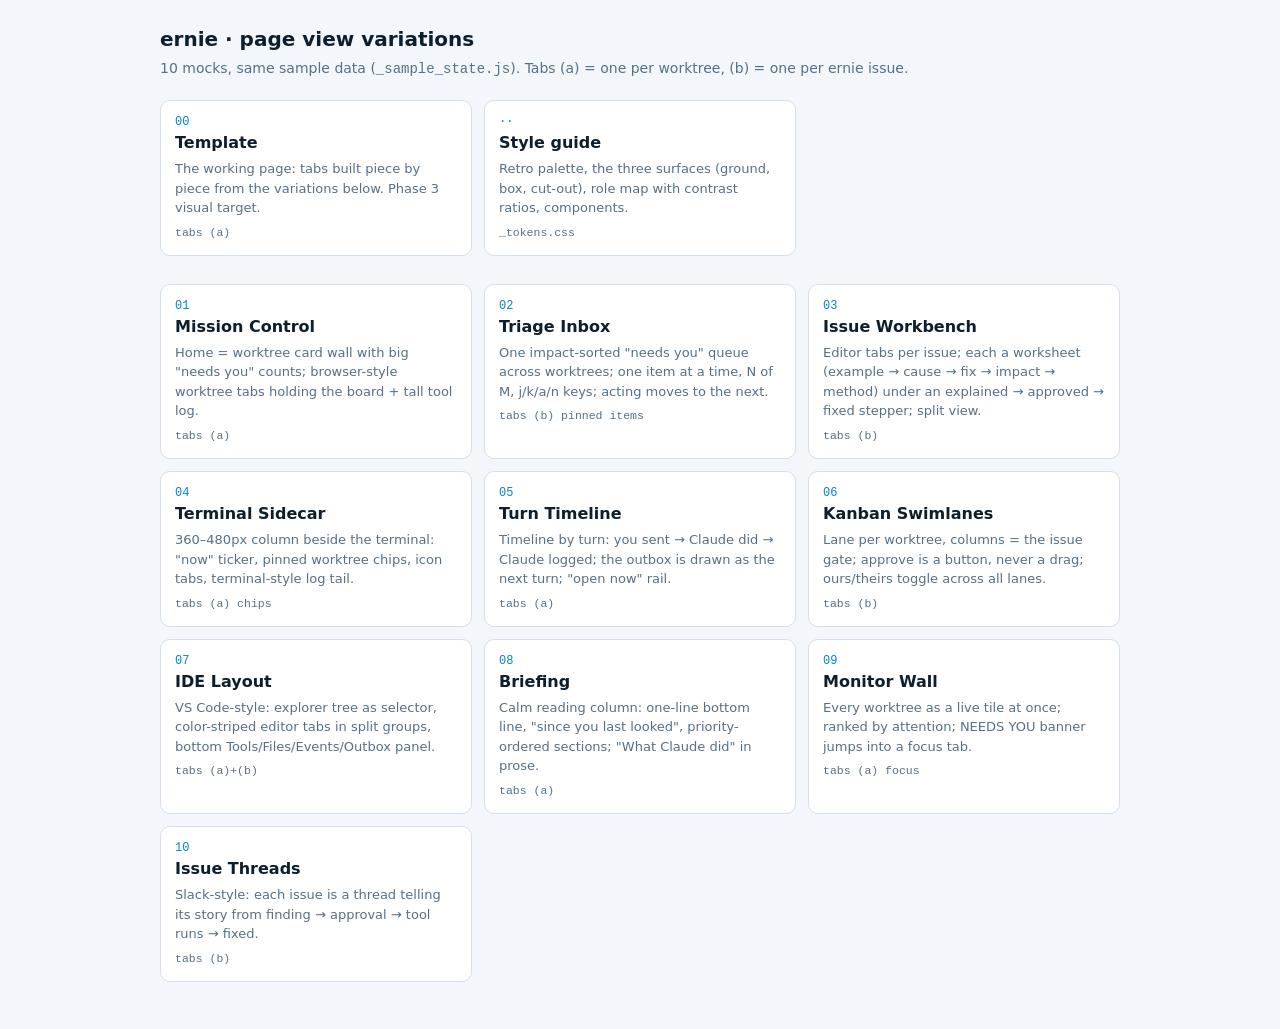
<file: .mem/artifacts/ref_ernie_views/index.html>
<!DOCTYPE html>
<html lang="en">
<head>
  <meta charset="utf-8">
  <meta name="viewport" content="width=device-width, initial-scale=1">
  <title>ernie view variations</title>
  <style>
    :root { --bg: #0a1520; --card: #0f1e2c; --text: #d8e6f2; --dim: #8299ae; --accent: #38bdf8; --border: #1c3246; color-scheme: dark; }
    @media (prefers-color-scheme: light) {
      :root:not([data-theme="dark"]) { --bg: #f3f7fb; --card: #fff; --text: #0d1f2e; --dim: #557087; --accent: #0284c7; --border: #d3dfea; color-scheme: light; }
    }
    * { box-sizing: border-box; }
    body { margin: 0; padding: 24px 16px 48px; background: var(--bg); color: var(--text); font: 14px/1.5 system-ui, sans-serif; }
    main { max-width: 960px; margin: 0 auto; }
    h1 { font-size: 20px; margin: 0 0 4px; }
    p.sub { color: var(--dim); margin: 0 0 20px; }
    .grid { display: grid; gap: 12px; grid-template-columns: repeat(auto-fill, minmax(280px, 1fr)); }
    a.card { display: block; padding: 14px; border: 1px solid var(--border); border-radius: 10px; background: var(--card); color: inherit; text-decoration: none; }
    a.card:hover { border-color: var(--accent); }
    .num { font: 12px ui-monospace, monospace; color: var(--accent); }
    .name { font-weight: 700; font-size: 16px; margin: 2px 0 4px; }
    .idea, .tabs { color: var(--dim); font-size: 13px; margin: 0; }
    .tabs { margin-top: 6px; font-family: ui-monospace, monospace; font-size: 11.5px; }
  </style>
</head>
<body>
<main>
  <h1>ernie · page view variations</h1>
  <p class="sub">10 mocks, same sample data (<code>_sample_state.js</code>). Tabs (a) = one per worktree, (b) = one per ernie issue.</p>
  <div class="grid" style="margin-bottom: 28px">
    <a class="card" href="00-template.html"><div class="num">00</div><div class="name">Template</div><p class="idea">The working page: tabs built piece by piece from the variations below. Phase 3 visual target.</p><p class="tabs">tabs (a)</p></a>
    <a class="card" href="style-guide.html"><div class="num">··</div><div class="name">Style guide</div><p class="idea">Retro palette, the three surfaces (ground, box, cut-out), role map with contrast ratios, components.</p><p class="tabs">_tokens.css</p></a>
  </div>
  <div class="grid">
    <a class="card" href="01-mission-control.html"><div class="num">01</div><div class="name">Mission Control</div><p class="idea">Home = worktree card wall with big "needs you" counts; browser-style worktree tabs holding the board + tall tool log.</p><p class="tabs">tabs (a)</p></a>
    <a class="card" href="02-triage-inbox.html"><div class="num">02</div><div class="name">Triage Inbox</div><p class="idea">One impact-sorted "needs you" queue across worktrees; one item at a time, N of M, j/k/a/n keys; acting moves to the next.</p><p class="tabs">tabs (b) pinned items</p></a>
    <a class="card" href="03-issue-workbench.html"><div class="num">03</div><div class="name">Issue Workbench</div><p class="idea">Editor tabs per issue; each a worksheet (example → cause → fix → impact → method) under an explained → approved → fixed stepper; split view.</p><p class="tabs">tabs (b)</p></a>
    <a class="card" href="04-terminal-sidecar.html"><div class="num">04</div><div class="name">Terminal Sidecar</div><p class="idea">360–480px column beside the terminal: "now" ticker, pinned worktree chips, icon tabs, terminal-style log tail.</p><p class="tabs">tabs (a) chips</p></a>
    <a class="card" href="05-turn-timeline.html"><div class="num">05</div><div class="name">Turn Timeline</div><p class="idea">Timeline by turn: you sent → Claude did → Claude logged; the outbox is drawn as the next turn; "open now" rail.</p><p class="tabs">tabs (a)</p></a>
    <a class="card" href="06-kanban-swimlanes.html"><div class="num">06</div><div class="name">Kanban Swimlanes</div><p class="idea">Lane per worktree, columns = the issue gate; approve is a button, never a drag; ours/theirs toggle across all lanes.</p><p class="tabs">tabs (b)</p></a>
    <a class="card" href="07-ide-layout.html"><div class="num">07</div><div class="name">IDE Layout</div><p class="idea">VS Code-style: explorer tree as selector, color-striped editor tabs in split groups, bottom Tools/Files/Events/Outbox panel.</p><p class="tabs">tabs (a)+(b)</p></a>
    <a class="card" href="08-briefing.html"><div class="num">08</div><div class="name">Briefing</div><p class="idea">Calm reading column: one-line bottom line, "since you last looked", priority-ordered sections; "What Claude did" in prose.</p><p class="tabs">tabs (a)</p></a>
    <a class="card" href="09-monitor-wall.html"><div class="num">09</div><div class="name">Monitor Wall</div><p class="idea">Every worktree as a live tile at once; ranked by attention; NEEDS YOU banner jumps into a focus tab.</p><p class="tabs">tabs (a) focus</p></a>
    <a class="card" href="10-issue-threads.html"><div class="num">10</div><div class="name">Issue Threads</div><p class="idea">Slack-style: each issue is a thread telling its story from finding → approval → tool runs → fixed.</p><p class="tabs">tabs (b)</p></a>
  </div>
</main>
</body>
</html>
</file>
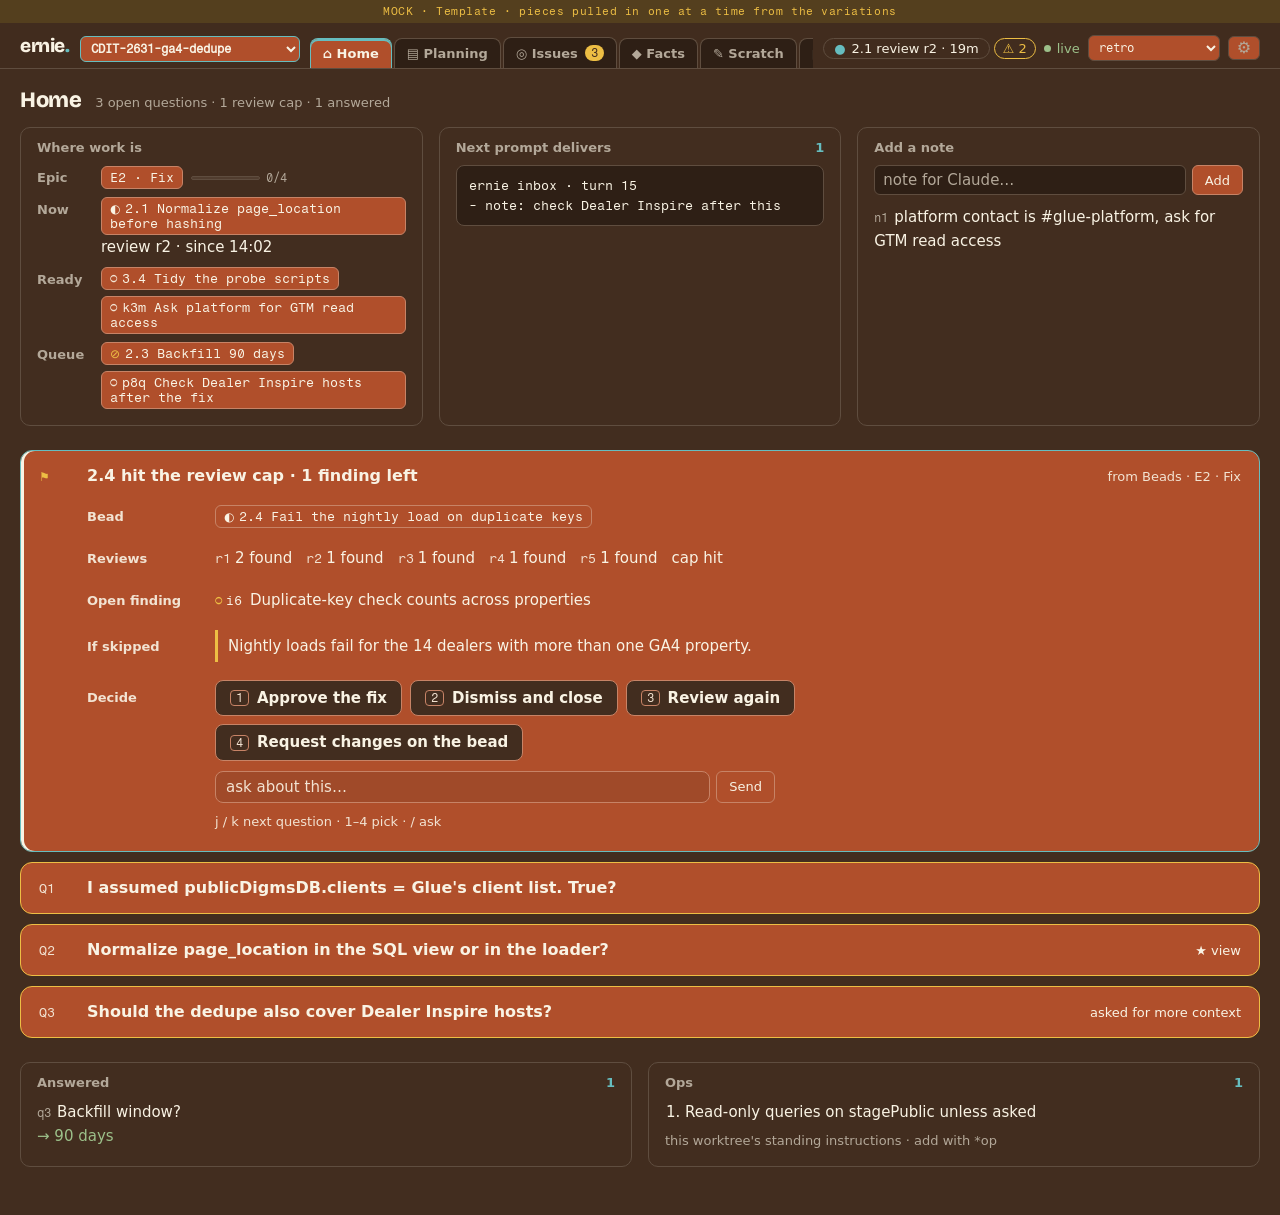
<file: .mem/artifacts/ref_ernie_views/00-template.html>
<!DOCTYPE html>
<!--
  TEMPLATE · shell taken from 01 Mission Control, filled one piece at a time.
  Tabs: ⌂ Home · ▤ Planning · ◎ Issues · ◆ Facts · ✎ Scratch · ▧ Files · ≡ Tool log.
  Worktree picker (P3 Q1, Q4): one select in the top bar picks the worktree every tab shows; no per-tab pickers, no "all".
    Grouped by repo; a worktree reads "· folder gone", "· off" or "· needs you" after its branch. Archived worktrees sit in
    an "Archived (N)" group. A banner above each tab: archived → Restore; folder gone → Archive (never auto-hidden);
    off → logging paused; an id collision (P4 F1) → "d1 collided … kept as d1′, rename by hand".
  Pieces so far:
    - Home tab: open questions for the picked worktree (items.jsonl, P4 Q1; replaces queue.md "qs", P4 Q2) as a focus list
      (picked from qcard-d): one line each with Q<n>, the question and its status (★ recommended, asked for more context,
      sent); the selected one opens with Context / If wrong / Example / Answer in a left gutter. Answer row: numbered
      choices, "need more context" (`question answer {more: true}`, stays open, A88) and an "other answer…" box (not on
      `assume` yes/no checks, A113). An answer queues for the session's next prompt with Undo until then.
      Keys: j/k move, 1–9 answer, m more context, u undo (hint under the selected question's answer row).
      Cap-hit cards (P6 Q6b) list above the questions: derived from Beads, not ernie questions (no Q<n>, never in
      Answered). One per bead that is in progress with reviews at the cap (settings Code review max) and a finding still
      waiting for approval: "2.4 hit the review cap · 1 finding left" with Bead · Reviews · Open finding · If skipped ·
      Decide (1 Approve the fix · 2 Dismiss and close · 3 Review again · 4 Request changes on the bead, note box) and an
      "ask about this…" field (`issue ask` on the finding). The same page ops run from the bead on Planning and the finding
      on Issues, so acting anywhere removes the card; its Undo line stays under the questions until the next prompt.
      Top row (three cards above the questions, stacked <900px): Where work is (active epic + bar; Now: the running bead
      and its stage (coding / review rN), else a running planning stage ("E3 · polish r2 · since 14:02"), else what waits
      on you, with "since" and a stalled flag; up to 3 `bd ready` beads: todo with every dep done; the queue in tick
      order) · Next prompt delivers (inbox preview: sample `pending` + page-queued
      events) · Add a note (`note add`). Below the questions, two columns: Answered · Ops (memory `## ops`, read-only, per
      branch). Session and Sync cards were dropped (git history).
    - Planning tab (data: `epics` + `adhoc` + `queue` in _sample_state.js; Beads fields not final): epic row on top, then
      two columns. Epic row: the worktree's epics with a done/total bar, then ◇ Ad hoc (beads with no epic; replaces
      queue.md "next", P4 Q2; always listed so + Bead has a home). Middle (orange: things you pick from only): the
      selected epic's goal, PRD chip, a "Plan & reviews" row (P6 Q2 B; status line: waiting on you: approve the … /
      <stage> rN running · since / building · N of M done · <bead> <stage>, stalled flag), then its beads. Bead rows: a
      queue tick (Beads workflow Q1/Q3: empty box, or the bead's place in the queue; todo and blocked beads only), status
      glyph, id, title; a ticked blocked bead reads "waiting on 2.1 · 2.2 (not ticked)"; a cap-hit bead has a ⚑ glyph
      (name on hover). Ad hoc ends with "+ Bead" (n): a form in the right column (title, description, priority, tick into
      the queue; the server runs `bd create -l wt:<branch>` at once, no Undo).
      Right column, one of: the bead (labels in a gutter, content capped at ~62ch: Status (todo → active → done, or
      blocked naming the unfinished deps; in progress adds its stage and since) · What · Notes · Priority · Done when ·
      Depends on / Unblocks (only when non-empty; click to jump, across epics) · Linked · Files · Commit · Reviews (`r1 1
      found · r2 running`, or `… r5 1 found · cap hit`); then the action row, last and pinned like Issues' Decide: Tick ·
      Review again (any bead; queued with Undo) · Send back (closed beads; note box → a bug bead discovered-from it, label
      review:user, pre-approved, ticked to the end of the queue; shows on Issues as "sent back · <bead>"). A cap-hit bead
      gets Decide instead: Approve the fix · Dismiss and close · Review again · Request changes · ask field). Linked also
      shows the reverse links the page computes (P4 Q3): decisions whose `ref` is this bead, findings from its code review.
      Or the epic detail (P6 Q2 B, key e; opens by default while a stage before Build is unfinished): Goal · Plan · Done
      when · PRD · Findings (PRD review). Plan = one row per P2 stage (PRD review · Approve PRD · Breakdown · Polish · Audit ·
      Approve breakdown · Build), stage name in a fixed column, then what happened (round tokens, "you approved · Oct 12",
      audit gaps / uncited / possible duplicates, "waiting on you · read the audit first"). The stage that waits on you
      carries the gate's actions (P6 Q3): Approve · Review again (PRD gate) or Polish again (breakdown gate; limited to
      ticked beads when any are ticked) · Request changes (note box) · "ask about this…" (D14), then a key hint. Approve
      resolves the gate at once; every answer queues for the next prompt with Undo. The Audit row opens the audit report
      (P6 Q4): every checked PRD section → the beads citing it (`cites` = metadata.prd), gaps marked; sections that frame
      the PRD (Problem, Goal, Scope, Risks, Open questions) listed as not checked; uncited beads; possible duplicates
      (titles-only pass). Or the PRD: ▤ PRD chip (P2: one PRD per epic, path from `spec_id`): plan state + review rounds
      from the epic's labels, path, section chips that scroll to each ## heading, the markdown at the reading measure.
      Keys: j/k (or [ ]) prev/next bead, { } prev/next epic, p PRD, e epic detail, n + Bead (Ad hoc), / ask, esc back
      (note box → audit → epic detail → bead). On the epic detail's gate: a approve, r review / polish again, c request
      changes. On a bead: t tick, r review again, b send back (closed). On a cap-hit bead: a approve the fix, d dismiss
      and close, r review again, c request changes.
    - Issues tab (from 03 Issue Workbench): findings (Beads bugs) grouped by epic, then Ad hoc (P3 Q2); waiting-for-approval
      first. Each row and worksheet names its source = parent: PRD review (epic), code review · <bead>, or ad hoc; the
      source pill opens it on Planning. Worksheet: labels in a gutter (same layout as Home's open questions): Status (text
      explained → approved → fixed) · Example (first: lead with an example) · Cause · Fix · If skipped · How sure · Linked ·
      Decide, always the last row and pinned to the window bottom: what happens next, then keyed Approve / Dismiss / Undo
      (dismiss = close with resolution=dismissed). Keys: j/k (or [ ]) prev/next, a approve, d dismiss, u undo.
    - Facts & decisions tab: left column decisions (text + why + a `→ bead` chip from `ref`, P4 Q3; a "collided" tag on
      F1 collisions) then glossary; right column facts with ✓ ~ ✗ badges (tap for the method, × to dismiss with Undo until
      the next prompt).
      Facts panel opens with filter pills that use the badge labels: All · ✓ verified · ~ inferred · ✗ unknown (data value
      `unchecked`, or no confidence), each with its count; tapping the active pill goes back to All.
      Each inferred / unknown fact has a ⌕ research pill (page op `fact research`, deferred to v2): queued for that
      session's next prompt → Claude spawns a subagent (Agent row + its tool calls land in the Tool log) → the answer updates
      the row (`fact set`, A123: badge → verified, method, corrected text with the old wording kept) or leaves a
      "no answer" note + retry. Mock: the next prompt is simulated 3 s after the click; outcomes come from RESEARCH_OUTCOMES.
    - Scratch tab: explanations Claude writes when you ask, each in a fixed format, one collapsible row per pad, newest
      on top (the newest starts open). Only `flow` so far: Asked (your words) · Traced with (one real example) · Steps
      (numbered; each says what happens, where in mono, and what it leaves behind after →) · End state. Read-only. Spec:
      "Scratch pads" (D13: `ernie scratch flow`, one git-tracked JSON file per pad, slots filled per kind). A Coming soon box under the
      pads lists other formats from ref_ernie_formats.md. Keys: j/k (or [ ]) prev/next pad (opens it), o open/close.
    - Files tab: every markdown file in the worktree's .ernie/mem/<branch>/artifacts/, listed by kind (filename prefix):
      PRD (one per epic, from the epics) · Plan · Spec · Ref · Other. The reader shows kind, updated time and author, the
      path, section chips (sticky) and the markdown at the reading measure. A PRD also shows its epic (opens Planning)
      and plan state + review rounds. Read-only: Claude writes these files; the page never edits them.
      Keys: j/k (or [ ]) prev/next file.
    - Tool log tab: the picked worktree's tool calls, newest first (A114: Bash shows its description only). Filters:
      session (P3 Q5; activity rows carry `sid`, Claude's and your item events don't, A123), tool, hide subagents,
      files only, + ernie events. A divider row marks each session change. Bash and Agent descriptions and item events
      read as prose (sans); paths, patterns and URLs stay mono. A new row lands every ~4 s on the working session.
    - Tab keys: g then h / p / i / f / s / a / l (Home, Planning, Issues, Facts, Scratch, Files, Tool log).
    - Now strip (P6 Q5, top bar, every tab): the worktree's Now derived from Beads (Beads workflow Q4), e.g.
      "● 2.1 review r2 · 19m", "● E1 approve PRD · 41m", "● 0.4 coding · 2h 23m · stalled". Mustard when it waits on you
      or stalled (stalled = something runs but the worktree's session isn't working). Click opens it on Planning (the
      bead, or the epic detail). Anything else waiting on you (gates, then beads with an open finding) gets a mustard
      "⚠ N" button beside it (ids in its tooltip; opens the first), so a running bead never hides a wait.
      Sample worktrees: dedupe = running bead + ⚠ 2 (E3 gate, 2.4 cap), gsc-backfill = PRD gate, ernie/main = stalled.
    - Settings (⚙ in the top bar, key `,`, esc closes): one panel, global (every repo; server keeps it in
      ~/.config/ernie/settings.json). Only the page or your own terminal changes it, never Claude: the numbers are what stop
      the agent loop from running away. Rows: Queue running / paused (applies at once; Claude finishes the step it's on) ·
      Polish batch (beads per polish agent, 3–20, default 10) · Polish rounds cap (2–8, default 5) · PRD review rounds and
      Code review rounds (min / max, 1–10, defaults 2 / 5). Number rows wait for Save; checked on Save (range, min ≤ max).
      Read-only block below: port (ERNIE_PORT), state folder (ERNIE_HOME), the picked worktree's repo kind (git config)
      and Beads auto-push (bd config); each is changed where it lives. Paused shows a "queue paused" pill in the top bar.
      Kept off the panel: context caps (dump 4 KB, inbox 8 KB, tied to Claude Code's hook output limit), server timings,
      approval gates and security checks.
  Data: _sample_state.js, loaded from this folder (same data as the 10 variations; P3/P4/P6 additions at the end).
  Colours: _tokens.css; map in style-guide.html. Top-bar select picks the scheme: retro (default; brown ground, burnt-orange
    boxes, cream text, teal accent), original dark or original light (the blue scheme with its grid). Remembered per browser.
-->
<html lang="en">
<head>
<meta charset="utf-8">
<meta name="viewport" content="width=device-width, initial-scale=1">
<title>ernie · Template</title>
<link rel="preconnect" href="https://fonts.googleapis.com">
<link rel="preconnect" href="https://fonts.gstatic.com" crossorigin>
<link href="https://fonts.googleapis.com/css2?family=Bricolage+Grotesque:opsz,wght@12..96,400..800&family=Fragment+Mono&display=swap" rel="stylesheet">
<link rel="stylesheet" href="_tokens.css">
<style>
  * { box-sizing: border-box; }
  body { margin: 0; font-family: var(--sans); font-size: 15px; line-height: 1.6; color: var(--text);
    background-color: var(--bg); overflow-x: hidden;
    background-image: linear-gradient(var(--grid) 1px, transparent 1px), linear-gradient(90deg, var(--grid) 1px, transparent 1px);
    background-size: 24px 24px; background-attachment: fixed; }
  code { font-family: var(--mono); font-size: .92em; }
  button { font: inherit; color: inherit; }
  .mock-banner { font: 11px var(--mono); text-align: center; padding: 5px 16px; background: var(--warn-bg); color: var(--warn-fg); letter-spacing: .05em; }

  @keyframes pulse { 0%, 100% { opacity: 1; } 50% { opacity: .3; } }
  .badge { font: 12px var(--mono); min-width: 18px; padding: 1px 6px; border-radius: 9px; background: var(--accent); color: var(--bg); text-align: center; }

  /* Top bar: brand · tabs · status */
  .topbar { position: sticky; top: 0; z-index: 50; display: flex; align-items: flex-end; gap: 10px; padding: 8px 20px 0;
    border-bottom: 1px solid var(--border); background: color-mix(in srgb, var(--bg) 90%, transparent); backdrop-filter: blur(8px); }
  .brand { font-family: var(--display); font-weight: 800; font-size: 19px; letter-spacing: -.02em; padding-bottom: 7px; }
  .brand span { color: var(--accent); }
  .tabstrip { display: flex; align-items: flex-end; gap: 2px; min-width: 0; flex: 1; overflow-x: auto; scrollbar-width: thin; }
  .tab { display: flex; align-items: center; border: 1px solid var(--border); border-bottom: none; border-radius: 8px 8px 0 0;
    background: var(--bg-recessed); color: var(--text-dim); flex: none; max-width: 260px; }
  .tab.active { background: var(--bg-card); color: var(--text); border-color: var(--border-accent); box-shadow: inset 0 2px 0 var(--accent); }
  .tab > button { background: none; border: 0; cursor: pointer; padding: 7px 12px; display: flex; align-items: center; gap: 7px;
    font: 600 13px var(--sans); min-width: 0; }
  .status { display: flex; align-items: center; gap: 8px; font: 13px var(--sans); color: var(--text-dim); padding-bottom: 7px; flex: none; }
  .live { color: var(--success); display: inline-flex; align-items: center; gap: 6px; }
  .live::before { content: ''; width: 7px; height: 7px; border-radius: 50%; background: var(--success); animation: pulse 1.8s infinite; }
  .icon-btn { background: var(--bg-card); border: 1px solid var(--border); border-radius: 6px; padding: 4px 10px; cursor: pointer; font: 12px var(--mono); }
  .icon-btn:hover { border-color: var(--accent); }
  .settings-btn { font: 16px/1 var(--sans); padding: 3px 8px; }
  .settings-btn[aria-expanded=true] { border-color: var(--accent); }
  .paused-pill { font: 600 12px var(--sans); padding: 1px 8px; border-radius: 9px; background: var(--warn-bg); color: var(--warn-fg); }

  /* Settings panel: opens under the top bar's ⚙, right-aligned */
  .settings { position: fixed; z-index: 60; top: 56px; right: 20px; width: min(600px, calc(100vw - 32px));
    max-height: calc(100dvh - 76px); overflow-y: auto; box-shadow: 0 12px 32px var(--shadow); }
  .settings .panel-body { display: grid; gap: 24px; padding: 8px 20px 20px; }
  .settings .sub { margin: 0 0 12px; }
  .settings .hint { margin: 4px 0 0; }
  .settings .gut { grid-template-columns: 130px minmax(0, 1fr); gap: 16px 18px; }
  .settings input[type=number] { width: 72px; font: 13px var(--mono); padding: 4px 6px; border-radius: 6px;
    border: 1px solid var(--border); background: var(--bg-raised); color: var(--text); }
  .settings .pair { display: inline-flex; flex-wrap: wrap; align-items: baseline; gap: 6px 10px; }
  .settings .err { color: var(--warning-text); font-size: 13px; }
  .settings .ro { font: 13px var(--mono); }
  .settings .ro + .hint { display: inline; margin: 0 0 0 10px; }
  .settings .kbtn[aria-pressed=true] { background: var(--bg-raised); border-color: var(--accent); }
  .settings .kbtn[aria-pressed=false] { color: var(--text-dim); }
  .settings .actions { display: flex; flex-wrap: wrap; align-items: center; gap: 8px 12px; padding-top: 4px; }
  .settings .actions .msg { font-size: 13px; line-height: 1.45; color: var(--text-dim); flex: 1 1 200px; }
  .btn[disabled] { opacity: .5; cursor: default; }
  @media (max-width: 720px) { .settings { right: 16px; top: 96px; max-height: calc(100dvh - 112px); } }
  @media (max-width: 640px) { .settings .gut { grid-template-columns: minmax(0, 1fr); gap: 4px; } .settings .gut dd { margin-bottom: 12px; } }

  @media (max-width: 720px) {
    .topbar { flex-wrap: wrap; padding: 8px 16px 0; }
    .status { margin-left: auto; }
    .tabstrip { order: 3; flex-basis: 100%; }
  }

  main { max-width: 1680px; margin: 0 auto; padding: 16px 20px 48px; }
  @media (max-width: 720px) { main { padding: 12px 16px 48px; } }

  /* Empty tab body */
  .canvas { min-height: calc(100dvh - 140px); border: 1.5px dashed var(--border); border-radius: 12px;
    display: flex; flex-direction: column; align-items: center; justify-content: center; gap: 6px; text-align: center; padding: 24px 16px; }
  .canvas h1 { margin: 0; font: 800 20px var(--display); letter-spacing: -.02em; overflow-wrap: anywhere; }
  .canvas p { margin: 0; font: 13px/1.45 var(--sans); color: var(--text-dim); overflow-wrap: anywhere; }

  /* Tab header: title + meta */
  .tab-head { display: flex; flex-wrap: wrap; align-items: baseline; gap: 8px 14px; margin: 2px 0 14px; }
  .tab-head h1 { margin: 0; font: 800 22px var(--display); letter-spacing: -.02em; }
  .tab-head .meta { font: 13px/1.45 var(--sans); color: var(--text-dim); }
  select.wt-pick, .filters select, select.scheme-pick { max-width: 100%; font: 12px var(--mono); background: var(--bg-card); color: var(--text);
    border: 1px solid var(--border); border-radius: 6px; padding: 4px 6px; }

  /* Worktree picker (top bar) + worktree banners */
  .wt-pick-wrap { padding-bottom: 6px; flex: none; max-width: 220px; min-width: 0; }
  select.wt-pick { font-weight: 600; border-color: var(--border-accent); width: 100%; }
  .wt-banner { display: flex; flex-wrap: wrap; align-items: center; gap: 8px 12px; margin: 0 0 14px; padding: 8px 12px; border-radius: 8px;
    font: 13px/1.45 var(--sans); border: 1px solid var(--border); background: var(--bg-card); overflow-wrap: anywhere; }
  .wt-banner.warn { border-color: var(--warning); background: var(--warn-bg); color: var(--warn-fg); }
  .wt-banner.dim { color: var(--text-dim); border-style: dashed; }
  .wt-banner span { flex: 1 1 260px; }

  /* Panels (from 01) */
  .panel { background: var(--bg-card); border: 1px solid var(--box-edge); border-radius: 10px; min-width: 0; }
  .panel-head { display: flex; align-items: center; justify-content: space-between; gap: 8px; flex-wrap: wrap; padding: 12px 16px 4px;
    font: 600 13px/1.3 var(--sans); color: var(--text-dim); }
  .panel-head .count { color: var(--text-accent); }
  .panel-body { padding: 12px 16px 16px; min-width: 0; }
  .panel-head + .panel-body { padding-top: 4px; }
  .empty { color: var(--text-dim); font-size: 13px; line-height: 1.45; padding: 4px 0; }
  .hint { font: 13px/1.45 var(--sans); color: var(--text-dim); }
  .item-id { font: 12px var(--mono); color: var(--text-dim); margin-right: 6px; }
  .sub { font: 600 13px/1.3 var(--sans); color: var(--text-dim); margin: 14px 0 6px; }
  .sub:first-child { margin-top: 0; }
  .wt { font: 12px var(--mono); color: var(--text-accent); background: var(--accent-soft); border-radius: 4px; padding: 0 6px; margin-right: 6px; white-space: nowrap; }
  .collided { font: 12px var(--mono); color: var(--warn-fg); background: var(--warn-bg); border-radius: 4px; padding: 0 6px; margin-left: 6px; white-space: nowrap; }
  .dec .refs { margin-top: 4px; }

  /* Facts & decisions */
  .fd-grid { display: grid; gap: 16px; align-items: start; grid-template-columns: minmax(0, 1fr) minmax(0, 1fr); }
  @media (max-width: 860px) { .fd-grid { grid-template-columns: minmax(0, 1fr); } }
  .fd-col { display: flex; flex-direction: column; gap: 16px; min-width: 0; }
  .dec { overflow-wrap: break-word; }
  .dec + .dec { margin-top: 16px; }
  .dec b { font-weight: 600; display: block; } .dec .why { font-size: 13px; line-height: 1.45; color: var(--text-dim); }
  .facts { list-style: none; margin: 0; padding: 0; display: grid; gap: 12px; }
  /* badge · id · text · dismiss on one grid, so ids and text start at the same x whatever the badge width */
  .facts li { display: grid; grid-template-columns: 88px 28px minmax(0, 1fr) 24px; align-items: baseline; overflow-wrap: break-word; }
  .facts li > .conf { justify-self: start; margin-right: 0; white-space: nowrap; }
  .facts li > .item-id { margin-right: 0; }
  .facts li > .method { grid-column: 3 / -1; }
  .dismiss { width: 22px; height: 22px; border-radius: 5px; border: 1px solid transparent; background: none; cursor: pointer; color: var(--text-dim); }
  .dismiss:hover { border-color: var(--border); color: var(--error); }
  .conf { font: 12px var(--mono); padding: 1px 6px; border-radius: 4px; border: 0; cursor: pointer; margin-right: 6px; vertical-align: 1px; }
  button.conf:hover { text-decoration: underline; }
  .c-verified { background: var(--pass-bg); color: var(--pass-fg); } .c-inferred { background: var(--warn-bg); color: var(--warn-fg); }
  .c-unchecked { background: var(--bg-raised); color: var(--text-dim); border: 1px dashed var(--text-dim); }
  .method { font: 13px/1.5 var(--mono); color: var(--text-dim); margin: 5px 0 2px; padding: 5px 8px; border-left: 2px solid var(--border-accent); overflow-wrap: anywhere; }
  .gloss { margin: 0; display: grid; grid-template-columns: auto minmax(0,1fr); gap: 6px 12px; align-items: baseline; font-size: 15px; line-height: 1.6; }
  .gloss dt { font: 13px/1.6 var(--mono); color: var(--text-accent); } .gloss dd { margin: 0; overflow-wrap: break-word; }
  .pills { display: flex; flex-wrap: wrap; gap: 6px; margin: 0 0 16px; }
  .fpill { font: 12px var(--mono); padding: 2px 10px; border-radius: 12px; border: 1px solid var(--border); background: var(--bg-recessed); color: var(--text-dim); cursor: pointer; }
  .fpill:hover { border-color: var(--accent); }
  .fpill .n { opacity: .7; margin-left: 5px; }
  .fpill.on { border-color: transparent; }
  .fpill.on.k-all { background: var(--accent); color: var(--bg); }
  .fpill.on.k-verified { background: var(--pass-bg); color: var(--pass-fg); }
  .fpill.on.k-inferred { background: var(--warn-bg); color: var(--warn-fg); }
  .fpill.on.k-unchecked { background: var(--bg-raised); color: var(--text); border: 1px dashed var(--text-dim); }
  .queued { font: 13px/1.45 var(--sans); color: var(--warning-text); margin-top: 10px; overflow-wrap: anywhere; }
  .rpill { font: 12px var(--mono); padding: 1px 8px; margin-left: 8px; border-radius: 10px; border: 1px solid var(--border-accent);
    background: var(--accent-soft); color: var(--text-accent); cursor: pointer; vertical-align: 1px; white-space: nowrap; }
  .rpill:hover { border-color: var(--accent); }
  .rpill.wait { cursor: default; border-style: dashed; background: none; color: var(--warning-text); border-color: var(--warning); }
  .rpill.running { cursor: default; background: none; }
  .rpill.running::before { content: ''; display: inline-block; width: 8px; height: 8px; margin-right: 5px; border-radius: 50%;
    border: 1.5px solid currentColor; border-right-color: transparent; animation: spin .8s linear infinite; vertical-align: -1px; }
  @keyframes spin { to { transform: rotate(360deg); } }
  .found { border-left-color: var(--success); } .found s { opacity: .7; }
  .no-answer { border-left-color: var(--warning); }

  /* Issues: list + worksheet (from 03) */
  .is-grid { display: grid; gap: 16px; align-items: start; grid-template-columns: minmax(0, 340px) minmax(0, 1fr); }
  @media (max-width: 900px) { .is-grid { grid-template-columns: minmax(0, 1fr); } }
  .is-list { position: sticky; top: 64px; }
  @media (max-width: 900px) { .is-list { position: static; } }
  .is-group { font: 600 13px/1.3 var(--sans); color: var(--text-dim); margin: 12px 4px 4px; display: flex; justify-content: space-between; }
  .is-group:first-child { margin-top: 0; }
  .is-row { width: 100%; display: grid; grid-template-columns: 14px auto minmax(0, 1fr) auto; gap: 7px; align-items: baseline; border: 0; border-radius: 6px;
    background: none; padding: 7px 6px; text-align: left; cursor: pointer; }
  .is-row:hover { background: var(--bg-recessed); } .is-row.sel { background: var(--accent-soft); }
  .is-row .t { font-size: 15px; line-height: 1.35; overflow-wrap: anywhere; }
  .is-row.sel .t { font-weight: 600; }
  .is-row .t .wt { margin: 4px 0 0; display: inline-block; }
  .is-row.st-fixed .t, .is-row.st-dropped .t { color: var(--text-dim); }
  .is-row.st-dropped .t { text-decoration: line-through; }
  .is-row .id, .is-row .cf { font: 12px var(--mono); color: var(--text-dim); }
  .g { font: 12px var(--mono); text-align: center; }
  .g--explained { color: var(--warning); } .g--approved { color: var(--accent); } .g--fixed { color: var(--success); } .g--dropped { color: var(--text-dim); }
  .legend { margin-top: 24px; font: 13px/1.45 var(--sans); color: var(--text-dim); padding: 0 4px; }
  .ws { max-width: 780px; }
  .ws-meta { display: flex; flex-wrap: wrap; gap: 8px; align-items: center; font: 13px/1.45 var(--sans); color: var(--text-dim); }
  .ws h2 { font-family: var(--display); font-size: 20px; line-height: 1.3; font-weight: 700; margin: 8px 0 22px; letter-spacing: -.01em; overflow-wrap: break-word; }
  .ws h2 .id { font: 13px var(--mono); color: var(--text-dim); margin-right: 4px; }
  .pill { font: 12px var(--mono); padding: 1px 8px; border-radius: 10px; white-space: nowrap; }
  .p-ours { background: var(--info-bg); color: var(--info-fg); } .p-other { background: var(--warn-bg); color: var(--warn-fg); }
  .p-src { background: var(--bg-raised); color: var(--text-dim); border: 1px solid var(--border); cursor: pointer; }
  .p-src:hover { border-color: var(--accent); }
  .is-row .src { display: block; font: 13px/1.45 var(--sans); color: var(--text-dim); margin-top: 2px; }
  .quote { margin-top: 8px; font: 13px/1.45 var(--sans); color: var(--text-accent); }
  .btn { font: 13px var(--sans); padding: 6px 12px; border-radius: 6px; border: 1px solid var(--border); background: var(--bg-card); cursor: pointer; }
  .btn:hover { border-color: var(--accent); } .btn--primary { background: var(--accent); border-color: var(--accent); color: var(--bg); }
  .btn--danger:hover { border-color: var(--error); color: var(--error); }
  .tbl-wrap { overflow-x: auto; border: 1px solid var(--box-edge); border-radius: 8px; background: var(--bg-card); }
  .tbl-wrap table { border-collapse: collapse; width: 100%; font: 13px/1.5 var(--mono); }
  .tbl-wrap th, .tbl-wrap td { padding: 6px 10px; border-bottom: 1px solid var(--border); text-align: left; vertical-align: top; white-space: nowrap; }
  .tbl-wrap thead th { color: var(--text-dim); font-weight: 400; background: var(--bg-recessed); }
  .tbl-wrap tbody th { color: var(--text-accent); font-weight: 400; white-space: nowrap; }
  .tbl-wrap tr:last-child td, .tbl-wrap tr:last-child th { border-bottom: 0; }
  .ok { color: var(--success); } .bad { color: var(--error); }
  .ex-title { font-weight: 600; margin-bottom: 6px; } .cap { font-size: 13px; line-height: 1.45; color: var(--text-dim); margin: 6px 0 0 !important; }
  .run { font: 13px/1.45 var(--sans); color: var(--text-dim); margin-top: 4px; } .run code { color: var(--text-accent); }
  .impact { border-left: 3px solid var(--warning); padding: 4px 0 4px 10px; }
  .cmd { position: relative; margin-top: 6px; }
  .cmd pre { margin: 0; padding: 10px 70px 10px 12px; border-radius: 8px; background: var(--bg-recessed); border: 1px solid var(--border); font: 13px/1.5 var(--mono); white-space: pre-wrap; overflow-wrap: anywhere; }
  .cmd button { position: absolute; top: 6px; right: 6px; }
  /* Linked rows: one sans line, id in mono, the reason as a dim suffix */
  .linked { display: grid; gap: 6px; font-size: 15px; line-height: 1.6; }
  .lid { font: 13px var(--mono); color: var(--text-accent); margin-right: 8px; background: none; border: 0; padding: 0; }
  button.lid { cursor: pointer; } button.lid:hover { text-decoration: underline; }
  .lid .g { margin-right: 4px; }
  .linked .why { font-size: 13px; color: var(--text-dim); margin-left: 6px; }
  /* Decide: pinned to the bottom of the window so the action row sits in one spot whatever the example's height */
  .gut.decide { position: sticky; bottom: 0; z-index: 2; margin-top: 24px; padding: 14px 0 16px; background: var(--bg); border-top: 1px solid var(--border); }
  .decide .msg { margin: 0 0 8px; font-size: 13px; line-height: 1.45; color: var(--text-dim); }
  .ws-foot { display: flex; justify-content: space-between; gap: 8px; margin-top: 32px; font: 13px/1.45 var(--sans); color: var(--text-dim); align-items: center; flex-wrap: wrap; }

  /* Home: open questions */
  /* Home: status cards in one row on top, then the questions, then Answered | Ops below them */
  .home-top { display: grid; gap: 16px; grid-template-columns: repeat(3, minmax(0, 1fr)); margin-bottom: 24px; }
  @media (max-width: 899px) { .home-top { grid-template-columns: minmax(0, 1fr); } }
  .home-bottom { display: grid; gap: 16px; grid-template-columns: repeat(2, minmax(0, 1fr)); margin-top: 24px; }
  @media (max-width: 640px) { .home-bottom { grid-template-columns: minmax(0, 1fr); } }
  /* Open questions: focus list (one line each, the selected one opens; labels in a left gutter) */
  .qf-keys { font: 13px/1.45 var(--sans); color: var(--text-dim); margin-top: 10px; }
  .qf-item { border: 1px solid var(--box-edge); border-radius: 12px; background: var(--bg-card); margin-bottom: 10px; overflow: hidden; min-width: 0; }
  .qf-item.sel { border-color: var(--border-accent); box-shadow: inset 3px 0 0 var(--accent); }
  .qf-line { display: grid; grid-template-columns: 34px minmax(0, 1fr) auto; gap: 14px; align-items: baseline; width: 100%; padding: 14px 18px;
    border: 0; background: none; text-align: left; cursor: pointer; }
  .qf-line .n { font: 13px var(--mono); color: var(--text-dim); }
  .qf-line .t { font-size: 16px; font-weight: 600; line-height: 1.35; overflow-wrap: break-word; min-width: 0; }
  .qf-line .s { font: 13px/1.45 var(--sans); color: var(--text-dim); white-space: nowrap; }
  .qf-line .s.rec { color: var(--text-accent); } .qf-line .s.warn { color: var(--warning-text); }
  @media (max-width: 640px) { .qf-line { grid-template-columns: 28px minmax(0, 1fr); } .qf-line .s { grid-column: 2; white-space: normal; } }
  .qf-body { padding: 4px 18px 20px 66px; }
  @media (max-width: 640px) { .qf-body { padding-left: 18px; } }
  /* Detail gutter (questions, findings, beads): labels in a left column, content capped at a reading measure */
  .gut { display: grid; grid-template-columns: 110px minmax(0, 1fr); gap: 18px 18px; align-items: baseline; margin: 0; }
  @media (max-width: 640px) { .gut { grid-template-columns: minmax(0, 1fr); gap: 4px; } .gut dd { margin-bottom: 12px; } }
  .gut dt { font: 600 13px/1.3 var(--sans); color: var(--text-dim); }
  .gut dd { margin: 0; max-width: 62ch; font-size: 15px; line-height: 1.6; min-width: 0; overflow-wrap: break-word; }
  .gut dd.wide { max-width: none; }
  .gut dd.impact { color: var(--warning-text); }
  .gut dd .dim { color: var(--text-dim); }
  .gut dd .cmd { margin-top: 6px; }
  .steps { color: var(--text-dim); }
  .steps b { font-weight: 400; color: var(--text-accent); background: var(--accent-soft); padding: 1px 7px; border-radius: 5px; }
  .steps .past { color: var(--success); }
  .steps.off { text-decoration: line-through; }
  .kbtns { display: flex; flex-wrap: wrap; gap: 8px; align-items: center; }
  .kbtn { display: inline-flex; align-items: center; gap: 8px; font: 600 15px/1.35 var(--sans); padding: 7px 14px; border-radius: 8px;
    border: 1.5px solid var(--border); background: var(--bg-recessed); cursor: pointer; }
  .kbtn:hover, .kbtn.rec { border-color: var(--accent); }
  .kbtn.danger:hover { border-color: var(--error); color: var(--error); }
  .kbtn kbd { font: 12px var(--mono); padding: 0 5px; border-radius: 4px; border: 1px solid var(--border); color: var(--text-dim); }
  .kbtn small { font: 400 13px var(--sans); color: var(--text-accent); }
  .qf-sent { display: flex; flex-wrap: wrap; align-items: center; gap: 10px; font: 13px/1.45 var(--sans); color: var(--warning-text); }
  .other { display: flex; gap: 6px; min-width: 0; margin-top: 10px; max-width: 460px; }
  .other input { flex: 1; min-width: 0; font: 15px var(--sans); padding: 6px 10px; border-radius: 8px; border: 1px solid var(--border); background: var(--bg-recessed); color: var(--text); }
  .kv { display: grid; gap: 8px; font-size: 15px; line-height: 1.6; overflow-wrap: anywhere; }
  /* Reason: chips are inline-blocks whose baseline is their last line, so labels align to the top instead */
  .kv > div { display: grid; grid-template-columns: 56px minmax(0, 1fr); gap: 8px; align-items: start; }
  .kv .k { font: 600 13px/1.3 var(--sans); color: var(--text-dim); padding-top: 5px; }
  .kv .bar { display: inline-flex; width: 96px; vertical-align: middle; margin: 0 0 0 8px; }
  .inbox { margin: 0; padding: 10px 12px; border-radius: 8px; background: var(--bg-recessed); border: 1px solid var(--border); font: 13px/1.5 var(--mono); overflow-wrap: break-word; }
  .inbox div + div { padding-left: 2ch; text-indent: -2ch; }
  .ops { margin: 0; padding-left: 20px; font-size: 15px; line-height: 1.6; display: grid; gap: 4px; overflow-wrap: anywhere; }
  .note-form { display: flex; gap: 6px; }
  .note-form input { flex: 1; min-width: 0; font: 15px var(--sans); padding: 5px 8px; border-radius: 6px; border: 1px solid var(--border); background: var(--bg-recessed); color: var(--text); }
  :is(.other, .note-form) input::placeholder { color: var(--text-dim); opacity: 1; }
  .answered { list-style: none; margin: 0; padding: 0; display: grid; gap: 8px; font-size: 15px; line-height: 1.6; }
  .answered li { overflow-wrap: anywhere; } .answered .a { color: var(--success); }

  /* Planning: epic row on top, then beads | bead detail */
  .pl-grid { display: grid; gap: 16px; align-items: start; grid-template-columns: minmax(0, 320px) minmax(0, 1fr); }
  .pl-phases { grid-column: 1 / -1; }
  @media (max-width: 1199px) { .pl-grid { grid-template-columns: minmax(0, 280px) minmax(0, 1fr); } }
  @media (max-width: 799px) { .pl-grid { grid-template-columns: minmax(0, 1fr); } }
  .pl-col { position: sticky; top: 64px; max-height: calc(100dvh - 80px); overflow-y: auto; }
  .pl-col.pl-phases { position: static; max-height: none; }
  @media (max-width: 799px) { .pl-col { position: static; max-height: none; } }
  .ph-row, .bd-row { width: 100%; display: grid; gap: 7px; align-items: baseline; border: 0; border-radius: 6px;
    background: none; padding: 7px 6px; text-align: left; cursor: pointer; }
  .ph-row { grid-template-columns: 14px auto minmax(0, 1fr); }
  .bd-row { grid-template-columns: 14px auto minmax(0, 1fr); }
  .ph-row:hover, .bd-row:hover { background: var(--bg-recessed); }
  .ph-row.sel, .bd-row.sel { background: var(--accent-soft); }
  .ph-row .id, .bd-row .id { font: 12px var(--mono); color: var(--text-dim); }
  .ph-row .t, .bd-row .t { font-size: 15px; line-height: 1.35; overflow-wrap: anywhere; min-width: 0; }
  .ph-row .t b { font-weight: 400; display: block; }
  .ph-row.sel .t b, .bd-row.sel .t { font-weight: 600; }
  .bd-row.st-done .t { color: var(--text-dim); }
  .bd-row .why { display: block; font: 13px/1.45 var(--sans); color: var(--warning-text); margin-top: 2px; }
  .g--todo { color: var(--text-dim); } .g--active { color: var(--accent); } .g--done { color: var(--success); } .g--blocked { color: var(--warning); }
  .bar { display: flex; align-items: center; gap: 6px; margin-top: 4px; font: 12px var(--mono); color: var(--text-dim); }
  .bar i { flex: 1; height: 4px; border-radius: 2px; background: var(--bg-raised); border: 1px solid var(--border); overflow: hidden; display: block; }
  .bar i b { display: block; height: 100%; background: var(--success); }
  .ph-goal { font-size: 13px; line-height: 1.45; color: var(--text-dim); margin: 0 4px 10px; overflow-wrap: break-word; }
  .checks { list-style: none; margin: 0; padding: 0; display: grid; gap: 4px; font-size: 15px; line-height: 1.6; }
  .checks li { display: grid; grid-template-columns: 18px minmax(0, 1fr); gap: 6px; overflow-wrap: anywhere; }
  .checks li::before { content: '☐'; color: var(--text-dim); font-family: var(--mono); }
  .checks li.on { color: var(--text-dim); } .checks li.on::before { content: '☑'; color: var(--success); }
  .ph-checks { margin: 24px 4px 0; }
  .chips { display: flex; flex-wrap: wrap; gap: 6px; }
  .chip { font: 13px var(--mono); padding: 3px 8px; border-radius: 6px; border: 1px solid var(--border); background: var(--bg-card); cursor: pointer; text-align: left; }
  .chip:hover { border-color: var(--accent); }
  .chip .g { margin-right: 5px; }
  .chip kbd { font: 11px var(--mono); margin-left: 6px; padding: 0 4px; border-radius: 3px; border: 1px solid var(--border); color: var(--text-dim); }
  .blocked-msg { font: 12px var(--mono); color: var(--warning-text); margin-top: 6px; }
  .files { list-style: none; margin: 0; padding: 0; font: 13px var(--mono); color: var(--text-accent); display: grid; gap: 3px; overflow-wrap: anywhere; }
  .prd-open { margin: -4px 4px 12px; }
  .prd-open .chip[aria-pressed="true"] { border-color: var(--accent); }
  /* PRD reader: replaces the bead detail; body capped at the reading measure */
  .prd-path { font: 13px var(--mono); color: var(--text-accent); margin: -14px 0 14px; overflow-wrap: anywhere; }
  .prd-toc { display: flex; flex-wrap: wrap; gap: 6px; margin-bottom: 22px; position: sticky; top: 52px; z-index: 2; padding: 10px 0; background: var(--bg); }
  .md { max-width: 62ch; font-size: 15px; line-height: 1.6; overflow-wrap: break-word; }
  .md h3 { font: 600 17px/1.35 var(--sans); margin: 26px 0 8px; scroll-margin-top: 140px; }
  .md h4 { font: 600 15px/1.35 var(--sans); margin: 18px 0 6px; }
  .md p { margin: 0 0 12px; }
  .md ul, .md ol { margin: 0 0 12px; padding-left: 22px; display: grid; gap: 4px; }
  .md code { color: var(--text-accent); }
  .md pre { margin: 0 0 12px; padding: 10px 12px; border-radius: 8px; background: var(--bg-recessed); border: 1px solid var(--border);
    font: 13px/1.5 var(--mono); overflow-x: auto; }
  .md pre code { color: var(--text); }
  .pl-phases .panel-body { display: flex; flex-wrap: wrap; gap: 4px; }
  .pl-phases .ph-row { width: auto; }
  .pl-phases .bar i { flex: 1 0 56px; }
  /* Queue tick on bead rows: an empty box, or the bead's place in the queue */
  .bd-item { display: grid; grid-template-columns: 22px minmax(0, 1fr); align-items: start; }
  .tick { width: 18px; height: 18px; margin-top: 8px; padding: 0; border-radius: 4px; border: 1.5px solid var(--border); background: none;
    cursor: pointer; font: 12px/15px var(--mono); color: var(--text); text-align: center; }
  .tick:hover { border-color: var(--accent); }
  .tick[aria-pressed=true] { background: var(--bg-raised); border-color: var(--accent); }
  .bd-row .capg { margin-left: 6px; }
  .bd-row.add { grid-template-columns: minmax(0, 1fr); margin-top: 8px; }
  .bd-row.add .t { font-size: 13px; color: var(--text-dim); }
  .bd-row.add kbd, .now-keys kbd { font: 12px var(--mono); margin-left: 6px; padding: 0 4px; border-radius: 3px; border: 1px solid var(--border); }
  .ep-row .why.dim { color: var(--text-dim); }

  /* Epic detail: the Plan list (stage name column, then what happened), gate actions, audit report */
  .tl { list-style: none; margin: 0; padding: 0; display: grid; gap: 10px; }
  .tl li { display: grid; grid-template-columns: 16px 11em minmax(0, 1fr); gap: 0 12px; align-items: baseline; }
  .tl .lbl, .tl .det { line-height: 1.45; min-width: 0; overflow-wrap: anywhere; }
  .tl li.st-todo .lbl, .tl li.st-todo .det { color: var(--text-dim); }
  .tl li.st-waiting .lbl { color: var(--warning-text); font-weight: 600; }
  .tl .gate { grid-column: 3; margin: 12px 0 8px; }
  .stage-link { font: inherit; color: var(--text-accent); background: none; border: 0; padding: 0; cursor: pointer; text-align: left; }
  .stage-link:hover { text-decoration: underline; }
  .warn-txt { color: var(--warning-text); }
  .rnds { display: inline-flex; flex-wrap: wrap; gap: 2px 14px; }
  .rnd { white-space: nowrap; }
  .rnd .n { font: 13px var(--mono); color: var(--text-dim); margin-right: 4px; }
  .rnd.clean { color: var(--success); } .rnd.now { color: var(--text-accent); } .rnd.over { color: var(--warning-text); }
  .aud { display: grid; grid-template-columns: 11em minmax(0, 1fr); gap: 10px 12px; align-items: baseline; }
  .aud .gap { color: var(--warning-text); }
  .gut dd > p.hint { margin: 8px 0 0; }
  .gut dd > .chips + .chips { margin-top: 8px; }
  /* Page ops with a note (Request changes, Send back) and the ask field share the answer box's layout */
  .other.op-note { max-width: 560px; }
  .other.ask { max-width: 560px; }
  .other + .qf-sent, .qf-sent + .qf-sent, .kbtns + .qf-sent { margin-top: 8px; }
  .now-keys { font: 13px/1.45 var(--sans); color: var(--text-dim); margin-top: 10px; }
  .done-msg { font: 13px/1.45 var(--sans); color: var(--success); margin: 0 0 8px; }
  /* + Bead form (Ad hoc) */
  .bead-form :is(input[type=text], textarea, select) { width: 100%; max-width: 62ch; font: 15px var(--sans); padding: 6px 10px; border-radius: 8px;
    border: 1px solid var(--border); background: var(--bg-recessed); color: var(--text); }
  .bead-form .gut select { width: auto; }
  /* Reason: a textarea's baseline is its last line, so labels line up with the top of each field instead */
  .bead-form .gut:not(.decide) { align-items: start; }
  .bead-form .gut:not(.decide) dt { padding-top: 8px; }
  .bead-form textarea { min-height: 96px; resize: vertical; line-height: 1.5; }
  .bead-form :is(input, textarea)::placeholder { color: var(--text-dim); opacity: 1; }
  .bead-form label { display: inline-flex; align-items: center; gap: 8px; cursor: pointer; }

  /* Now strip (top bar, every tab): what Claude is on; mustard when it waits on you or stalled */
  .now-strip { max-width: 260px; overflow: hidden; text-overflow: ellipsis; white-space: nowrap; font: 13px var(--sans); padding: 2px 10px;
    border-radius: 12px; border: 1px solid var(--border); background: none; color: var(--text); cursor: pointer; }
  .now-strip::before { content: '●'; margin-right: 6px; color: var(--accent); }
  .now-strip:hover { border-color: var(--accent); }
  .now-strip.warn { border-color: var(--warning); color: var(--warning-text); }
  .now-strip.warn::before { color: var(--warning); }
  .now-wait { margin-left: 4px; white-space: nowrap; font: 13px var(--sans); padding: 2px 8px; border-radius: 12px;
    border: 1px solid var(--warning); background: none; color: var(--warning-text); cursor: pointer; }
  .now-wait:hover { border-color: var(--warning-text); }

  /* Scratch: collapsible pads on the ground (reading panels), newest first */
  .sc-item { margin-bottom: 10px; overflow: hidden; }
  .sc-item.sel { border-color: var(--border-accent); box-shadow: inset 3px 0 0 var(--accent); }
  .sc-item .qf-line .n { color: var(--text-accent); }
  .sc-item .qf-line .t::before { content: '▸'; display: inline-block; width: 1.2em; color: var(--text-dim); }
  .sc-item.open .qf-line .t::before { content: '▾'; }
  .sc-asked { color: var(--text-dim); }
  .sc-flow { list-style: none; margin: 0; padding: 0; display: grid; gap: 14px; counter-reset: step; }
  .sc-flow li { display: grid; grid-template-columns: 28px minmax(0, 1fr); gap: 10px; counter-increment: step; }
  .sc-flow li::before { content: counter(step); font: 600 13px/24px var(--mono); text-align: center; height: 24px; border-radius: 12px;
    background: var(--accent-soft); color: var(--text-accent); border: 1px solid var(--border-accent); }
  .sc-flow .at { display: block; font: 13px/1.5 var(--mono); color: var(--text-accent); overflow-wrap: anywhere; }
  .sc-flow .res { display: block; color: var(--text-dim); }
  .sc-flow .res::before { content: '→ '; color: var(--accent); }
  .sc-soon { border: 1.5px dashed var(--border); border-radius: 10px; padding: 14px 18px 16px; margin-top: 24px; }
  .sc-soon h2 { display: flex; align-items: center; gap: 8px; margin: 0 0 10px; font: 600 15px var(--sans); }
  .sc-soon ul { list-style: none; margin: 0; padding: 0; display: grid; gap: 8px 24px; grid-template-columns: repeat(auto-fill, minmax(260px, 1fr)); }
  .sc-soon li { font-size: 14px; line-height: 1.5; color: var(--text-dim); }
  .sc-soon li b { display: block; font-weight: 600; color: var(--text); }

  /* Files: list | reader (layout shared with Issues) */
  .fl-row { grid-template-columns: minmax(0, 1fr); }
  .fl-row .fn { display: block; font: 12px var(--mono); color: var(--text-dim); margin-top: 2px; overflow-wrap: anywhere; }

  /* Tool log */
  .filters { display: flex; flex-wrap: wrap; align-items: center; gap: 8px 14px; padding: 12px 16px 16px;
    font: 13px var(--sans); color: var(--text-dim); }
  .filters label { display: inline-flex; align-items: center; gap: 5px; cursor: pointer; }
  .feed { list-style: none; margin: 0; padding: 0 0 8px; font: 12px/1.5 var(--mono); }
  .feed li { display: grid; grid-template-columns: 70px 96px minmax(0, 1fr); gap: 10px; padding: 4px 16px; line-height: 1.4;
    color: var(--text-dim); align-items: baseline; }
  .feed li.head { font: 600 13px/1.3 var(--sans); }
  .feed .cell { overflow: hidden; text-overflow: ellipsis; white-space: nowrap; }
  .feed .tool { color: var(--text); }
  .feed .txt { font-size: 13px; overflow-wrap: anywhere; color: var(--text); }
  .feed .txt.prose { font: 14px/1.4 var(--sans); }
  .feed .txt.none { color: var(--text-dim); }
  .feed li.sess { display: block; font: 600 13px/1.3 var(--sans); color: var(--text-dim); padding: 14px 16px 4px; }
  .feed li.sess.now { color: var(--success); }
  .feed li.file .tool { color: var(--warning-text); }
  .feed li.ev .tool { color: var(--accent); } .feed li.ev.by-user .tool { color: var(--success); }
  .tag { font-size: 12px; padding: 0 5px; margin-left: 6px; border-radius: 4px; background: var(--info-bg); color: var(--info-fg); white-space: nowrap; }
  .tag.file { background: var(--warn-bg); color: var(--warn-fg); }
  .fresh { animation: flash 1.6s ease-out; }
  @keyframes flash { from { background: var(--accent-soft); } to { background: transparent; } }
  @media (max-width: 720px) {
    .feed li { grid-template-columns: 62px minmax(0, 1fr); gap: 2px 8px; }
    .feed li.head { display: none; }
    .feed .tool { grid-column: 2; grid-row: 1; }
    .feed .txt { grid-column: 2; grid-row: 2; }
  }
</style>
</head>
<body>
<div class="mock-banner">MOCK · Template · pieces pulled in one at a time from the variations</div>

<header class="topbar">
  <div class="brand">ernie<span>.</span></div>
  <div class="wt-pick-wrap" id="wt-pick-wrap"></div>
  <nav class="tabstrip" id="tabstrip" aria-label="Tabs"></nav>
  <div class="status"><span id="now-strip"></span><span class="paused-pill" id="queue-paused" hidden>queue paused</span><span class="live">live</span>
    <select class="scheme-pick" id="scheme-pick" aria-label="Colour scheme">
      <option value="retro">retro</option><option value="original">original dark</option><option value="original-light">original light</option>
    </select>
    <button class="icon-btn settings-btn" type="button" id="settings-btn" data-settings-toggle aria-label="Settings" aria-expanded="false" title="Settings (,)">⚙</button></div>
</header>

<div class="panel settings" id="settings" role="dialog" aria-label="Settings" hidden></div>

<main id="main"></main>

<script src="_sample_state.js"></script>
<script>
  // S stands in for the server's SSE frames; `view` holds view-only state.
  const S = structuredClone(ERNIE_SAMPLE);
  // P3 Q4: archived and folder-gone worktrees join the picker; the older views never see them
  S.logs.push(...S.lifecycleLogs);
  // Findings closed with resolution=dismissed; the shared sample still says `dropped`
  Object.values(S.states).forEach(st => st.issues.forEach(i => { if (i.status === 'dropped') i.status = 'dismissed'; }));
  // Every worktree can take ad hoc beads (+ Bead) and ticks, even before it has any
  Object.values(S.states).forEach(st => { st.adhoc ||= []; st.queue ||= []; });
  const TABS = [
    { key: 'home', label: '⌂ Home' },
    { key: 'planning', label: '▤ Planning' },
    { key: 'issues', label: '◎ Issues' },
    { key: 'facts', label: '◆ Facts' },
    { key: 'scratch', label: '✎ Scratch' },
    { key: 'files', label: '▧ Files' },
    { key: 'log', label: '≡ Tool log' },
  ];
  const view = {
    active: 'home',
    wt: null, // the one worktree every tab shows (P3 Q1); null → first with a working session
    factsKind: 'all', // pill filter: all / verified / inferred / unchecked
    research: {}, // "<log key>|<fact id>" → { stage: queued | running | found | none, note, oldText, from }
    selectedQuestion: null, // "<log key>|<question id>"; Home's focus list opens one at a time
    selectedIssue: null, // "<log key>|<issue id>"
    selectedFile: null, // "<log key>|<path>"
    selectedScratch: null, // "<log key>|<pad id>"; j/k move it
    scratchOpen: new Set(), // open pad keys
    scratchSeen: new Set(), // worktrees whose Scratch tab has rendered once; the first render opens the newest pad
    selectedEpic: null, // "<log key>|<epic id>", or "<log key>|adhoc"
    selectedBead: null, // "<log key>|<epic id or adhoc>|<bead id>"
    prdOpen: false, // Planning: the selected epic's PRD replaces the bead detail
    epicOpen: null, // Planning: epic detail in the right column; null = open while the epic is still being planned
    auditOpen: false, // Planning: the epic's audit report replaces the epic detail
    newBead: false, // Planning: the + Bead form fills the right column (Ad hoc)
    opNote: null, // the open note box: "gate|<log>|<epic>", "cap|<bead key>" or "sendback|<bead key>"
    beadMsg: null, // { beadKey, text }: one-line result of a page button that ran at once (Send back, + Bead)
    copied: null,
    shownMethods: new Set(),
    queued: [], // page events waiting for each session's next prompt: { key, label }; ops with Undo also carry qid + undo()
    logFilter: { session: 'all', tool: 'all', hideAgents: false, filesOnly: false, events: false },
    logUnseen: 0,
    settingsOpen: false,
    settingsDraft: null, // number rows being edited; copied from S.settings when the panel opens
    settingsMsg: '',
  };

  // Settings: global, the server's copy of ~/.config/ernie/settings.json
  const SETTINGS_DEFAULTS = { queuePaused: false, polishBatch: 10, polishRounds: 5, prdMin: 2, prdMax: 5, reviewMin: 2, reviewMax: 5 };
  const SETTING_RANGES = { polishBatch: [3, 20], polishRounds: [2, 8], prdMin: [1, 10], prdMax: [1, 10], reviewMin: [1, 10], reviewMax: [1, 10] };
  S.settings = { ...SETTINGS_DEFAULTS };
  const esc = s => String(s ?? '').replace(/[&<>"']/g, c => ({ '&': '&amp;', '<': '&lt;', '>': '&gt;', '"': '&quot;', "'": '&#39;' }[c]));
  const logOf = key => S.logs.find(l => l.key === key);
  const isTab = key => TABS.some(p => p.key === key);
  const curLog = () => logOf(view.wt);
  const cur = () => S.states[view.wt];

  // ---------- Worktree picker (P3 Q1, Q4) ----------
  // Grouped by repo; archived worktrees sit in their own group so they can be viewed and restored
  function pickWorktree() {
    if (logOf(view.wt) && S.states[view.wt]) return;
    const live = S.logs.filter(l => !l.archived);
    view.wt = (live.find(l => l.session.state === 'working') || live.find(l => l.on) || live[0]).key;
  }

  function renderPicker() {
    const optionLabel = l => l.branch
      + (l.folderGone ? ' · folder gone' : '')
      + (!l.on && !l.archived ? ' · off' : '')
      + (l.session.state === 'waiting on you' ? ' · needs you' : '');
    const option = l => `<option value="${esc(l.key)}" ${l.key === view.wt ? 'selected' : ''}>${esc(optionLabel(l))}</option>`;
    const live = S.logs.filter(l => !l.archived);
    const archived = S.logs.filter(l => l.archived);
    // Reason: a repo leaves the picker once all its worktrees are archived
    const repos = [...new Set(live.map(l => l.repo))];
    document.getElementById('wt-pick-wrap').innerHTML = `<select class="wt-pick" id="wt-pick" aria-label="Worktree">
      ${repos.map(r => `<optgroup label="${esc(r)}">${live.filter(l => l.repo === r).map(option).join('')}</optgroup>`).join('')}
      ${archived.length ? `<optgroup label="Archived (${archived.length})">${archived.map(l => `<option value="${esc(l.key)}" ${l.key === view.wt ? 'selected' : ''}>${esc(l.key)}</option>`).join('')}</optgroup>` : ''}
    </select>`;
  }

  // One line above every tab for the worktree's lifecycle: archived, folder gone, off, an id collision
  function wtBanner() {
    const l = curLog(), st = cur();
    const lines = [];
    if (l.archived) lines.push(['dim', `Archived · hidden from the picker; log, memory and beads kept.`, `<button class="btn" type="button" data-restore="${esc(l.key)}">Restore</button>`]);
    else if (l.folderGone) lines.push(['warn', `Folder gone · ${esc(l.worktree)} no longer exists. Nothing is hidden until you archive it.`, `<button class="btn" type="button" data-archive="${esc(l.key)}">Archive</button>`]);
    else if (!l.on) lines.push(['dim', 'ernie is off here (logging paused) · the page still shows what was logged.', '']);
    (st.collisions || []).forEach(id => lines.push(['warn',
      `⚠ ${esc(id)} collided · two machines logged a different ${esc(id)} (forgot to pull); the second is kept as ${esc(id)}′. Rename one by hand.`, '']));
    return lines.map(([kind, text, action]) => `<div class="wt-banner ${kind}"><span>${text}</span>${action}</div>`).join('');
  }
  // One label set for badges, filter pills and legends; `unchecked` stays the stored value
  const confGlyph = { verified: '✓ verified', inferred: '~ inferred', unchecked: '✗ unknown' };
  const FACT_PILLS = [{ key: 'all', label: 'All' }, ...['verified', 'inferred', 'unchecked'].map(key => ({ key, label: confGlyph[key] }))];
  // Facts with no confidence count as unknown
  const factKind = f => f.confidence || 'unchecked';

  // ---------- Tabs ----------
  function renderTabs() {
    const toApprove = issueList().filter(x => x.iss.status === 'explained').length;
    document.getElementById('tabstrip').innerHTML = TABS.map(p => {
      let badge = '';
      if (p.key === 'log' && view.active !== 'log' && view.logUnseen) badge = `<span class="badge" title="new tool calls">${view.logUnseen}</span>`;
      if (p.key === 'issues' && toApprove) badge = `<span class="badge" style="background:var(--warning)" title="waiting for your approval">${toApprove}</span>`;
      const goKey = Object.keys(GO_KEYS).find(k => GO_KEYS[k] === p.key);
      return `<div class="tab ${view.active === p.key ? 'active' : ''}"><button type="button" data-tab="${p.key}" title="g ${goKey}">${p.label}${badge}</button></div>`;
    }).join('');
  }

  // Page events for this worktree that its session's next prompt will deliver; dismissed facts show their own Undo line
  function queuedLine() {
    const queued = view.queued.filter(q => q.key === view.wt && !q.fact);
    return queued.length ? `<div class="queued">queued for the next prompt: ${queued.map(q => esc(q.label)).join(' · ')}</div>` : '';
  }

  function panel(title, count, body, extraHead = '') {
    return `<section class="panel panel--ground"><div class="panel-head"><span>${title}</span>${extraHead}${count !== '' ? `<span class="count">${count}</span>` : ''}</div>
      <div class="panel-body">${body}</div></section>`;
  }

  // ---------- Facts & decisions tab ----------
  function confBadge(item, key) {
    if (!item.confidence) return `<span class="conf c-unchecked" title="no confidence given">${confGlyph.unchecked}</span>`;
    return `<button class="conf c-${item.confidence}" type="button" data-method="${esc(key)}" title="show the method: ${esc(item.method || 'none given')}">${confGlyph[item.confidence]}</button>`;
  }

  function renderFacts() {
    const l = curLog(), st = cur();
    const collided = new Set(st.collisions || []);
    // P4 Q3: a decision's `ref` points at the bead it shaped; the chip opens it on the Planning tab
    const refChip = d => {
      const bead = d.ref && beadsOf(l.key).find(x => x.b.id === d.ref);
      return bead ? `<div class="refs chips">${beadChip(bead)}</div>` : '';
    };
    const decisions = st.decisions.map(d => `<div class="dec"><b><span class="item-id">${esc(d.id)}</span>${esc(d.text)}${
      collided.has(d.id) || d.collidedWith ? `<span class="collided" title="id collision, see the banner">collided</span>` : ''}</b>
      <span class="why">${esc(d.why)}</span>${refChip(d)}</div>`).join('');
    const decisionCount = st.decisions.length;

    const factHtml = f => {
      const methodKey = `${l.key}:${f.id}`;
      const method = view.shownMethods.has(methodKey) ? `<div class="method">method: ${esc(f.method || 'none given')}</div>` : '';
      return `<li class="${f.fresh ? 'fresh' : ''}">${confBadge(f, methodKey)}<span class="item-id">${f.id}</span><span>${esc(f.text)}${researchHtml(l, f)}</span>
        <button class="dismiss" type="button" data-dismiss="${esc(l.key)}|${f.id}" title="Dismiss (undo until the next prompt)">×</button>${method}${researchNote(l, f)}</li>`;
    };
    const allFacts = st.facts.filter(f => f.kind !== 'term');
    const factCount = allFacts.length;
    const kindMatch = f => view.factsKind === 'all' || factKind(f) === view.factsKind;
    const shownFacts = allFacts.filter(kindMatch);
    const facts = shownFacts.length ? `<ul class="facts">${shownFacts.map(factHtml).join('')}</ul>` : '';
    const shownFactCount = shownFacts.length;
    const pills = `<div class="pills" role="group" aria-label="Filter facts">${FACT_PILLS.map(p => {
      const n = p.key === 'all' ? factCount : allFacts.filter(f => factKind(f) === p.key).length;
      const on = view.factsKind === p.key;
      return `<button class="fpill k-${p.key} ${on ? 'on' : ''}" type="button" data-fact-kind="${p.key}" aria-pressed="${on}">${p.label}<span class="n">${n}</span></button>`;
    }).join('')}</div>`;
    const noFacts = factCount ? '<div class="empty">No facts match this filter.</div>' : '<div class="empty">No facts pinned.</div>';
    // Page op `fact dismiss` waits for the next prompt, so it can be undone until then (same pattern as Home answers)
    const dismissed = view.queued.filter(q => q.key === l.key && q.fact).map(q =>
      `<div class="qf-sent" style="margin-top:12px">dismissed ${esc(q.fact.id)} · goes with your next prompt <button class="btn" type="button" data-fact-undo="${esc(l.key)}|${esc(q.fact.id)}">Undo</button></div>`).join('');

    const terms = st.facts.filter(f => f.kind === 'term');
    const glossary = terms.length ? `<dl class="gloss">${terms.map(t => `<dt>${esc(t.term)}</dt><dd>${esc(t.text)}</dd>`).join('')}</dl>` : '<div class="empty">No terms yet.</div>';

    document.getElementById('main').innerHTML = `${wtBanner()}
      <div class="tab-head"><h1>Facts</h1>
        <span class="meta">${decisionCount} decisions · ${factCount} facts · ${terms.length} terms</span></div>
      <div class="fd-grid">
        <div class="fd-col">
          ${panel('Decisions', decisionCount, decisions || '<div class="empty">No decisions yet.</div>')}
          ${panel('Glossary', terms.length, glossary)}
        </div>
        <div class="fd-col">
          ${panel('Facts', shownFactCount === factCount ? factCount : `${shownFactCount}/${factCount}`, pills + (facts || noFacts) + dismissed + queuedLine())}
        </div>
      </div>`;
  }

  // ---------- Fact research (Facts panel) ----------
  // Page action `fact research`: goes to that session's Claude on its next prompt; Claude runs a subagent and logs the answer
  function researchHtml(l, f) {
    const r = view.research[`${l.key}|${f.id}`];
    if (r?.stage === 'queued') return `<span class="rpill wait" title="delivered with your next prompt to this session">⏳ queued · next prompt</span>`;
    if (r?.stage === 'running') return `<span class="rpill running" title="subagent running in ${esc(l.key)}">subagent researching…</span>`;
    if (factKind(f) === 'verified') return '';
    return `<button class="rpill" type="button" data-research="${esc(l.key)}|${esc(f.id)}" title="Send a subagent to find an answer">⌕ ${r?.stage === 'none' ? 'retry' : 'research'}</button>`;
  }

  function researchNote(l, f) {
    const r = view.research[`${l.key}|${f.id}`];
    if (r?.stage === 'found') {
      const oldWording = r.oldText !== f.text ? `: <s>${esc(r.oldText)}</s>` : '';
      return `<div class="method found">found by subagent · was ${esc(confGlyph[r.from] || confGlyph.unchecked)}${oldWording}<br>method: ${esc(f.method)}</div>`;
    }
    if (r?.stage === 'none') return `<div class="method no-answer">no answer: ${esc(r.note)}</div>`;
    return '';
  }

  // Mock outcomes per fact; anything not listed comes back with no answer
  const RESEARCH_OUTCOMES = {
    'glue/CDIT-2631-ga4-dedupe|f2': {
      steps: [{ tool: 'Bash', text: 'Count duplicate dedupe keys by site_platform, last 30 days' }, { tool: 'Read', text: 'sql/views/sessions.sql' }],
      text: 'Duplicates appear on Dealer Spike and Dealer Inspire hosts',
      method: 'GROUP BY site_platform over 30 days: 96% Dealer Spike, 4% Dealer Inspire, 0 elsewhere',
    },
    'glue/CDIT-2631-ga4-dedupe|f3': {
      steps: [{ tool: 'Grep', text: 'consent' }, { tool: 'WebFetch', text: 'GA4 consent mode docs' }],
      note: 'needs read access to the platform GTM container (SSO wall); see n1',
    },
  };
  const RESEARCH_FALLBACK = { steps: [{ tool: 'Grep', text: 'search the repo' }], note: 'nothing the subagent could check from here' };

  function logRow(logKey, row) {
    const st = S.states[logKey];
    const sid = isToolRow(row) ? logOf(logKey).session.id : undefined;
    st.activity.unshift({ ts: clock(), fresh: true, sid, ...row });
    if (logKey !== view.wt) return;
    if (view.active !== 'log' && (row.t === 'tool' || row.t === 'file')) view.logUnseen += 1;
  }

  function startResearch(researchKey) {
    const [logKey, factId] = researchKey.split('|');
    const st = S.states[logKey];
    const fact = st.facts.find(f => f.id === factId);
    const outcome = RESEARCH_OUTCOMES[researchKey] || RESEARCH_FALLBACK;
    view.research[researchKey] = { stage: 'queued' };
    view.queued.push({ key: logKey, label: `research ${factId}`, researchKey });
    logRow(logKey, { by: 'user', t: 'fact', op: 'research', text: `research ${factId} "${fact.text}"` });
    renderAll();

    const stillThere = () => st.facts.includes(fact);
    // Mock: the session's next prompt arrives 3 s later and Claude hands the fact to a subagent
    setTimeout(() => {
      view.queued = view.queued.filter(q => q.researchKey !== researchKey);
      if (!stillThere()) { delete view.research[researchKey]; return renderAll(); }
      view.research[researchKey] = { stage: 'running' };
      logRow(logKey, { by: 'hook', t: 'tool', op: 'run', tool: 'Agent', text: `Research ${factId}: ${fact.text}` });
      renderAll();
      outcome.steps.forEach((step, i) => setTimeout(() => {
        logRow(logKey, { by: 'hook', t: 'tool', op: 'run', agent: 'general-purpose', ...step });
        renderAll();
      }, 1200 * (i + 1)));
    }, 3000);

    setTimeout(() => {
      if (!stillThere()) { delete view.research[researchKey]; return renderAll(); }
      if (outcome.method) {
        view.research[researchKey] = { stage: 'found', from: fact.confidence, oldText: fact.text };
        Object.assign(fact, { confidence: 'verified', method: outcome.method, text: outcome.text || fact.text, fresh: true });
        logRow(logKey, { by: 'claude', t: 'fact', op: 'set', text: `${factId} → verified: ${fact.text}` });
      } else {
        view.research[researchKey] = { stage: 'none', note: outcome.note };
        logRow(logKey, { by: 'claude', t: 'fact', op: 'note', text: `${factId} research: no answer` });
      }
      renderAll();
      fact.fresh = false;
    }, 3000 + 1200 * (outcome.steps.length + 1));
  }

  // ---------- Planning tab ----------
  // Epics and beads come from Beads (label wt:<branch>); ad hoc beads have no epic (P3 Q2, P4 Q2)
  const BEAD_GLYPH = { todo: '○', active: '◐', done: '●', blocked: '⊘' };
  const ADHOC = 'adhoc';

  // The worktree's epics, then one "Ad hoc" entry holding the beads with no epic (always there: + Bead lives in it)
  function epicList(logKey) {
    const st = S.states[logKey];
    const epics = (st?.epics || []).map(ep => ({ ep, key: `${logKey}|${ep.id}` }));
    if (!st) return epics;
    const adhoc = { id: ADHOC, title: 'Ad hoc', goal: 'Beads with no epic (what queue.md "next" used to hold).', beads: st.adhoc };
    return [...epics, { ep: adhoc, key: `${logKey}|${ADHOC}` }];
  }

  // Every bead of one worktree with its epic, so deps can point across epics and into ad hoc
  const beadsOf = logKey => epicList(logKey).flatMap(({ ep }) => ep.beads.map(b => ({ b, ep, key: `${logKey}|${ep.id}|${b.id}` })));
  const epicLabel = ep => ep.id === ADHOC ? 'Ad hoc' : `${ep.id} · ${ep.title}`;

  function progressBar(beads) {
    const done = beads.filter(b => b.status === 'done').length;
    const pct = beads.length ? Math.round(done / beads.length * 100) : 0;
    return `<span class="bar"><i><b style="width:${pct}%"></b></i>${done}/${beads.length}</span>`;
  }

  const checklist = items => `<ul class="checks">${items.map(c => `<li class="${c.done ? 'on' : ''}">${esc(c.text)}</li>`).join('')}</ul>`;

  // Status glyph; its title names the status, so lists need no legend
  const glyph = (status, text, title = status) => `<span class="g g--${status}" title="${esc(title)}">${text}</span>`;

  function beadChip(entry) {
    return `<button class="chip" type="button" data-bead-open="${esc(entry.key)}" title="${esc(epicLabel(entry.ep))} · ${entry.b.status}">
      <span class="g g--${entry.b.status}">${BEAD_GLYPH[entry.b.status]}</span>${esc(entry.b.id)} ${esc(entry.b.title)}</button>`;
  }

  function issueChip(logKey, issue) {
    return `<button class="chip" type="button" data-issue-jump="${esc(logKey)}|${esc(issue.id)}"><span class="g g--${issue.status}">${STATUS_GLYPH[issue.status]}</span>${esc(issue.id)}</button>`;
  }

  // Linked id: mono, accent; a finding's id opens it on the Issues tab
  function issueLid(logKey, issue) {
    return `<button class="lid" type="button" data-issue-jump="${esc(logKey)}|${esc(issue.id)}" title="${issue.status} · open on Issues">${glyph(issue.status, STATUS_GLYPH[issue.status])}${esc(issue.id)}</button>`;
  }

  // Ids that match a decision, finding, fact or note in the same worktree show its text; findings open the Issues tab.
  // `why` labels links that come from the other side (a decision's ref, a finding's parent)
  function linkHTML(logKey, ref, why = '') {
    const st = S.states[logKey];
    const reason = why ? `<span class="why">${esc(why)}</span>` : '';
    const issue = st.issues.find(i => i.id === ref);
    if (issue) return `<div>${issueLid(logKey, issue)}${esc(issue.title)}${reason}</div>`;
    const known = st.decisions.find(d => d.id === ref) || st.facts.find(f => f.id === ref) || st.notes.find(n => n.id === ref);
    if (known) return `<div><span class="lid">${esc(ref)}</span>${esc(known.text)}${reason}</div>`;
    return `<div><span class="lid">${esc(ref)}</span><span class="why">not on this page</span></div>`;
  }

  function beadHTML(entry, list) {
    const { b, ep } = entry;
    const logKey = entry.key.split('|')[0];
    const st = S.states[logKey];
    const all = beadsOf(logKey);
    const pos = list.findIndex(x => x.key === entry.key);
    const prev = list[pos - 1], next = list[pos + 1];
    const deps = (b.deps || []).map(id => all.find(x => x.b.id === id)).filter(Boolean);
    const unblocks = all.filter(x => (x.b.deps || []).includes(b.id));
    const openDeps = deps.filter(x => x.b.status !== 'done');
    const checks = b.doneWhen || [];
    const checksDone = checks.filter(c => c.done).length;
    // P4 Q3: links are stored on the ernie side; the reverse ones (decision → this bead, finding from this bead's review) are computed
    const own = b.links || [];
    const reverse = [
      ...st.decisions.filter(d => d.ref === b.id && !own.includes(d.id)).map(d => [d.id, '← ref to this bead']),
      ...st.issues.filter(i => i.parent === b.id && !own.includes(i.id)).map(i => [i.id, isSentBack(i) ? 'sent back by you' : 'found in code review of this bead']),
    ];
    const linked = [...own.map(r => linkHTML(logKey, r)), ...reverse.map(([r, why]) => linkHTML(logKey, r, why))];
    const stage = b.status === 'active' ? beadStage(logKey, b) : null;
    const status = b.status === 'blocked'
      ? `<span class="steps"><b>blocked</b></span>${openDeps.length ? ` <span class="dim">on ${openDeps.map(x => esc(x.b.id)).join(', ')}</span>` : ''}`
      : stepsHTML(['todo', 'active', 'done'], b.status)
        + (stage ? ` <span class="${stage.waiting ? 'warn-txt' : 'dim'}">· ${esc(stage.text)}${b.since ? ` · since ${esc(b.since)}` : ''}</span>` : '');
    return `<article class="ws">
      <div class="ws-meta"><span>bead ${pos + 1} of ${list.length}</span>
        <span class="pill p-ours">${esc(epicLabel(ep))}</span></div>
      <h2><span class="id">${esc(b.id)}</span>${esc(b.title)}</h2>
      <dl class="gut">
        <dt>Status</dt><dd>${status}</dd>
        <dt>What</dt><dd>${esc(b.what || '—')}</dd>
        ${b.notes ? `<dt>Notes</dt><dd>${esc(b.notes)}</dd>` : ''}
        ${b.priority != null ? `<dt>Priority</dt><dd>P${b.priority}</dd>` : ''}
        <dt>Done when</dt><dd>${checks.length ? `${checklist(checks)}<div class="dim" style="font-size:13px;margin-top:4px">${checksDone} of ${checks.length} done</div>` : '<span class="dim">No checks yet.</span>'}</dd>
        ${deps.length ? `<dt>Depends on</dt><dd class="wide"><div class="chips">${deps.map(beadChip).join('')}</div></dd>` : ''}
        ${unblocks.length ? `<dt>Unblocks</dt><dd class="wide"><div class="chips">${unblocks.map(beadChip).join('')}</div></dd>` : ''}
        ${linked.length ? `<dt>Linked</dt><dd><div class="linked">${linked.join('')}</div></dd>` : ''}
        ${b.files?.length ? `<dt>Files</dt><dd><ul class="files">${b.files.map(f => `<li>${esc(f)}</li>`).join('')}</ul></dd>` : ''}
        ${b.commit ? `<dt>Commit</dt><dd><code>${esc(b.commit)}</code></dd>` : ''}
        ${b.reviews?.length || b.stage === 'review' ? `<dt>Reviews</dt><dd>${beadRoundsHTML(logKey, b)}</dd>` : ''}
      </dl>
      ${beadActionsHTML(entry)}
      <footer class="ws-foot">
        ${prev ? `<button class="btn" type="button" data-bead-open="${esc(prev.key)}" title="k">‹ ${esc(prev.b.id)}</button>` : '<span></span>'}
        <span>j / k bead · { } epic${ep.id === ADHOC ? '' : ' · e epic'} · p PRD</span>
        ${next ? `<button class="btn" type="button" data-bead-open="${esc(next.key)}" title="j">${esc(next.b.id)} ›</button>` : '<span></span>'}
      </footer></article>`;
  }

  // Just enough markdown for a PRD: headings, paragraphs, lists, code fences, inline code and bold
  function mdToHTML(md) {
    const inline = t => esc(t).replace(/`([^`]+)`/g, '<code>$1</code>').replace(/\*\*([^*]+)\*\*/g, '<b>$1</b>');
    const out = [];
    let list = null, para = [], fence = null;
    const flush = () => {
      if (para.length) out.push(`<p>${inline(para.join(' '))}</p>`);
      if (list) out.push(`<${list.tag}>${list.items.map(i => `<li>${inline(i)}</li>`).join('')}</${list.tag}>`);
      para = []; list = null;
    };
    md.split('\n').forEach(line => {
      if (fence) {
        if (line.startsWith('```')) { out.push(`<pre><code>${esc(fence.join('\n'))}</code></pre>`); fence = null; }
        else fence.push(line);
        return;
      }
      if (line.startsWith('```')) { flush(); fence = []; return; }
      const h = /^(#{2,3}) (.*)/.exec(line);
      const li = /^(?:- |\d+\. )(.*)/.exec(line);
      if (h) { flush(); out.push(`<h${h[1].length + 1} id="prd-${slug(h[2])}">${inline(h[2])}</h${h[1].length + 1}>`); return; }
      if (li) {
        const tag = line.startsWith('- ') ? 'ul' : 'ol';
        if (para.length || (list && list.tag !== tag)) flush();
        list = list || { tag, items: [] };
        list.items.push(li[1]);
        return;
      }
      if (!line.trim()) return flush();
      if (list) flush();
      para.push(line.trim());
    });
    flush();
    return out.join('');
  }
  const slug = t => t.toLowerCase().replace(/[^a-z0-9]+/g, '-').replace(/^-|-$/g, '');

  // P2: the epic's PRD (one per epic, path from `spec_id`), with its plan state and review count from the epic's labels
  function prdHTML(epic, bead, fromEpic = false) {
    const prd = epic.ep.prd;
    const title = /^# (.*)/m.exec(prd.md)?.[1] || epic.ep.title;
    const body = prd.md.replace(/^# .*\n?/m, '');
    const sections = [...body.matchAll(/^## (.*)/gm)].map(m => m[1]);
    const back = fromEpic ? `epic ${esc(epic.ep.id)}` : bead ? `bead ${esc(bead.b.id)}` : '';
    return `<article class="ws">
      <div class="ws-meta">${back ? `<button class="btn" type="button" data-prd-toggle>‹ ${back} · esc</button>` : ''}
        <span>PRD</span><span class="pill p-ours">${esc(epicLabel(epic.ep))}</span>
        <span>Plan: ${esc(prd.plan)} · ${plural(prd.review, 'review round')}</span></div>
      <h2>${esc(title)}</h2>
      <div class="prd-path">${esc(prd.path)}</div>
      <nav class="prd-toc" aria-label="PRD sections">${sections.map(t => `<button class="chip" type="button" data-prd-jump="prd-${slug(t)}">${esc(t)}</button>`).join('')}</nav>
      <div class="md">${mdToHTML(body)}</div>
      <footer class="ws-foot"><span>p PRD · esc back</span></footer></article>`;
  }
  const plural = (n, word) => `${n} ${word}${n === 1 ? '' : 's'}`;

  // Keeps the epic and bead selection valid inside the picked worktree: active epic first, then its active bead
  function planSelection() {
    const epics = epicList(view.wt);
    if (!epics.some(x => x.key === view.selectedEpic)) {
      view.selectedEpic = (epics.find(x => x.ep.status === 'active') || epics[0])?.key ?? null;
    }
    const epic = epics.find(x => x.key === view.selectedEpic);
    const beads = epic ? epic.ep.beads.map(b => ({ b, ep: epic.ep, key: `${epic.key}|${b.id}` })) : [];
    if (!beads.some(x => x.key === view.selectedBead)) {
      view.selectedBead = (beads.find(x => x.b.status === 'active') || beads.find(x => x.b.status !== 'done') || beads[0])?.key ?? null;
    }
    return { epics, epic, beads };
  }

  // Epic detail sits in the right column (P6 Q2 B); it opens by default while a stage before Build is unfinished
  const detailShown = epic => !!epic && epic.ep.id !== ADHOC && (view.epicOpen ?? stillPlanning(epic.ep.stages || []));

  // What the Planning right column shows; Planning keys act on it
  function planPane(epic) {
    if (view.newBead && epic?.ep.id === ADHOC) return 'new';
    if (view.prdOpen && epic?.ep.prd) return 'prd';
    if (detailShown(epic)) return view.auditOpen ? 'audit' : 'epic';
    return 'bead';
  }

  function renderPlanning() {
    const { epics, epic, beads } = planSelection();
    const st = cur();
    const isAdhoc = epic?.ep.id === ADHOC;
    const pane = planPane(epic);
    const detailOpen = detailShown(epic) && pane !== 'new';
    const epicRow = x => {
      const adhoc = x.ep.id === ADHOC;
      return `<button class="ph-row ${x.key === view.selectedEpic ? 'sel' : ''}" type="button" data-epic-open="${esc(x.key)}" title="${adhoc ? 'no epic' : x.ep.status}">
        ${adhoc ? glyph('todo', '◇', 'ad hoc: beads with no epic') : glyph(x.ep.status, BEAD_GLYPH[x.ep.status])}<span class="id">${adhoc ? '' : esc(x.ep.id)}</span>
        <span class="t"><b>${esc(x.ep.title)}</b>${progressBar(x.ep.beads)}</span></button>`;
    };
    const epicCol = epics.map(epicRow).join('');

    const all = beadsOf(view.wt);
    const blockedBy = entry => (entry.b.deps || []).filter(id => all.find(x => x.b.id === id)?.b.status !== 'done');
    // Beads workflow Q3: a ticked bead whose blockers aren't ticked (or in progress) names them, so you can tick them too
    const waitingOn = ids => `waiting on ${ids.map(id => st.queue.includes(id) || all.find(x => x.b.id === id)?.b.status === 'active'
      ? esc(id) : `${esc(id)} (not ticked)`).join(' · ')}`;
    const beadRow = x => {
      const waiting = x.b.status === 'blocked' ? blockedBy(x) : [];
      const ticked = st.queue.includes(x.b.id);
      const why = !waiting.length ? '' : ticked ? waitingOn(waiting) : `needs ${waiting.map(esc).join(', ')}`;
      const cap = capHit(view.wt, x.b)
        ? `<span class="g g--blocked capg" title="${esc(capLine(view.wt, x.b))}">⚑</span>` : '';
      return `<div class="bd-item">${x.b.status === 'todo' || x.b.status === 'blocked' ? tickHTML(x) : '<span></span>'}
        <button class="bd-row st-${x.b.status} ${x.key === view.selectedBead && pane === 'bead' ? 'sel' : ''}" type="button" data-bead-open="${esc(x.key)}" title="${x.b.status}">
        ${glyph(x.b.status, BEAD_GLYPH[x.b.status])}<span class="id">${esc(x.b.id)}</span>
        <span class="t">${esc(x.b.title)}${cap}${why ? `<span class="why">${why}</span>` : ''}</span></button></div>`;
    };
    // One row above the beads opens the epic detail; its status line is the epic's Now (P6 Q5)
    const planRow = epic && !isAdhoc ? (() => {
      const sum = planSummary(view.wt, epic.ep);
      return `<div class="bd-item"><span></span><button class="bd-row ep-row ${detailOpen ? 'sel' : ''}" type="button" data-epic-detail title="e">
        ${glyph(STAGE_CLASS[sum.state], STAGE_GLYPH[sum.state], STAGE_TITLE[sum.state])}<span class="id"></span>
        <span class="t">Plan &amp; reviews<span class="why ${sum.warn ? '' : 'dim'}">${esc(sum.text)}</span></span></button></div>`;
    })() : '';
    const breakdownDone = (epic?.ep.stages || []).find(s => s.kind === 'breakdown')?.state === 'done';
    const noBeads = isAdhoc ? 'No ad hoc beads yet.'
      : epic?.ep.stages && !breakdownDone ? 'No beads yet: the breakdown runs after you approve the PRD.' : 'No beads yet.';
    // Orange box = things you pick from only; the epic's done-when checks and PRD-review findings live in the epic detail
    const beadCol = epic ? `
      <div class="is-group"><span>${esc(epicLabel(epic.ep))}</span><span>${plural(beads.length, 'bead')}</span></div>
      <p class="ph-goal">${esc(epic.ep.goal || '')}</p>
      ${epic.ep.prd ? `<div class="prd-open"><button class="chip" type="button" data-prd-toggle aria-pressed="${view.prdOpen}">▤ PRD · ${esc(epic.ep.prd.path.split('/').pop())}<kbd>p</kbd></button></div>` : ''}
      ${planRow}
      ${beads.map(beadRow).join('') || `<div class="empty">${noBeads}</div>`}
      ${isAdhoc ? `<button class="bd-row add" type="button" data-bead-new aria-pressed="${view.newBead}"><span class="t">+ Bead<kbd>n</kbd></span></button>` : ''}` : '<div class="empty">No epic selected.</div>';
    const selected = beads.find(x => x.key === view.selectedBead);
    const epicBeads = (st.epics || []).flatMap(ep => ep.beads);
    const allBeads = all.map(x => x.b);
    const right = {
      new: () => newBeadHTML(),
      prd: () => prdHTML(epic, selected, detailOpen),
      audit: () => auditHTML(epic),
      epic: () => epicDetailHTML(epic),
      bead: () => selected ? beadHTML(selected, beads)
        : `<div class="canvas"><p>${isAdhoc ? 'No ad hoc beads. + Bead (n) adds one.' : 'No beads in this epic.'}</p></div>`,
    }[pane]();

    document.getElementById('main').innerHTML = `${wtBanner()}
      <div class="tab-head"><h1>Planning</h1>
        <span class="meta">${(st.epics || []).length} epics · ${epicBeads.length} beads · ${st.adhoc.length} ad hoc · ${allBeads.filter(b => b.status === 'active').length} active · ${allBeads.filter(b => b.status === 'blocked').length} blocked · ${st.queue.length} in the queue</span>
        <span class="hint">Beads fields not final; revisit in P5</span></div>
      ${epics.length ? `<div class="pl-grid">
        <section class="panel pl-col pl-phases"><div class="panel-body">${epicCol}</div></section>
        <section class="panel pl-col"><div class="panel-body">${beadCol}</div></section>
        <div>${right}</div>
      </div>` : '<div class="canvas"><p>No epics or ad hoc beads for this worktree.</p></div>'}`;
  }

  function stepBead(delta) {
    const { beads } = planSelection();
    const next = beads[beads.findIndex(x => x.key === view.selectedBead) + delta];
    if (!next) return;
    view.selectedBead = next.key;
    Object.assign(view, { prdOpen: false, epicOpen: false, auditOpen: false, newBead: false, opNote: null });
    renderAll();
  }

  function stepEpic(delta) {
    const { epics } = planSelection();
    const next = epics[epics.findIndex(x => x.key === view.selectedEpic) + delta];
    if (!next) return;
    view.selectedEpic = next.key;
    Object.assign(view, { epicOpen: null, auditOpen: false, newBead: false, opNote: null });
    renderAll();
  }

  // ---------- Planning: plan stages, gates, audit, queue, review cap, Now (P6) ----------
  // One row per P2 stage: PRD review → you approve the PRD → breakdown → polish → audit → you approve the breakdown → build
  const STAGE_GLYPH = { done: '●', now: '◐', waiting: '◔', todo: '○' };
  const STAGE_CLASS = { done: 'done', now: 'active', waiting: 'blocked', todo: 'todo' };
  const STAGE_TITLE = { done: 'done', now: 'running', waiting: 'waiting on you', todo: 'not started' };
  const STAGE_NAME = { prd: 'PRD review', 'approve-prd': 'Approve PRD', breakdown: 'Breakdown', polish: 'Polish', audit: 'Audit',
    'approve-breakdown': 'Approve breakdown', build: 'Build' };
  // The two human gates (P6 Q3/Q3b): the PRD gate reruns a review round, the breakdown gate a polish round
  const GATE = {
    'approve-prd': { what: 'approve the PRD', short: 'approve PRD', gate: 'PRD', again: 'Review again' },
    'approve-breakdown': { what: 'approve the breakdown', short: 'approve breakdown', gate: 'breakdown', again: 'Polish again' },
  };
  // PRD sections that frame the work rather than ask for it; the audit lists them but expects no bead under them
  const AUDIT_CONTEXT = ['Problem', 'Goal', 'Scope', 'Risks', 'Open questions'];

  // Still being planned = something before Build is unfinished
  const stillPlanning = stages => stages.some(s => s.kind !== 'build' && s.state !== 'done');
  const stageNow = s => `${STAGE_NAME[s.kind].toLowerCase()}${s.rounds ? ` r${s.rounds.length + 1}` : ''}`;
  // A gate answer (Approve, Review / Polish again, Request changes) waiting for the next prompt; asks don't answer a gate
  const gateSent = (epicKey, s) => view.queued.find(q => q.gateKey === epicKey && q.stageKind === s.kind);
  // Waiting on you = a gate stage with no answer queued yet
  const gateWaiting = (logKey, ep) => (ep.stages || []).find(s => s.state === 'waiting' && !gateSent(`${logKey}|${ep.id}`, s));

  // Code-review findings waiting for your approval (Beads workflow Q7: the bead waits on you, the queue moves on)
  const isSentBack = iss => (iss.labels || []).includes('review:user');
  const openFindings = (logKey, b) => S.states[logKey].issues.filter(i => i.parent === b.id && i.status === 'explained' && !isSentBack(i));
  const beadOpQueued = (logKey, b) => view.queued.find(q => q.key === logKey && q.beadId === b.id && q.beadOp);
  // Cap hit (P6 Q6b): in progress, reviews at the cap, a finding still open. Derived from Beads, so acting on the bead or
  // the finding anywhere (Planning, Issues, the Home card) clears it; a queued Review again / Request changes counts as acting
  const capHit = (logKey, b) => b.status === 'active' && (b.reviews?.length || 0) >= S.settings.reviewMax
    && openFindings(logKey, b).length > 0 && !beadOpQueued(logKey, b);
  const capLine = (logKey, b) => `${b.id} hit the review cap · ${plural(openFindings(logKey, b).length, 'finding')} left`;

  // What an in-progress bead is doing: coding, review rN, or waiting on you (an open finding)
  function beadStage(logKey, b) {
    const op = beadOpQueued(logKey, b);
    if (op) return { text: `${op.beadOp} · next prompt`, queued: true };
    if (capHit(logKey, b)) return { text: 'hit the review cap', waiting: true };
    if (openFindings(logKey, b).length) return { text: 'waiting on you', waiting: true };
    if (b.stage === 'review') return { text: `review r${(b.reviews?.length || 0) + 1}` };
    return { text: 'coding' };
  }

  // Round tokens: `r1 2 found · r2 clean` (PRD and code review count findings), `r1 3 edits, 1 major` (polish counts edits)
  const roundText = (kind, r) => kind === 'polish' ? `${plural(r.edits, 'edit')}${r.major ? `, ${r.major} major` : ''}` : r.found ? `${r.found} found` : 'clean';
  const roundClean = (kind, r) => kind === 'polish' ? !r.edits : !r.found;
  const roundsHTML = (kind, rounds, tail = '') => `<span class="rnds">${rounds.map(r =>
    `<span class="rnd ${roundClean(kind, r) ? 'clean' : ''}" title="${esc(r.note || (r.ids || []).join(', ') || roundText(kind, r))}"><span class="n">r${r.n}</span>${roundText(kind, r)}</span>`).join('')}${tail}</span>`;

  // Bead Reviews row: finished rounds, then the running one or "cap hit"
  function beadRoundsHTML(logKey, b) {
    const rounds = b.reviews || [];
    const tail = b.status === 'active' && b.stage === 'review' ? `<span class="rnd now"><span class="n">r${rounds.length + 1}</span>running</span>`
      : capHit(logKey, b) ? '<span class="rnd over">cap hit</span>' : '';
    return roundsHTML('review', rounds, tail);
  }

  // Now (Beads workflow Q4, P6 Q5), derived from Beads: a running bead (coding / review rN) first, else a running
  // planning stage, else what waits on you (a gate, then a bead with an open finding). Stalled = something is running
  // but no Claude session is working in the worktree (a crash leaves the bead in progress). `waits` lists everything
  // waiting on you (gates, then beads), so the strip can count what sits behind the running item
  function nowOf(logKey) {
    const st = S.states[logKey];
    if (!st) return null;
    const epics = st.epics || [];
    const stalled = logOf(logKey)?.session.state !== 'working';
    const inProgress = beadsOf(logKey).filter(x => x.b.status === 'active');
    const running = inProgress.filter(x => { const s = beadStage(logKey, x.b); return !s.waiting && !s.queued; });
    const waits = [
      ...epics.filter(ep => gateWaiting(logKey, ep)).map(ep => ({ ep })),
      ...inProgress.filter(x => beadStage(logKey, x.b).waiting).map(x => ({ ep: x.ep, bead: x })),
    ];
    const activeEpic = epics.find(ep => ep.status === 'active');
    const bead = running.find(x => x.ep === activeEpic) || running[0];
    if (bead) return { ep: bead.ep, bead, label: bead.b.id, what: beadStage(logKey, bead.b).text, since: bead.b.since, stalled, waits };
    for (const ep of epics) {
      const s = (ep.stages || []).find(x => x.state === 'now' && x.kind !== 'build');
      if (s) return { ep, label: ep.id, what: stageNow(s), since: s.since, stalled, waits };
    }
    for (const ep of epics) {
      const s = gateWaiting(logKey, ep);
      if (s) return { ep, label: ep.id, what: `waiting on you: ${GATE[s.kind].what}`, short: GATE[s.kind].short, since: s.since, waiting: true, waits };
    }
    const waiting = inProgress.find(x => beadStage(logKey, x.b).waiting);
    if (waiting) return { ep: waiting.ep, bead: waiting, label: waiting.b.id, what: beadStage(logKey, waiting.b).text, since: waiting.b.since, waiting: true, waits };
    return null;
  }

  // Minutes from an HH:MM sample time to the mock clock, as "8m" or "1h 50m"; other formats (Oct 13) give ''
  function ago(since) {
    const m = /^(\d\d):(\d\d)$/.exec(since || '');
    if (!m) return '';
    const mins = Math.max(0, Math.floor((simSeconds - (+m[1] * 3600 + +m[2] * 60)) / 60));
    return mins < 60 ? `${mins}m` : `${Math.floor(mins / 60)}h ${mins % 60}m`;
  }

  // Opens a Now item (or a waiting one) on Planning: the bead, else the epic detail
  const nowTarget = x => x.bead ? `data-bead-open="${esc(x.bead.key)}"` : `data-epic-detail-open="${esc(view.wt)}|${esc(x.ep.id)}"`;

  // Top-bar strip on every tab (P6 Q5): mustard when Claude waits on you or stalled; click opens it on Planning.
  // Reason: something is almost always running while the queue moves on, so whatever else waits on you gets its own
  // "⚠ N" button (opens the first one; the ids are in its tooltip) instead of hiding behind the running item
  function renderNowStrip() {
    const now = nowOf(view.wt);
    const box = document.getElementById('now-strip');
    if (!now) { box.innerHTML = ''; return; }
    const dur = ago(now.since);
    const tail = `${dur ? ` · ${dur}` : ''}${now.stalled ? ' · stalled' : ''}`;
    // Reason: the strip shares the top bar with the tabs, so a gate shows its short name; the mustard says it waits on you
    const text = `${now.label} ${now.short || now.what}${tail}`;
    const full = `${now.label} ${now.what}${tail}`;
    const others = now.waiting ? now.waits.slice(1) : now.waits;
    const waitBtn = others.length
      ? `<button class="now-wait" type="button" ${nowTarget(others[0])} title="Also ${others.length} waiting on you: ${esc(others.map(x => x.bead ? x.bead.b.id : x.ep.id).join(', '))} · open the first on Planning">⚠ ${others.length}</button>`
      : '';
    box.innerHTML = `<button class="now-strip ${now.waiting || now.stalled ? 'warn' : ''}" type="button" ${nowTarget(now)} title="Now: ${esc(full)} · open on Planning">${esc(text)}</button>${waitBtn}`;
  }

  // Home's Now line: the bead or epic, what it's doing and since when; waiting on you and stalled in mustard
  function nowHTML(now) {
    if (!now) return '<span class="hint">nothing running</span>';
    const chip = now.bead ? beadChip(now.bead)
      : `<button class="chip" type="button" data-epic-detail-open="${esc(view.wt)}|${esc(now.ep.id)}">${esc(epicLabel(now.ep))}</button>`;
    return `${chip} <span class="${now.waiting || now.stalled ? 'warn-txt' : ''}">${esc(now.what)}${now.since ? ` · since ${esc(now.since)}` : ''}${now.stalled ? ' · stalled' : ''}</span>`;
  }

  // The "Plan & reviews" row's status line: waiting on you / <stage> rN running / building · N of M done
  function planSummary(logKey, ep) {
    const stages = ep.stages || [];
    const done = ep.beads.filter(b => b.status === 'done').length;
    const count = `${done} of ${ep.beads.length} done`;
    const waiting = gateWaiting(logKey, ep);
    if (waiting) return { state: 'waiting', warn: true, text: `waiting on you: ${GATE[waiting.kind].what}${waiting.since ? ` · since ${waiting.since}` : ''}` };
    const sent = view.queued.find(q => q.gateKey === `${logKey}|${ep.id}`);
    if (sent) return { state: 'now', text: `${sent.label} · next prompt` };
    const stalled = logOf(logKey)?.session.state !== 'working';
    const running = stages.find(s => s.state === 'now' && s.kind !== 'build');
    if (running) return { state: 'now', warn: stalled, text: `${stageNow(running)} running${running.since ? ` · since ${running.since}` : ''}${stalled ? ' · stalled' : ''}` };
    if (stages.find(s => s.kind === 'build')?.state === 'now') {
      const now = nowOf(logKey);
      const here = now?.bead && now.ep === ep;
      return { state: 'now', warn: here && (now.waiting || now.stalled), text: `building · ${count}${here ? ` · ${now.label} ${now.what}${now.stalled ? ' · stalled' : ''}` : ''}` };
    }
    if (!stages.length) return { state: ep.status === 'active' ? 'now' : ep.status === 'done' ? 'done' : 'todo', text: `${count} · no plan history` };
    return stages.every(s => s.state === 'done') ? { state: 'done', text: 'planned and built' } : { state: 'todo', text: 'not started' };
  }

  // What happened in one stage, for the Plan list; the stage name sits in its own column so the list scans
  function stageDet(logKey, ep, s) {
    const since = s.since ? ` · since ${esc(s.since)}` : '';
    if (GATE[s.kind]) {
      if (gateSent(`${logKey}|${ep.id}`, s)) return 'your answer goes with the next prompt';
      if (s.state === 'done') return `you approved · ${esc(s.at)}`;
      if (s.state === 'waiting') return `<span class="warn-txt">waiting on you${s.kind === 'approve-breakdown' ? ' · read the audit first' : ''}${since}</span>`;
      return s.kind === 'approve-prd' ? 'after PRD review' : 'after the audit';
    }
    if (s.kind === 'prd' || s.kind === 'polish') {
      const running = s.state === 'now' ? `<span class="rnd now"><span class="n">r${(s.rounds?.length || 0) + 1}</span>running${since}</span>` : '';
      if (!s.rounds?.length && !running) return s.kind === 'prd' ? 'not started' : 'after the breakdown';
      const settle = s.kind === 'polish' && s.settled === false ? '<span class="rnd over">didn\'t settle</span>' : '';
      return roundsHTML(s.kind, s.rounds || [], running + settle);
    }
    if (s.kind === 'breakdown') {
      if (s.state === 'todo') return 'after you approve the PRD';
      return s.state === 'now' ? `running${since}` : `${plural(s.beads, 'bead')} from a fresh agent`;
    }
    if (s.kind === 'audit') {
      if (s.state === 'todo') return 'after polish';
      const a = auditOf(ep, s);
      if (!a.gaps.length && !a.uncited.length && !a.dupes.length) return 'no gaps: every PRD section has a bead, every bead cites one';
      return [
        a.gaps.length ? `<span class="warn-txt">${plural(a.gaps.length, 'gap')}: ${a.gaps.map(esc).join(' · ')}</span>` : 'no gaps',
        a.uncited.length ? `<span class="warn-txt">${a.uncited.length} uncited</span>` : '',
        a.dupes.length ? `<span class="warn-txt">${plural(a.dupes.length, 'possible duplicate')}</span>` : '',
      ].filter(Boolean).join(' · ');
    }
    const count = `${ep.beads.filter(b => b.status === 'done').length} of ${ep.beads.length}`;
    if (s.state === 'done') return `${count} beads closed · ${esc(s.at)}`;
    if (s.state === 'now') {
      const now = nowOf(logKey);
      return `${count} done${now?.bead && now.ep === ep ? ` · ${esc(now.label)} ${esc(now.what)}` : ''}`;
    }
    return 'beads enter the queue after your approval';
  }

  function planStageHTML(epic, s) {
    const ep = epic.ep;
    const name = s.kind === 'audit' && s.state !== 'todo'
      ? '<button class="stage-link" type="button" data-audit-open title="open the audit report">Audit</button>' : esc(STAGE_NAME[s.kind]);
    const gate = GATE[s.kind] && (s.state === 'waiting' || gateSent(epic.key, s)) ? gateHTML(epic, s) : '';
    return `<li class="st-${s.state}">${glyph(STAGE_CLASS[s.state], STAGE_GLYPH[s.state], STAGE_TITLE[s.state])}
      <span class="lbl">${name}</span><span class="det">${stageDet(view.wt, ep, s)}</span>${gate}</li>`;
  }

  // Gate actions on the stage that waits on you (P6 Q3): Approve · Review / Polish again · Request changes (note) · ask
  function gateHTML(epic, s) {
    const g = GATE[s.kind];
    const sent = gateSent(epic.key, s);
    if (sent) return `<div class="gate">${sentLine(sent)}</div>`;
    const k = esc(epic.key);
    const ticked = s.kind === 'approve-breakdown' ? tickedIn(epic) : [];
    const again = ticked.length ? `${g.again} · ${plural(ticked.length, 'ticked bead')}` : g.again;
    const btn = (action, key, label) => `<button class="kbtn" type="button" data-gate="${k}" data-action="${action}"><kbd>${key}</kbd>${label}</button>`;
    const noteKey = `gate|${epic.key}`;
    return `<div class="gate"><div class="kbtns">${btn('approve', 'a', 'Approve')}${btn('again', 'r', again)}${btn('changes', 'c', 'Request changes')}</div>
      ${view.opNote === noteKey ? opNoteHTML(noteKey, 'what should change…') : ''}
      ${askHTML(`gate|${epic.key}`, `the ${g.gate} gate`)}
      <div class="now-keys">a approve · r ${g.again.toLowerCase()} · c request changes · / ask</div></div>`;
  }

  // Beads of this epic that are ticked; Polish again is limited to them when there are any (Beads workflow Q6b)
  const tickedIn = epic => epic.ep.beads.filter(b => S.states[view.wt].queue.includes(b.id)).map(b => b.id);

  // Epic detail (P6 Q2 B): the epic in the right column, same gutter as a bead. Plan = one row per P2 stage; the stage
  // that waits on you carries the gate's actions (P6 Q3); the Audit row opens the audit report (P6 Q4)
  function epicDetailHTML(epic) {
    const ep = epic.ep;
    const prdFindings = S.states[view.wt].issues.filter(i => i.parent === ep.id);
    const stages = ep.stages || [];
    const gate = stages.some(s => s.state === 'waiting');
    return `<article class="ws">
      <div class="ws-meta"><span>epic</span><span class="pill p-ours">${esc(epicLabel(ep))}</span>
        ${ep.prd ? `<span>Plan: ${esc(ep.prd.plan)}</span>` : ''}</div>
      <h2><span class="id">${esc(ep.id)}</span>${esc(ep.title)}</h2>
      <dl class="gut">
        <dt>Goal</dt><dd>${esc(ep.goal || '—')}</dd>
        ${stages.length ? `<dt>Plan</dt><dd class="wide"><ol class="tl">${stages.map(s => planStageHTML(epic, s)).join('')}</ol></dd>` : ''}
        ${ep.doneWhen?.length ? `<dt>Done when</dt><dd>${checklist(ep.doneWhen)}</dd>` : ''}
        ${ep.prd ? `<dt>PRD</dt><dd><button class="chip" type="button" data-prd-toggle>▤ ${esc(ep.prd.path.split('/').pop())}<kbd>p</kbd></button></dd>` : ''}
        ${prdFindings.length ? `<dt>Findings</dt><dd><div class="linked">${prdFindings.map(i => linkHTML(view.wt, i.id, 'found in PRD review')).join('')}</div></dd>` : ''}
      </dl>
      <footer class="ws-foot"><span></span><span>e epic · j / k bead · p PRD${gate ? ' · a / r / c gate · / ask' : ''}</span><span></span></footer></article>`;
  }

  // Audit (Beads workflow Q6b, P6 Q4): mechanical, no tokens. Every checked PRD section → the beads that cite it
  // (`metadata.prd`), beads citing none, and the titles-only duplicate pass
  function auditOf(ep, s) {
    const sections = ep.prd ? [...ep.prd.md.matchAll(/^## (.*)/gm)].map(m => m[1]) : [];
    const map = sections.filter(t => !AUDIT_CONTEXT.includes(t)).map(t => ({ section: t, beads: ep.beads.filter(b => (b.cites || []).includes(t)) }));
    return {
      map, context: sections.filter(t => AUDIT_CONTEXT.includes(t)),
      gaps: map.filter(m => !m.beads.length).map(m => m.section),
      uncited: ep.beads.filter(b => !(b.cites || []).some(t => sections.includes(t))),
      dupes: s?.dupes || [],
    };
  }

  function auditHTML(epic) {
    const ep = epic.ep;
    const s = (ep.stages || []).find(x => x.kind === 'audit');
    const a = auditOf(ep, s);
    const chips = list => `<div class="chips">${list.map(b => beadChip({ b, ep, key: `${epic.key}|${b.id}` })).join('')}</div>`;
    const byId = id => ep.beads.find(b => b.id === id);
    return `<article class="ws">
      <div class="ws-meta"><button class="btn" type="button" data-audit-close>‹ epic ${esc(ep.id)} · esc</button>
        <span>audit${s?.at ? ` · ${esc(s.at)}` : ''}</span><span class="pill p-ours">${esc(epicLabel(ep))}</span></div>
      <h2>Audit</h2>
      <dl class="gut">
        <dt>PRD sections</dt><dd class="wide"><div class="aud">${a.map.map(m => `<span>${esc(m.section)}</span>${m.beads.length ? chips(m.beads) : '<span class="gap">no bead · gap</span>'}`).join('')}</div>
          ${a.context.length ? `<p class="hint">Not checked, they frame the PRD: ${a.context.map(esc).join(' · ')}</p>` : ''}</dd>
        <dt>Uncited beads</dt><dd>${a.uncited.length ? `${chips(a.uncited)}<p class="hint">These cite no PRD section: work the PRD doesn't ask for, or a missing citation.</p>` : 'None. Every bead cites a section.'}</dd>
        <dt>Possible duplicates</dt><dd class="wide">${a.dupes.length ? `${a.dupes.map(pair => chips(pair.map(byId).filter(Boolean))).join('')}<p class="hint">Titles-only pass across polish batches; read both before you approve.</p>` : 'None found.'}</dd>
      </dl>
      <footer class="ws-foot"><span></span><span>esc back to the epic</span><span></span></footer></article>`;
  }

  // Queue tick (Beads workflow Q1/Q3): an empty box, or the bead's place in the queue
  function tickHTML(x) {
    const pos = S.states[x.key.split('|')[0]].queue.indexOf(x.b.id);
    const title = pos >= 0 ? `#${pos + 1} in the queue · untick (t)` : 'tick into the queue (t)';
    return `<button class="tick" type="button" data-tick="${esc(x.key)}" aria-pressed="${pos >= 0}" title="${title}" aria-label="${esc(x.b.id)}: ${title}">${pos >= 0 ? pos + 1 : ''}</button>`;
  }

  // Ticking adds the bead to the end of the ernie queue at once (Claude takes the first ticked bead that is ready); unticking removes it
  function toggleTick(beadKey) {
    const [logKey, , beadId] = beadKey.split('|');
    const st = S.states[logKey];
    const pos = st.queue.indexOf(beadId);
    if (pos >= 0) st.queue.splice(pos, 1);
    else st.queue.push(beadId);
    logRow(logKey, { by: 'user', t: 'queue', op: pos >= 0 ? 'untick' : 'tick', text: `${pos >= 0 ? 'untick' : 'tick'} ${beadId}` });
    renderAll();
  }

  // Bead action row (last, fixed spot): a cap-hit bead gets the cap choices (P6 Q6); other beads get Tick, Review again
  // and, once closed, Send back (Beads workflow Q1, Q5)
  function beadActionsHTML(entry) {
    const { b } = entry;
    const [logKey] = entry.key.split('|');
    if (capHit(logKey, b)) {
      return `<dl class="gut decide"><dt>Decide</dt><dd class="wide"><p class="msg">${esc(capLine(logKey, b))}. Claude moved on; the bead stays in progress until you pick.</p>
        ${capChoicesHTML(entry, ['a', 'd', 'r', 'c'])}</dd></dl>`;
    }
    const st = S.states[logKey];
    const sent = beadOpQueued(logKey, b);
    const pos = st.queue.indexOf(b.id);
    const canTick = b.status === 'todo' || b.status === 'blocked';
    const noteKey = `sendback|${entry.key}`;
    const k = esc(entry.key);
    const btns = [
      canTick ? `<button class="kbtn" type="button" data-tick="${k}"><kbd>t</kbd>${pos >= 0 ? `Untick · #${pos + 1} in the queue` : 'Tick into the queue'}</button>` : '',
      sent ? '' : `<button class="kbtn" type="button" data-bead-op="${k}" data-action="again"><kbd>r</kbd>Review again</button>`,
      b.status === 'done' ? `<button class="kbtn" type="button" data-sendback="${k}"><kbd>b</kbd>Send back</button>` : '',
    ].join('');
    const what = b.status === 'done' ? 'Closed. Send back opens a bug bead from your note; Review again runs one more review round.'
      : canTick ? (pos >= 0 ? `Ticked: Claude takes it at #${pos + 1} once its deps are done.` : 'Tick it and Claude works it after the beads ticked before it.')
      : 'In progress. Review again runs one more fresh review round; findings land on Issues.';
    const msg = view.beadMsg?.beadKey === entry.key ? `<p class="done-msg">${esc(view.beadMsg.text)}</p>` : '';
    return `<dl class="gut decide"><dt>Actions</dt><dd class="wide">${msg}<p class="msg">${what}</p><div class="kbtns">${btns}</div>
      ${view.opNote === noteKey ? opNoteHTML(noteKey, 'what is wrong with it…') : ''}${sent ? sentLine(sent) : ''}</dd></dl>`;
  }

  // Cap-hit choices, shared by the bead's Decide row and the Home card; they run the same page ops as Planning and Issues
  function capChoicesHTML(entry, keys) {
    const [logKey] = entry.key.split('|');
    const finding = openFindings(logKey, entry.b)[0];
    const k = esc(entry.key);
    const choices = [['approve', 'Approve the fix'], ['dismiss', 'Dismiss and close'], ['again', 'Review again'], ['changes', 'Request changes on the bead']];
    const noteKey = `cap|${entry.key}`;
    return `<div class="kbtns">${choices.map(([action, label], i) =>
        `<button class="kbtn ${action === 'dismiss' ? 'danger' : ''}" type="button" data-cap="${k}" data-action="${action}"><kbd>${keys[i]}</kbd>${label}</button>`).join('')}</div>
      ${view.opNote === noteKey ? opNoteHTML(noteKey, `what should change in ${entry.b.id}…`) : ''}
      ${askHTML(`issue|${logKey}|${finding.id}`, finding.id)}`;
  }

  // Cap-hit card on Home (P6 Q6b): derived from Beads, not an ernie question (no Q<n>, never in Answered)
  function capCardHTML(x) {
    const k = `${view.wt}|cap:${x.b.id}`;
    const on = k === view.selectedQuestion;
    const finding = openFindings(view.wt, x.b)[0];
    const body = !on ? '' : `<div class="qf-body"><dl class="gut">
      <dt>Bead</dt><dd><div class="chips">${beadChip(x)}</div></dd>
      <dt>Reviews</dt><dd>${beadRoundsHTML(view.wt, x.b)}</dd>
      <dt>Open finding</dt><dd><div class="linked">${linkHTML(view.wt, finding.id)}</div></dd>
      ${finding.impact ? `<dt>If skipped</dt><dd class="impact">${esc(finding.impact)}</dd>` : ''}
      <dt>Decide</dt><dd>${capChoicesHTML(x, ['1', '2', '3', '4'])}<div class="qf-keys">j / k next question · 1–4 pick · / ask</div></dd></dl></div>`;
    return `<div class="qf-item ${on ? 'sel' : ''}"><button class="qf-line" type="button" data-question="${esc(k)}">
      <span class="n">${glyph('blocked', '⚑', 'review cap · from Beads, not an ernie question')}</span><span class="t">${esc(capLine(view.wt, x.b))}</span>
      <span class="s">from Beads · ${esc(epicLabel(x.ep))}</span></button>${body}</div>`;
  }
  const capCards = logKey => beadsOf(logKey).filter(x => capHit(logKey, x.b));

  // Page ops that wait for the next prompt get a qid and an undo(); Undo before the prompt puts the page back
  let nextQid = 1;
  function queueOp(entry, undo = () => {}) {
    view.queued.push({ ...entry, qid: nextQid++, undo });
    view.opNote = null;
    renderAll();
  }

  function undoOp(qid) {
    const entry = view.queued.find(q => q.qid === qid);
    if (!entry) return;
    entry.undo();
    view.queued = view.queued.filter(q => q !== entry);
    renderAll();
  }

  // One queued op as a line with its Undo; finding changes undo through `issue set` like the Issues tab
  const sentLine = q => `<div class="qf-sent">→ ${esc(q.label)} · goes with your next prompt ${q.qid
    ? `<button class="btn" type="button" data-undo="${q.qid}">Undo</button>`
    : `<button class="btn" type="button" data-issue-set="${esc(q.key)}|${esc(q.issueId)}" data-to="${esc(q.from)}">Undo</button>`}</div>`;

  const opNoteHTML = (noteKey, placeholder) => `<form class="other op-note" data-op-note="${esc(noteKey)}">
    <input name="text" maxlength="500" placeholder="${esc(placeholder)}" aria-label="${esc(placeholder)}"><button class="btn btn--primary" type="submit">Send</button>
    <button class="btn" type="button" data-op-note-cancel>Cancel</button></form>`;

  function openNote(noteKey) {
    view.opNote = noteKey;
    renderAll();
    document.querySelector('[data-op-note] input')?.focus();
  }

  // Ask field (spec D14): your question about the item goes with the next prompt; the item stays open
  function askHTML(askKey, what) {
    const asks = view.queued.filter(q => q.askKey === askKey);
    return `<form class="other ask" data-ask-form="${esc(askKey)}"><input name="text" maxlength="500" placeholder="ask about this…" aria-label="Ask about ${esc(what)}"><button class="btn" type="submit">Send</button></form>
      ${asks.map(q => `<div class="qf-sent">asked “${esc(q.text)}” · goes with your next prompt <button class="btn" type="button" data-undo="${q.qid}">Undo</button></div>`).join('')}`;
  }

  function askAbout(askKey, text) {
    const [kind, logKey, id] = askKey.split('|');
    const label = `${id}: you ask "${text}"`;
    logRow(logKey, { by: 'user', t: kind, op: 'ask', text: label });
    queueOp({ key: logKey, label, askKey, text });
  }

  // Gate answers (P6 Q3): Approve resolves the human gate as soon as the page writes it (like approving a finding);
  // the others wait for Claude. All of them can be undone until the next prompt
  function gateAction(epicKey, action, note = '') {
    const [logKey, epicId] = epicKey.split('|');
    const ep = (S.states[logKey].epics || []).find(x => x.id === epicId);
    const s = ep && gateWaiting(logKey, ep);
    if (!s) return;
    const g = GATE[s.kind];
    const entry = { key: logKey, gateKey: epicKey, stageKind: s.kind };
    view.epicOpen = true;
    let undo;
    if (action === 'approve') {
      const before = { state: s.state, at: s.at };
      Object.assign(s, { state: 'done', at: 'today' });
      entry.label = `${epicId} ${g.gate} → approved`;
      undo = () => Object.assign(s, before);
    } else if (action === 'again') {
      const ticked = s.kind === 'approve-breakdown' ? tickedIn({ ep }) : [];
      entry.label = `${epicId}: ${g.again.toLowerCase()}${ticked.length ? ` (ticked: ${ticked.join(', ')})` : ''}`;
    } else {
      entry.label = `${epicId} ${g.gate}: request changes "${note}"`;
    }
    logRow(logKey, { by: 'user', t: 'gate', op: action, text: entry.label });
    queueOp(entry, undo);
  }

  // Bead ops that wait for the next prompt: Review again (one more fresh review round, any bead) and Request changes
  // (a cap-hit bead: Claude reworks it from your note)
  function beadOp(beadKey, op, note = '') {
    const [logKey, , beadId] = beadKey.split('|');
    const label = op === 'changes' ? `${beadId}: request changes "${note}"` : `${beadId}: review again`;
    logRow(logKey, { by: 'user', t: 'bead', op, text: label });
    queueOp({ key: logKey, label, beadId, beadOp: op === 'changes' ? 'request changes' : 'review again', capBead: capHit(logKey, beadEntry(beadKey).b) });
  }
  const beadEntry = beadKey => beadsOf(beadKey.split('|')[0]).find(x => x.key === beadKey);

  // A cap-hit choice from the bead's Decide row or the Home card
  function capPick(beadKey, action, note = '') {
    const [logKey] = beadKey.split('|');
    const entry = beadEntry(beadKey);
    if (!entry || !capHit(logKey, entry.b)) return;
    const finding = openFindings(logKey, entry.b)[0];
    if (action === 'changes' && !note) return openNote(`cap|${beadKey}`);
    if (action === 'approve') return setIssue(`${logKey}|${finding.id}`, 'approved', null, true);
    if (action === 'dismiss') return setIssue(`${logKey}|${finding.id}`, 'dismissed', entry.b, true);
    beadOp(beadKey, action, note);
  }

  // Send back (Beads workflow Q5): the page runs `bd create` at once: a bug bead discovered-from the closed bead, your note
  // as its description, label review:user, no gate (pre-approved), ticked to the end of the queue. The bead stays closed
  function sendBack(beadKey, note) {
    const [logKey, , beadId] = beadKey.split('|');
    const st = S.states[logKey];
    const id = `i${Math.max(0, ...st.issues.map(i => +i.id.slice(1) || 0)) + 1}`;
    st.issues.push({ id, title: note.length > 80 ? `${note.slice(0, 79)}…` : note, status: 'approved', owner: 'us', parent: beadId,
      labels: ['review:user'], cause: note, fix: 'Claude works it from your note when the queue reaches it.',
      impact: `${beadId} stays closed, but its work is wrong until this lands.` });
    st.queue.push(id);
    view.opNote = null;
    view.beadMsg = { beadKey, text: `Sent back · ${id} created, #${st.queue.length} in the queue` };
    logRow(logKey, { by: 'user', t: 'bead', op: 'send back', text: `${id} ← ${beadId}: ${note}` });
    renderAll();
  }

  // + Bead (Beads workflow Q8): the server runs `bd create -l wt:<branch>` at once (page-button pattern, no Claude turn)
  function newBeadHTML() {
    return `<article class="ws">
      <div class="ws-meta"><span>new bead</span><span class="pill p-ours">Ad hoc</span></div>
      <h2>+ Bead</h2>
      <form class="bead-form" data-bead-form>
        <dl class="gut">
          <dt>Title</dt><dd><input type="text" name="title" maxlength="200" placeholder="what to do, in a few words" aria-label="Title"></dd>
          <dt>Description</dt><dd><textarea name="what" maxlength="2000" placeholder="what done looks like, files, anything Claude needs" aria-label="Description"></textarea></dd>
          <dt>Priority</dt><dd><select name="priority" aria-label="Priority"><option value="">none</option>${[0, 1, 2, 3, 4].map(p => `<option value="${p}">P${p}</option>`).join('')}</select></dd>
          <dt>Queue</dt><dd><label><input type="checkbox" name="tick">tick into the queue</label></dd>
        </dl>
        <dl class="gut decide"><dt>Create</dt><dd class="wide"><p class="msg">The server runs <code>bd create -l wt:${esc(curLog().branch)}</code> right away; no Claude turn.</p>
          <div class="kbtns"><button class="kbtn rec" type="submit">Create bead</button><button class="kbtn" type="button" data-bead-new><kbd>esc</kbd>Cancel</button></div></dd></dl>
      </form></article>`;
  }

  function createBead(form) {
    const st = cur();
    const title = form.elements.title.value.trim();
    if (!title) return form.elements.title.focus();
    const taken = new Set(beadsOf(view.wt).map(x => x.b.id));
    let id;
    do { id = Math.random().toString(36).slice(2, 5); } while (taken.has(id));
    const bead = { id, title, status: 'todo' };
    const what = form.elements.what.value.trim();
    if (what) bead.what = what;
    if (form.elements.priority.value) bead.priority = Number(form.elements.priority.value);
    st.adhoc.push(bead);
    if (form.elements.tick.checked) st.queue.push(id);
    Object.assign(view, { newBead: false, selectedEpic: `${view.wt}|${ADHOC}`, selectedBead: `${view.wt}|${ADHOC}|${id}` });
    view.beadMsg = { beadKey: view.selectedBead, text: `Created ${id}${form.elements.tick.checked ? `, #${st.queue.length} in the queue` : ''}` };
    logRow(view.wt, { by: 'user', t: 'bead', op: 'create', text: `${id} ${title}` });
    renderAll();
  }

  // Planning keys that act on the right column: the gate in the epic detail, else the selected bead
  function planActionKey(key) {
    const { epic } = planSelection();
    const pane = planPane(epic);
    if (pane === 'epic') {
      const s = epic && gateWaiting(view.wt, epic.ep);
      const action = { a: 'approve', r: 'again', c: 'changes' }[key];
      if (!s || !action) return false;
      if (action === 'changes') openNote(`gate|${epic.key}`);
      else gateAction(epic.key, action);
      return true;
    }
    if (pane !== 'bead' || !view.selectedBead) return false;
    const entry = beadEntry(view.selectedBead);
    if (!entry) return false;
    if (capHit(view.wt, entry.b)) {
      const action = { a: 'approve', d: 'dismiss', r: 'again', c: 'changes' }[key];
      if (action) capPick(entry.key, action);
      return !!action;
    }
    if (key === 't' && (entry.b.status === 'todo' || entry.b.status === 'blocked')) { toggleTick(entry.key); return true; }
    if (key === 'r' && !beadOpQueued(view.wt, entry.b)) { beadOp(entry.key, 'again'); return true; }
    if (key === 'b' && entry.b.status === 'done') { openNote(`sendback|${entry.key}`); return true; }
    return false;
  }

  // ---------- Issues tab ----------
  // Findings are Beads bugs (P4). Source = parent: an epic (PRD review), a bead (code review) or none (ad hoc) (P3 Q2)
  const STATUS_ORDER = { explained: 0, approved: 1, fixed: 2, dismissed: 3 };
  const STATUS_GLYPH = { explained: '○', approved: '◐', fixed: '●', dismissed: '⊘' };
  const CONF_GLYPH = { verified: '✓', inferred: '~', unchecked: '✗' };

  // Where a finding came from and which epic it lists under; null epic → the Ad hoc group
  function findingSource(logKey, iss) {
    const epic = (S.states[logKey].epics || []).find(ep => ep.id === iss.parent);
    if (epic) return { epic, label: 'PRD review', bead: null };
    const bead = beadsOf(logKey).find(x => x.b.id === iss.parent);
    if (bead) return { epic: bead.ep.id === ADHOC ? null : bead.ep, label: `${isSentBack(iss) ? 'sent back' : 'code review'} · ${bead.b.id}`, bead };
    return { epic: null, label: 'ad hoc', bead: null };
  }

  // Epics in plan order, then Ad hoc; inside each, waiting-for-approval first so the next thing you act on is on top
  function issueList() {
    const logKey = view.wt;
    const epicOrder = (S.states[logKey].epics || []).map(ep => ep.id);
    const rank = x => x.src.epic ? epicOrder.indexOf(x.src.epic.id) : epicOrder.length;
    return S.states[logKey].issues
      .map(iss => ({ iss, log: logOf(logKey), key: `${logKey}|${iss.id}`, src: findingSource(logKey, iss) }))
      .sort((a, b) => rank(a) - rank(b) || STATUS_ORDER[a.iss.status] - STATUS_ORDER[b.iss.status]);
  }

  const cell = v => {
    const s = esc(v);
    return s.startsWith('✓') ? `<span class="ok">${s}</span>` : s.startsWith('✗') ? `<span class="bad">${s}</span>` : s;
  };
  function exampleHTML(ex) {
    return `<div class="ex-title"><span class="item-id">${esc(ex.name)}</span>${esc(ex.title)}</div>
      <div class="tbl-wrap"><table><thead><tr>${ex.columns.map(c => `<th>${esc(c)}</th>`).join('')}</tr></thead>
      <tbody>${ex.rows.map(r => `<tr><th>${esc(r[0])}</th>${r.slice(1).map(v => `<td>${cell(v)}</td>`).join('')}</tr>`).join('')}</tbody></table></div>
      ${ex.caption ? `<p class="cap">${esc(ex.caption)}</p>` : ''}
      ${ex.run ? `<div class="run">see for yourself: <code>${esc(ex.run)}</code> · shown, never run</div>` : ''}`;
  }

  // Status as one line of text: past steps green, the current one highlighted. `off` strikes it through (dismissed)
  function stepsHTML(steps, current, off = false) {
    const at = steps.indexOf(current);
    return `<span class="steps ${off ? 'off' : ''}">${steps.map((s, i) =>
      i === at ? `<b>${s}</b>` : i < at ? `<span class="past">${s}</span>` : s).join(' → ')}</span>`;
  }

  // Finding detail: labels in a gutter, the example first (lead with an example), Decide always the last row
  function worksheetHTML(entry, list) {
    const { iss, log } = entry;
    const st = S.states[log.key];
    const pos = list.findIndex(x => x.key === entry.key);
    const prev = list[pos - 1], next = list[pos + 1];
    const ex = iss.example && st.examples.find(e => e.name === iss.example);
    const blob = [iss.title, iss.cause, iss.fix, iss.impact].join(' ');
    const terms = st.facts.filter(f => f.kind === 'term' && (new RegExp(`\\b${f.term}\\b`).test(blob) || new RegExp(`\\b${iss.id}\\b`).test(f.text)));
    const notes = st.notes.filter(n => n.ref === iss.id);
    const k = esc(entry.key);
    const btn = (to, key, label, cls = '') => `<button class="kbtn ${cls}" type="button" data-issue-set="${k}" data-to="${to}"><kbd>${key}</kbd>${label}</button>`;
    // Dismiss = close the finding with metadata.resolution = dismissed; a later review round sees it and won't re-raise it
    const decide = {
      explained: [btn('approved', 'a', 'Approve', 'rec') + btn('dismissed', 'd', 'Dismiss', 'danger'), 'Claude can\'t fix this until you approve it.'],
      approved: [btn('explained', 'u', 'Undo') + btn('dismissed', 'd', 'Dismiss', 'danger'), 'Approved. Claude can fix it after your next prompt.'],
      fixed: ['', 'Fixed by Claude. Nothing for you to do.'],
      dismissed: [btn('explained', 'u', 'Undo'), 'Dismissed. Claude won\'t act on it, and later reviews skip it.'],
    }[iss.status];
    const src = entry.src;
    const srcAttr = src.bead ? `data-bead-open="${esc(src.bead.key)}"` : src.epic ? `data-epic-open="${esc(log.key)}|${esc(src.epic.id)}"` : '';
    const srcPill = srcAttr
      ? `<button class="pill p-src" type="button" ${srcAttr} title="open on the Planning tab">${esc(src.label)}${src.epic ? ` · ${esc(src.epic.id)}` : ''}</button>`
      : `<span class="pill p-src">ad hoc</span>`;
    const status = iss.status === 'dismissed'
      ? `${stepsHTML(['explained', 'approved', 'fixed'], 'explained', true)} <span class="steps"><b>dismissed</b></span>`
      : stepsHTML(['explained', 'approved', 'fixed'], iss.status);
    return `<article class="ws">
      <div class="ws-meta"><span>finding ${pos + 1} of ${list.length}</span>
        <span class="pill ${iss.owner === 'us' ? 'p-ours' : 'p-other'}">${iss.owner === 'us' ? 'ours' : 'platform / other'}</span>
        ${srcPill}</div>
      <h2><span class="id">${esc(iss.id)}</span>${esc(iss.title)}</h2>
      <dl class="gut">
        <dt>Status</dt><dd>${status}${iss.quote ? `<div class="quote">approved in chat: “${esc(iss.quote)}”</div>` : ''}</dd>
        <dt>Example</dt><dd class="wide">${ex ? exampleHTML(ex) : '<span class="dim">No example attached.</span>'}</dd>
        <dt>Cause</dt><dd>${esc(iss.cause)}</dd>
        <dt>Fix</dt><dd>${esc(iss.fix)}</dd>
        <dt>If skipped</dt><dd class="impact">${esc(iss.impact)}</dd>
        <dt>How sure</dt><dd>${confBadge(iss, `${entry.key}:method`)}
          ${iss.method ? `<div class="cmd"><pre>${esc(iss.method)}</pre><button class="btn" type="button" data-copy="${esc(iss.method)}">${view.copied === iss.method ? 'copied' : 'copy'}</button></div>` : '<span class="dim">No method given.</span>'}</dd>
        ${notes.length || terms.length ? `<dt>Linked</dt><dd><div class="linked">
          ${notes.map(n => `<div><span class="lid">${esc(n.id)}</span>${esc(n.text)}</div>`).join('')}
          ${terms.map(f => `<div><span class="lid">${esc(f.term)}</span>${esc(f.text)}</div>`).join('')}</div></dd>` : ''}
      </dl>
      <dl class="gut decide"><dt>Decide</dt><dd class="wide"><p class="msg">${decide[1]}</p>${decide[0] ? `<div class="kbtns">${decide[0]}</div>` : ''}</dd></dl>
      <footer class="ws-foot">
        ${prev ? `<button class="btn" type="button" data-issue-open="${esc(prev.key)}" title="k">‹ ${esc(prev.iss.id)}</button>` : '<span></span>'}
        ${next ? `<button class="btn" type="button" data-issue-open="${esc(next.key)}" title="j">${esc(next.iss.id)} ›</button>` : '<span></span>'}
      </footer></article>`;
  }

  function renderIssues() {
    const list = issueList();
    if (!list.some(x => x.key === view.selectedIssue)) {
      view.selectedIssue = (list.find(x => x.iss.status === 'explained') || list[0])?.key ?? null;
    }
    const row = x => `<button class="is-row st-${x.iss.status} ${x.key === view.selectedIssue ? 'sel' : ''}" type="button" data-issue-open="${esc(x.key)}" title="${x.iss.status}">
      <span class="g g--${x.iss.status}">${STATUS_GLYPH[x.iss.status]}</span><span class="id">${esc(x.iss.id)}</span>
      <span class="t">${esc(x.iss.title)}<span class="src">${esc(x.src.label)}${x.iss.owner === 'us' ? '' : ' · platform / other'}</span></span>
      <span class="cf" title="${esc(confGlyph[x.iss.confidence] || 'no confidence given')}">${CONF_GLYPH[x.iss.confidence] || '?'}</span></button>`;
    // One group per epic that has findings, then Ad hoc (P3 Q2)
    const groups = [];
    list.forEach(x => {
      const label = x.src.epic ? epicLabel(x.src.epic) : 'Ad hoc';
      let group = groups.find(g => g.label === label);
      if (!group) groups.push(group = { label, items: [] });
      group.items.push(x);
    });
    const groupHtml = g => `<div class="is-group"><span>${esc(g.label)}</span><span>${g.items.length}</span></div>` + g.items.map(row).join('');
    const waiting = list.filter(x => x.iss.status === 'explained').length;
    const selected = list.find(x => x.key === view.selectedIssue);

    document.getElementById('main').innerHTML = `${wtBanner()}
      <div class="tab-head"><h1>Issues</h1>
        <span class="meta">${list.length} findings · ${waiting} waiting for your approval</span></div>
      <div class="is-grid">
        <section class="panel is-list"><div class="panel-body">
          ${groups.map(groupHtml).join('') || '<div class="empty">No findings for this worktree.</div>'}
          <div class="legend">status ○ explained ◐ approved ● fixed ⊘ dismissed<br>sure ✓ verified ~ inferred ✗ unknown</div>
          ${queuedLine()}</div></section>
        <div>${selected ? worksheetHTML(selected, list) : '<div class="canvas"><p>No findings logged.</p></div>'}</div>
      </div>`;
  }

  // closeBead: Dismiss and close on a cap-hit bead also closes the bead; fromCap: picked on a cap-hit bead (Home lists its Undo)
  function setIssue(entryKey, status, closeBead = null, fromCap = false) {
    const [key, id] = entryKey.split('|');
    const st = S.states[key];
    const iss = st.issues.find(i => i.id === id);
    const prior = view.queued.find(q => q.key === key && q.issueId === id);
    const origin = prior ? prior.from : iss.status;
    iss.status = status;
    if (status !== 'approved') delete iss.quote;
    // A bead closed along with its finding reopens when the finding's change is replaced or undone
    if (prior?.bead) prior.bead.b.status = prior.bead.status;
    const bead = closeBead && { b: closeBead, status: closeBead.status };
    if (bead) closeBead.status = 'done';
    // Page action `issue set`: goes to that session's Claude on its next prompt.
    // Reason: setting it back to the status Claude already has cancels the queued change instead of sending a no-op
    const label = (status === 'explained' ? `${id} → explained (undo)` : `${id} → ${status}`) + (bead ? ` · ${closeBead.id} closed` : '');
    view.queued = view.queued.filter(q => q !== prior);
    if (status !== origin) view.queued.push({ key, label, issueId: id, from: origin, bead, capBead: fromCap || prior?.capBead });
    st.activity.unshift({ ts: clock(), by: 'user', t: 'issue', op: 'set', text: label, fresh: true });
    renderAll();
  }

  function stepIssue(delta) {
    const list = issueList();
    const pos = list.findIndex(x => x.key === view.selectedIssue);
    const next = list[pos + delta];
    if (!next) return;
    view.selectedIssue = next.key;
    renderAll();
  }

  // ---------- Files tab ----------
  // Kind comes from the filename prefix (same prefixes as repo memory artifacts); order = group order in the list
  const FILE_KINDS = [
    { prefix: 'prd_', label: 'PRD', what: 'one per epic; the epic points at it' },
    { prefix: 'plan_', label: 'Plan', what: 'a plan to execute' },
    { prefix: 'spec_', label: 'Spec', what: 'decisions other work must follow' },
    { prefix: 'ref_', label: 'Ref', what: 'facts captured from the world' },
    { prefix: '', label: 'Other', what: 'no known prefix' },
  ];
  const fileName = path => path.split('/').pop();
  const fileKind = path => FILE_KINDS.find(k => fileName(path).startsWith(k.prefix));

  // PRDs come from the epics (P2: `spec_id`); the rest from the artifacts folder. Grouped by kind, newest first inside a kind
  function fileList() {
    const logKey = view.wt;
    const st = S.states[logKey];
    const prds = (st.epics || []).filter(ep => ep.prd).map(ep => ({ path: ep.prd.path, md: ep.prd.md, epic: ep, prd: ep.prd }));
    const files = [...prds, ...(st.artifacts || [])].map(f => ({ ...f, key: `${logKey}|${f.path}`, kind: fileKind(f.path) }));
    const kindRank = f => FILE_KINDS.indexOf(f.kind);
    return files.sort((a, b) => kindRank(a) - kindRank(b) || sortKey(b.updated || '').localeCompare(sortKey(a.updated || '')));
  }

  function fileTitle(f) {
    return /^# (.*)/m.exec(f.md)?.[1] || fileName(f.path);
  }

  function fileHTML(f, list) {
    const pos = list.findIndex(x => x.key === f.key);
    const prev = list[pos - 1], next = list[pos + 1];
    const body = f.md.replace(/^# .*\n?/m, '');
    const sections = [...body.matchAll(/^## (.*)/gm)].map(m => m[1]);
    const epicPill = f.epic
      ? `<button class="pill p-src" type="button" data-epic-open="${esc(view.wt)}|${esc(f.epic.id)}" title="open on the Planning tab">${esc(epicLabel(f.epic))}</button>
        <span>Plan: ${esc(f.prd.plan)} · ${plural(f.prd.review, 'review round')}</span>`
      : '';
    const updated = f.updated ? `<span>updated ${esc(f.updated)}${f.by ? ` by ${esc(f.by)}` : ''}</span>` : '';
    return `<article class="ws">
      <div class="ws-meta"><span>file ${pos + 1} of ${list.length}</span><span class="pill p-ours" title="${esc(f.kind.what)}">${esc(f.kind.label)}</span>${epicPill}${updated}</div>
      <h2>${esc(fileTitle(f))}</h2>
      <div class="prd-path">${esc(f.path)}</div>
      ${sections.length ? `<nav class="prd-toc" aria-label="Sections">${sections.map(t => `<button class="chip" type="button" data-prd-jump="prd-${slug(t)}">${esc(t)}</button>`).join('')}</nav>` : ''}
      <div class="md">${mdToHTML(body)}</div>
      <footer class="ws-foot">
        ${prev ? `<button class="btn" type="button" data-file-open="${esc(prev.key)}" title="k">‹ ${esc(fileName(prev.path))}</button>` : '<span></span>'}
        ${next ? `<button class="btn" type="button" data-file-open="${esc(next.key)}" title="j">${esc(fileName(next.path))} ›</button>` : '<span></span>'}
      </footer></article>`;
  }

  function renderFiles() {
    const list = fileList();
    if (!list.some(x => x.key === view.selectedFile)) view.selectedFile = list[0]?.key ?? null;
    const row = f => `<button class="is-row fl-row ${f.key === view.selectedFile ? 'sel' : ''}" type="button" data-file-open="${esc(f.key)}">
      <span class="t">${esc(fileTitle(f))}<span class="fn">${esc(fileName(f.path))}${f.updated ? ` · ${esc(f.updated)}` : ''}</span></span></button>`;
    const groups = FILE_KINDS.map(k => ({ k, items: list.filter(f => f.kind === k) })).filter(g => g.items.length);
    const selected = list.find(f => f.key === view.selectedFile);

    document.getElementById('main').innerHTML = `${wtBanner()}
      <div class="tab-head"><h1>Files</h1>
        <span class="meta">${plural(list.length, 'file')} in .ernie/mem/${esc(curLog().branch)}/artifacts/ · read-only</span></div>
      <div class="is-grid">
        <section class="panel is-list"><div class="panel-body">
          ${groups.map(g => `<div class="is-group" title="${esc(g.k.what)}"><span>${esc(g.k.label)}</span><span>${g.items.length}</span></div>${g.items.map(row).join('')}`).join('')
            || '<div class="empty">No files yet. Claude writes PRDs, plans, specs and refs here.</div>'}
        </div></section>
        <div>${selected ? fileHTML(selected, list) : '<div class="canvas"><p>No files for this worktree.</p></div>'}</div>
      </div>`;
  }

  function stepFile(delta) {
    const list = fileList();
    const next = list[list.findIndex(x => x.key === view.selectedFile) + delta];
    if (!next) return;
    view.selectedFile = next.key;
    renderAll();
  }

  // ---------- Scratch tab ----------
  // Other formats from ref_ernie_formats.md the tab may take later (codes = that file's sections)
  const SCRATCH_SOON = [
    { name: 'Atomic example', what: 'Two real rows side by side, field names as row labels (B1).' },
    { name: 'Options on one example', what: 'Each option run on the same rows, ★ on the recommended one (B9).' },
    { name: 'Mapping table', what: 'A-field → B-field, with an analogy (B12).' },
    { name: 'Timeline', what: 'State over time; good for races and retries (A6).' },
    { name: 'Before / after', what: '3–5 lines each side instead of a diff (A5).' },
    { name: 'Annotated mini-lesson', what: 'A code block with notes under it, ready for /pnotes (B11).' },
    { name: 'Handoff text', what: 'Rewritten for another audience, with a copy button (B8, v2 per A93).' },
    { name: 'Arrow chain', what: 'Up to 4 hops as a diagram; longer flows stay numbered (A3).' },
  ];

  const scratchList = () => cur().scratch || [];

  function flowHTML(pad) {
    const steps = pad.steps.map(s => `<li><div>${esc(s.text)}${s.at ? `<span class="at">${esc(s.at)}</span>` : ''}${s.result ? `<span class="res">${esc(s.result)}</span>` : ''}</div></li>`).join('');
    return `<dl class="gut">
      ${pad.asked ? `<dt>Asked</dt><dd class="sc-asked">"${esc(pad.asked)}"</dd>` : ''}
      ${pad.example ? `<dt>Traced with</dt><dd>${esc(pad.example)}</dd>` : ''}
      <dt>Steps</dt><dd><ol class="sc-flow">${steps}</ol></dd>
      ${pad.end ? `<dt>End state</dt><dd>${esc(pad.end)}</dd>` : ''}</dl>`;
  }

  function renderScratch() {
    const pads = scratchList();
    const keyOf = pad => `${view.wt}|${pad.id}`;
    if (!view.scratchSeen.has(view.wt)) {
      view.scratchSeen.add(view.wt);
      if (pads[0]) view.scratchOpen.add(keyOf(pads[0]));
    }
    if (!pads.some(p => keyOf(p) === view.selectedScratch)) view.selectedScratch = pads[0] ? keyOf(pads[0]) : null;
    const row = (pad, i) => {
      const k = keyOf(pad);
      const open = view.scratchOpen.has(k);
      return `<section class="panel panel--ground sc-item ${open ? 'open' : ''} ${k === view.selectedScratch ? 'sel' : ''}">
        <button class="qf-line" type="button" data-scratch="${esc(k)}" aria-expanded="${open}">
          <span class="n">#${pads.length - i}</span><span class="t">${esc(pad.title)}</span>
          <span class="s">${esc(pad.kind)} · ${plural(pad.steps.length, 'step')} · ${esc(pad.ts)}</span></button>
        ${open ? `<div class="qf-body">${flowHTML(pad)}</div>` : ''}</section>`;
    };
    const soon = `<section class="sc-soon"><h2>More formats <span class="pill p-other">coming soon</span></h2>
      <ul>${SCRATCH_SOON.map(f => `<li><b>${esc(f.name)}</b>${esc(f.what)}</li>`).join('')}</ul></section>`;

    document.getElementById('main').innerHTML = `${wtBanner()}
      <div class="tab-head"><h1>Scratch</h1>
        <span class="meta">${plural(pads.length, 'pad')} · Claude writes these when you ask for an explanation · newest first · read-only</span></div>
      ${pads.map(row).join('') || '<div class="empty">No pads yet. Ask Claude to explain a flow in order and it lands here.</div>'}
      ${pads.length ? '<div class="qf-keys">j / k next pad · o open / close</div>' : ''}
      ${soon}`;
  }

  function toggleScratch(k) {
    if (!k) return;
    if (view.scratchOpen.has(k)) view.scratchOpen.delete(k);
    else view.scratchOpen.add(k);
    view.selectedScratch = k;
    renderAll();
  }

  function stepScratch(delta) {
    const pads = scratchList();
    const next = pads[pads.findIndex(p => `${view.wt}|${p.id}` === view.selectedScratch) + delta];
    if (!next) return;
    view.selectedScratch = `${view.wt}|${next.id}`;
    view.scratchOpen.add(view.selectedScratch);
    renderAll();
  }

  // ---------- Tool log tab ----------
  const isToolRow = a => a.t === 'tool' || a.t === 'file';
  // Reason: sample times are bare HH:MM:SS (today) or "yesterday HH:MM"; prefix so a string sort puts today first
  const sortKey = ts => /^\d\d:\d\d:\d\d$/.test(ts) ? '1' + ts : '0' + ts;

  // P3 Q5: sessions are a filter, not a container. Only activity rows carry `sid` (A123); Claude's and your item events don't,
  // so picking one session hides them
  function mergedRows() {
    const f = view.logFilter;
    return cur().activity
      .filter(a => (f.events || isToolRow(a))
        && (f.session === 'all' || a.sid === f.session)
        && (f.tool === 'all' || a.tool === f.tool)
        && !(f.hideAgents && a.agent)
        && (!f.filesOnly || a.t === 'file'))
      .sort((a, b) => sortKey(b.ts).localeCompare(sortKey(a.ts)));
  }

  // Sessions seen in this worktree's activity, newest first; the live one is marked
  function sessionsOf() {
    const seen = [];
    cur().activity.forEach(a => { if (a.sid && !seen.includes(a.sid)) seen.push(a.sid); });
    return seen;
  }

  // Descriptions (Bash, Agent) and item events read as prose; paths, globs, patterns and URLs stay mono
  const PROSE_TOOLS = ['Bash', 'Agent'];
  function rowHtml(a) {
    const kind = a.t === 'tool' ? 'tl' : a.t === 'file' ? 'file' : `ev by-${a.by}`;
    const who = isToolRow(a) ? a.tool : a.by === 'user' ? 'you' : a.by;
    const text = a.text ? esc(a.text) : '';
    const prose = !isToolRow(a) || PROSE_TOOLS.includes(a.tool);
    const tags = (a.t === 'file' ? '<span class="tag file">file</span>' : '') + (a.agent ? `<span class="tag">${esc(a.agent)}</span>` : '');
    return `<li class="${kind} ${a.fresh ? 'fresh' : ''}"><span class="cell">${esc(a.ts.replace('yesterday', 'yday'))}</span>
      <span class="cell tool" title="${esc(who)}">${esc(who)}</span>
      <span class="txt ${text ? (prose ? 'prose' : '') : 'none'}" ${text ? '' : 'title="no description"'}>${text || '—'}${tags}</span></li>`;
  }

  // One divider row each time the session changes; item events carry no session and stay under the one above them
  function sessionDivider(sid) {
    const live = sid === curLog().session.id;
    return `<li class="sess ${live ? 'now' : ''}">session ${esc(sid)}${live ? ' · current' : ''}</li>`;
  }

  function renderLogTab() {
    const f = view.logFilter;
    const sessions = sessionsOf();
    if (f.session !== 'all' && !sessions.includes(f.session)) f.session = 'all';
    const liveSid = curLog().session.id;
    const tools = [...new Set(cur().activity.filter(isToolRow).map(a => a.tool))].sort();
    document.getElementById('main').innerHTML = `${wtBanner()}
      <div class="tab-head"><h1>Tool log</h1><span class="meta" id="log-count"></span></div>
      <section class="panel panel--ground">
        <div class="filters">
          <select id="log-session" aria-label="Session"><option value="all">all sessions (${sessions.length})</option>${sessions.map(sid =>
            `<option value="${esc(sid)}" ${f.session === sid ? 'selected' : ''}>${esc(sid)}${sid === liveSid ? ' · current' : ''}</option>`).join('')}</select>
          <select id="log-tool" aria-label="Tool"><option value="all">all tools</option>${tools.map(t => `<option ${f.tool === t ? 'selected' : ''}>${esc(t)}</option>`).join('')}</select>
          <label><input type="checkbox" id="log-agents" ${f.hideAgents ? 'checked' : ''}>hide subagents</label>
          <label><input type="checkbox" id="log-files" ${f.filesOnly ? 'checked' : ''}>files only</label>
          <label><input type="checkbox" id="log-events" ${f.events ? 'checked' : ''}>+ ernie events</label>
        </div>
        <ul class="feed" id="feed"></ul>
      </section>`;
    renderFeed();
  }

  function renderFeed() {
    const feed = document.getElementById('feed');
    if (!feed) return;
    const rows = mergedRows();
    let lastSid = null;
    const body = rows.map(a => {
      const divider = a.sid && a.sid !== lastSid ? sessionDivider(a.sid) : '';
      if (a.sid) lastSid = a.sid;
      return divider + rowHtml(a);
    }).join('');
    feed.innerHTML = `<li class="head"><span>Time</span><span>Tool</span><span>What</span></li>`
      + (body || '<li><span></span><span></span><span class="txt none">nothing matches</span></li>');
    document.getElementById('log-count').textContent = `${rows.length} rows · newest first · Bash shows its description, never the command`;
  }

  // ---------- Home tab: open questions ----------
  // Questions live in items.jsonl (P4 Q1) and replace queue.md "qs" (P4 Q2). An answer is a page op `question answer`
  // that reaches Claude with this session's next prompt; "need more context" sends `{more: true}` and keeps it open (A88)
  // Reason: an answer still waiting for the next prompt keeps its card (with Undo) until it's delivered
  const isOpen = q => !q.answer || q.more || view.queued.some(x => x.questionKey === `${view.wt}|${q.id}`);

  // Open questions as a focus list: one line each with its status; the selected question opens with Context /
  // If wrong / Example / Answer in a left gutter. Keys on Home: j/k move, 1–9 answer, m need more context, u undo
  // Cap-hit cards (derived from Beads, P6 Q6b) list first: until you pick, that bead's epic can't finish
  function questionList(open, caps = []) {
    const keys = homeKeys(open, caps);
    if (!keys.includes(view.selectedQuestion)) view.selectedQuestion = keys[0] ?? null;
    return caps.map(capCardHTML).join('') + open.map((q, i) => {
        const k = `${view.wt}|${q.id}`;
        const on = k === view.selectedQuestion;
        const sent = view.queued.find(x => x.questionKey === k);
        const choices = q.choices || [];
        const title = `${q.kind === 'assume' ? 'I assumed ' : ''}${esc(q.text)}${q.kind === 'assume' ? '. True?' : ''}`;
        const status = sent ? `<span class="s warn">sent · ${esc(sent.label)}</span>`
          : q.more ? '<span class="s warn">asked for more context</span>'
          : q.recommended ? `<span class="s rec">★ ${esc(q.recommended)}</span>`
          : '<span class="s"></span>';
        const ex = q.example && cur().examples.find(e => e.name === q.example);
        // Reason: assumption checks are yes/no only (A113), so they get no free-text box
        const other = q.kind === 'assume' ? '' : `<form class="other" data-answer-form="${esc(k)}">
          <input name="text" placeholder="other answer…" aria-label="Other answer for ${esc(q.id)}"><button class="btn" type="submit">Send</button></form>`;
        const answerRow = sent
          ? `<div class="qf-sent">→ ${esc(sent.label)} · goes with your next prompt <button class="btn" type="button" data-answer-undo="${esc(k)}">Undo</button></div>`
          : `<div class="kbtns">${choices.map((c, n) => `<button class="kbtn ${c === q.recommended ? 'rec' : ''}" type="button" data-answer="${esc(k)}" data-text="${esc(c)}">
              <kbd>${n + 1}</kbd>${esc(c)}${c === q.recommended ? '<small>recommended</small>' : ''}</button>`).join('')}
            <button class="kbtn" type="button" data-answer="${esc(k)}" data-more="1"><kbd>m</kbd>need more context</button></div>${other}`;
        const body = !on ? '' : `<div class="qf-body"><dl class="gut">
          ${q.context ? `<dt>Context</dt><dd>${esc(q.context)}</dd>` : ''}
          ${q.impact ? `<dt>If wrong</dt><dd class="impact">${esc(q.impact)}</dd>` : ''}
          ${ex ? `<dt>Example</dt><dd>${exampleHTML(ex)}</dd>` : ''}
          ${q.ref ? `<dt>About</dt><dd>${esc(q.ref)}</dd>` : ''}
          <dt>Answer</dt><dd>${answerRow}<div class="qf-keys">j / k next question${sent ? ' · u undo' : ''}</div></dd></dl></div>`;
        return `<div class="qf-item ${on ? 'sel' : ''}"><button class="qf-line" type="button" data-question="${esc(k)}">
          <span class="n">Q${i + 1}</span><span class="t">${title}</span>${status}</button>${body}</div>`;
      }).join('');
  }

  // Keys of the Home focus list in order: cap-hit cards ("<log>|cap:<bead id>"), then open questions
  const homeKeys = (open, caps) => [...caps.map(x => `${view.wt}|cap:${x.b.id}`), ...open.map(q => `${view.wt}|${q.id}`)];

  function stepQuestion(delta) {
    const keys = homeKeys(cur().questions.filter(isOpen), capCards(view.wt));
    const next = keys[keys.indexOf(view.selectedQuestion) + delta];
    if (!next) return;
    view.selectedQuestion = next;
    renderAll();
  }

  // Home keys act on the selected question; on a cap-hit card 1–4 pick its choices
  function questionKey(key) {
    const k = view.selectedQuestion;
    if (!k) return;
    if (k.includes('|cap:')) {
      const action = { 1: 'approve', 2: 'dismiss', 3: 'again', 4: 'changes' }[key];
      const bead = action && beadsOf(view.wt).find(x => `${view.wt}|cap:${x.b.id}` === k);
      return bead && capPick(bead.key, action);
    }
    const sent = view.queued.some(x => x.questionKey === k);
    if (key === 'u') return sent && undoAnswer(k);
    if (sent) return;
    if (key === 'm') return answerQuestion(k, '', true);
    const [logKey, id] = k.split('|');
    const choice = (S.states[logKey].questions.find(q => q.id === id)?.choices || [])[+key - 1];
    if (choice) answerQuestion(k, choice, false);
  }

  // Where work is: active epic, Now (P6 Q5: a bead's stage or a planning stage, derived from Beads), what `bd ready` would
  // hand out next (todo, every dep done) and the queue in tick order
  function workCard() {
    const st = cur();
    const all = beadsOf(view.wt);
    if (!all.length && !(st.epics || []).length) return panel('Where work is', '', '<div class="empty">No epics or beads for this worktree.</div>');
    const activeEpic = (st.epics || []).find(ep => ep.status === 'active');
    const queue = st.queue.map(id => {
      const bead = all.find(x => x.b.id === id);
      if (bead) return beadChip(bead);
      const iss = st.issues.find(i => i.id === id);
      return iss ? issueChip(view.wt, iss) : '';
    }).filter(Boolean);
    const doneIds = new Set(all.filter(x => x.b.status === 'done').map(x => x.b.id));
    const ready = all.filter(x => x.b.status === 'todo' && (x.b.deps || []).every(id => doneIds.has(id)));
    return panel('Where work is', '', `<div class="kv">
      ${activeEpic ? `<div><span class="k">Epic</span><span><button class="chip" type="button" data-epic-open="${esc(view.wt)}|${esc(activeEpic.id)}">${esc(epicLabel(activeEpic))}</button>${progressBar(activeEpic.beads)}</span></div>` : ''}
      <div><span class="k">Now</span><span>${nowHTML(nowOf(view.wt))}</span></div>
      <div><span class="k">Ready</span>${ready.length ? `<div class="chips">${ready.slice(0, 3).map(beadChip).join('')}</div>` : '<span class="hint">nothing ready</span>'}</div>
      ${queue.length ? `<div><span class="k">Queue</span><div class="chips">${queue.slice(0, 3).join('')}${queue.length > 3 ? `<span class="hint">+${queue.length - 3} more</span>` : ''}</div></div>` : ''}
    </div>`);
  }

  // What the next prompt's hook will inject: the sample's pending events plus this page's queued ones
  function inboxPanel() {
    const st = cur();
    const lines = [...st.pending.map(p => p.label), ...view.queued.filter(q => q.key === view.wt).map(q => q.label)];
    const body = lines.length
      ? `<div class="inbox"><div>ernie inbox · turn ${st.turn + 1}</div>${lines.map(t => `<div>- ${esc(t)}</div>`).join('')}</div>`
      : '<div class="empty">Nothing queued; the next prompt delivers nothing.</div>';
    return panel('Next prompt delivers', lines.length, body);
  }

  // Page op `note add`: goes to Claude with the next prompt and stays on the page
  function notePanel() {
    const notes = cur().notes.slice(-3).reverse();
    return panel('Add a note', '', `<form class="note-form" data-note-form>
        <input name="text" placeholder="note for Claude…" aria-label="Note for Claude"><button class="btn" type="submit">Add</button></form>
      ${notes.length ? `<ul class="answered" style="margin-top:10px">${notes.map(n => `<li><span class="item-id">${esc(n.id)}</span>${esc(n.text)}</li>`).join('')}</ul>` : ''}`);
  }

  function opsPanel() {
    const ops = cur().ops || [];
    return panel('Ops', ops.length, ops.length
      ? `<ol class="ops">${ops.map(o => `<li>${esc(o)}</li>`).join('')}</ol><div class="hint" style="margin-top:8px">this worktree's standing instructions · add with *op</div>`
      : '<div class="empty">No ops for this worktree. Add with *op.</div>');
  }

  function renderHome() {
    const st = cur();
    const open = st.questions.filter(isOpen);
    const caps = capCards(view.wt);
    const answered = st.questions.filter(q => !isOpen(q));
    // A cap-hit card leaves the moment you pick (P6 Q6b); its Undo stays here until the next prompt, like a dismissed fact
    const capSent = view.queued.filter(q => q.key === view.wt && q.capBead).map(sentLine).join('');
    const answeredList = answered.length
      ? `<ul class="answered">${answered.map(q => `<li><span class="item-id">${esc(q.id)}</span>${esc(q.text)}<br><span class="a">→ ${esc(q.answer)}</span></li>`).join('')}</ul>`
      : '<div class="empty">Nothing answered yet.</div>';
    document.getElementById('main').innerHTML = `${wtBanner()}
      <div class="tab-head"><h1>Home</h1>
        <span class="meta">${open.length} open question${open.length === 1 ? '' : 's'}${caps.length ? ` · ${caps.length} review cap` : ''} · ${answered.length} answered</span></div>
      <div class="home-top">${workCard()}${inboxPanel()}${notePanel()}</div>
      ${open.length || caps.length
        ? questionList(open, caps)
        : '<div class="canvas" style="min-height:200px"><p>No open questions for this worktree.</p></div>'}
      ${capSent ? `<div style="margin-top:12px">${capSent}</div>` : ''}
      <div class="home-bottom">${panel('Answered', answered.length, answeredList)}${opsPanel()}</div>`;
  }

  function addNote(text) {
    const st = cur();
    const id = `n${Math.max(0, ...st.notes.map(n => +n.id.slice(1))) + 1}`;
    st.notes.push({ id, text });
    view.queued.push({ key: view.wt, label: `note: ${text}` });
    logRow(view.wt, { by: 'user', t: 'note', op: 'add', text: `${id} ${text}` });
    renderAll();
  }

  // Answer, or ask for more context. Undo before the next prompt cancels the queued answer
  function answerQuestion(k, text, more) {
    const [key, id] = k.split('|');
    const q = S.states[key].questions.find(x => x.id === id);
    const label = more ? `${id}: need more context` : `${id} → ${text}`;
    view.queued.push({ key, label, questionKey: k, before: { answer: q.answer, more: q.more } });
    // Reason: the fold applies the answer as soon as the page writes it; only delivery to Claude waits for the prompt
    Object.assign(q, more ? { more: true } : { answer: text, more: false });
    logRow(key, { by: 'user', t: 'question', op: 'answer', text: label });
    renderAll();
  }

  function undoAnswer(k) {
    const sent = view.queued.find(x => x.questionKey === k);
    const [key, id] = k.split('|');
    Object.assign(S.states[key].questions.find(x => x.id === id), sent.before);
    view.queued = view.queued.filter(x => x !== sent);
    renderAll();
  }

  // ---------- Settings panel ----------
  function settingErrors(draft) {
    const errors = {};
    Object.entries(SETTING_RANGES).forEach(([name, [lo, hi]]) => {
      const n = draft[name];
      if (!Number.isInteger(n) || n < lo || n > hi) errors[name] = `${lo}–${hi}`;
    });
    if (!errors.prdMin && !errors.prdMax && draft.prdMin > draft.prdMax) errors.prdMax = 'max below min';
    if (!errors.reviewMin && !errors.reviewMax && draft.reviewMin > draft.reviewMax) errors.reviewMax = 'max below min';
    return errors;
  }
  const settingsDirty = () => Object.keys(SETTING_RANGES).some(name => view.settingsDraft[name] !== S.settings[name]);

  function renderSettings() {
    const box = document.getElementById('settings');
    const btn = document.getElementById('settings-btn');
    document.getElementById('queue-paused').hidden = !S.settings.queuePaused;
    btn.setAttribute('aria-expanded', String(view.settingsOpen));
    box.hidden = !view.settingsOpen;
    if (!view.settingsOpen) return;
    const d = view.settingsDraft;
    const num = name => `<input type="number" inputmode="numeric" data-setting="${name}" min="${SETTING_RANGES[name][0]}" max="${SETTING_RANGES[name][1]}" value="${d[name]}" aria-label="${name}"><span class="err" data-err="${name}"></span>`;
    const log = curLog();
    const kind = S.repoKinds?.[log.repo] || 'not set';
    const paused = S.settings.queuePaused;
    box.innerHTML = `
      <div class="panel-head"><span>Settings · every repo</span><button class="btn" type="button" data-settings-toggle aria-label="Close settings">✕</button></div>
      <div class="panel-body">
        <section>
          <div class="sub">Agent loop</div>
          <dl class="gut">
            <dt>Queue</dt><dd><div class="kbtns">
              <button class="kbtn ${paused ? '' : 'rec'}" type="button" data-queue-set="run" aria-pressed="${!paused}">Running</button>
              <button class="kbtn ${paused ? 'rec' : ''}" type="button" data-queue-set="pause" aria-pressed="${paused}">Paused</button></div>
              <p class="hint">${paused ? 'Ticked beads wait. Nothing new starts until you press Running.' : 'Claude works through ticked beads in order.'} Applies at once; Claude finishes the step it's on.</p></dd>
            <dt>Polish batch</dt><dd>${num('polishBatch')}<p class="hint">Beads per polish agent. 30 beads at 10 → 3 agents per round.</p></dd>
            <dt>Polish rounds</dt><dd><span class="pair">up to ${num('polishRounds')}</span><p class="hint">Stops sooner after a round with only small fixes, or when edits stop shrinking.</p></dd>
            <dt>PRD review</dt><dd><span class="pair">min ${num('prdMin')} max ${num('prdMax')}</span><p class="hint">Rounds before you approve the PRD. Each is a fresh agent.</p></dd>
            <dt>Code review</dt><dd><span class="pair">min ${num('reviewMin')} max ${num('reviewMax')}</span><p class="hint">Rounds per finished bead. Stops at the first clean round after the min; at the max it flags the bead and moves on.</p></dd>
          </dl>
        </section>
        <section>
          <div class="sub">This machine · read-only</div>
          <dl class="gut">
            <dt>Port</dt><dd><span class="ro">7477</span><span class="hint">ERNIE_PORT</span></dd>
            <dt>State folder</dt><dd><span class="ro">~/.local/state/ernie</span><span class="hint">ERNIE_HOME</span></dd>
            <dt>Repo kind</dt><dd><span class="ro">${esc(log.repo)} · ${esc(kind)}</span><span class="hint">git config · set by <code>ernie init</code></span></dd>
            <dt>Beads push</dt><dd><span class="ro">${kind === 'personal' ? 'on · every 5 min' : 'off · stealth'}</span><span class="hint">bd config dolt.auto-push</span></dd>
          </dl>
        </section>
        <div class="actions">
          <button class="btn btn--primary" type="button" data-settings-save>Save</button>
          <button class="btn" type="button" data-settings-reset>Reset to defaults</button>
          <span class="msg" id="settings-msg"></span>
        </div>
      </div>`;
    updateSettingsState();
  }

  // Refreshes Save, errors and the message without re-rendering, so a number input keeps focus while typing
  function updateSettingsState() {
    const errors = settingErrors(view.settingsDraft);
    document.querySelectorAll('#settings [data-err]').forEach(el => { el.textContent = errors[el.dataset.err] || ''; });
    const dirty = settingsDirty();
    document.querySelector('#settings [data-settings-save]').disabled = !dirty || Object.keys(errors).length > 0;
    document.getElementById('settings-msg').textContent = dirty ? 'Unsaved changes.' : view.settingsMsg;
  }

  function toggleSettings(open = !view.settingsOpen) {
    view.settingsOpen = open;
    view.settingsDraft = open ? { ...S.settings } : null;
    view.settingsMsg = '';
    renderSettings();
  }

  function renderAll() {
    pickWorktree();
    renderPicker();
    renderTabs();
    renderSettings();
    renderNowStrip();
    if (view.active === 'planning') renderPlanning();
    else if (view.active === 'issues') renderIssues();
    else if (view.active === 'facts') renderFacts();
    else if (view.active === 'scratch') renderScratch();
    else if (view.active === 'files') renderFiles();
    else if (view.active === 'log') renderLogTab();
    else renderHome();
    Object.values(S.states).forEach(st => st.activity.forEach(a => { a.fresh = false; }));
  }

  function openTab(key) {
    view.active = key;
    if (key === 'log') view.logUnseen = 0;
    history.replaceState(null, '', key === 'home' ? location.pathname : `#${key}`);
    renderAll();
  }

  // ---------- Events ----------
  document.addEventListener('click', e => {
    const t = e.target;
    if (t.closest('[data-settings-toggle]')) return toggleSettings();
    // A click outside the open panel closes it (unsaved number edits are dropped) and still does its own thing
    if (view.settingsOpen && !t.closest('#settings')) toggleSettings(false);
    const queueSet = t.closest('[data-queue-set]');
    if (queueSet) {
      S.settings.queuePaused = queueSet.dataset.queueSet === 'pause';
      view.settingsMsg = S.settings.queuePaused ? 'Queue paused.' : 'Queue running.';
      return renderSettings();
    }
    if (t.closest('[data-settings-save]')) {
      Object.keys(SETTING_RANGES).forEach(name => { S.settings[name] = view.settingsDraft[name]; });
      view.settingsMsg = 'Saved to ~/.config/ernie/settings.json.';
      return renderSettings();
    }
    if (t.closest('[data-settings-reset]')) {
      Object.keys(SETTING_RANGES).forEach(name => { view.settingsDraft[name] = SETTINGS_DEFAULTS[name]; });
      return renderSettings();
    }
    const tab = t.closest('[data-tab]');
    if (tab) return openTab(tab.dataset.tab);

    // Epic and bead chips can sit on other tabs (a decision's ref, a finding's source); they open the Planning tab
    const epicOpen = t.closest('[data-epic-open]');
    if (epicOpen) {
      if (epicOpen.dataset.epicOpen !== view.selectedEpic) Object.assign(view, { epicOpen: null, auditOpen: false, newBead: false, opNote: null });
      view.selectedEpic = epicOpen.dataset.epicOpen;
      return view.active === 'planning' ? renderAll() : openTab('planning');
    }
    // The Now strip and Home's Now chip open an epic straight on its detail (a gate waiting on you, a running stage)
    const epicDetailOpen = t.closest('[data-epic-detail-open]');
    if (epicDetailOpen) {
      view.selectedEpic = epicDetailOpen.dataset.epicDetailOpen;
      Object.assign(view, { epicOpen: true, auditOpen: false, prdOpen: false, newBead: false, opNote: null });
      return view.active === 'planning' ? renderAll() : openTab('planning');
    }
    const tick = t.closest('[data-tick]');
    if (tick) return toggleTick(tick.dataset.tick);
    const beadOpen = t.closest('[data-bead-open]');
    if (beadOpen) {
      const [logKey, epicId] = beadOpen.dataset.beadOpen.split('|');
      view.wt = logKey;
      view.selectedEpic = `${logKey}|${epicId}`;
      view.selectedBead = beadOpen.dataset.beadOpen;
      Object.assign(view, { prdOpen: false, epicOpen: false, auditOpen: false, newBead: false, opNote: null });
      return view.active === 'planning' ? renderAll() : openTab('planning');
    }
    if (t.closest('[data-prd-toggle]')) {
      view.prdOpen = !view.prdOpen;
      view.newBead = false;
      return renderAll();
    }
    const epicDetail = t.closest('[data-epic-detail]');
    if (epicDetail) {
      Object.assign(view, { epicOpen: !epicDetail.classList.contains('sel'), auditOpen: false, prdOpen: false, newBead: false });
      return renderAll();
    }
    if (t.closest('[data-audit-open]') || t.closest('[data-audit-close]')) {
      view.auditOpen = !!t.closest('[data-audit-open]');
      return renderAll();
    }
    if (t.closest('[data-bead-new]')) {
      Object.assign(view, { newBead: !view.newBead, prdOpen: false });
      renderAll();
      return view.newBead && document.querySelector('[data-bead-form] input[name=title]')?.focus();
    }
    const gate = t.closest('[data-gate]');
    if (gate) {
      return gate.dataset.action === 'changes' ? openNote(`gate|${gate.dataset.gate}`) : gateAction(gate.dataset.gate, gate.dataset.action);
    }
    const cap = t.closest('[data-cap]');
    if (cap) return capPick(cap.dataset.cap, cap.dataset.action);
    const beadOpBtn = t.closest('[data-bead-op]');
    if (beadOpBtn) return beadOp(beadOpBtn.dataset.beadOp, beadOpBtn.dataset.action);
    const sendBackBtn = t.closest('[data-sendback]');
    if (sendBackBtn) return openNote(`sendback|${sendBackBtn.dataset.sendback}`);
    if (t.closest('[data-op-note-cancel]')) { view.opNote = null; return renderAll(); }
    const undo = t.closest('[data-undo]');
    if (undo) return undoOp(Number(undo.dataset.undo));
    const prdJump = t.closest('[data-prd-jump]');
    if (prdJump) return document.getElementById(prdJump.dataset.prdJump)?.scrollIntoView({ behavior: 'smooth', block: 'start' });
    const issueJump = t.closest('[data-issue-jump]');
    if (issueJump) {
      view.wt = issueJump.dataset.issueJump.split('|')[0];
      view.selectedIssue = issueJump.dataset.issueJump;
      return openTab('issues');
    }
    // P3 Q4: archive writes a `<branch>.archived` marker (implies off); restore removes it. Neither reaches Claude
    const archive = t.closest('[data-archive]');
    if (archive) {
      Object.assign(logOf(archive.dataset.archive), { archived: true, on: false });
      return renderAll();
    }
    const restore = t.closest('[data-restore]');
    if (restore) {
      logOf(restore.dataset.restore).archived = false;
      return renderAll();
    }
    const research = t.closest('[data-research]');
    if (research) return startResearch(research.dataset.research);
    const factKindPill = t.closest('[data-fact-kind]');
    if (factKindPill) {
      const kind = factKindPill.dataset.factKind;
      view.factsKind = view.factsKind === kind ? 'all' : kind;
      return renderAll();
    }
    const question = t.closest('[data-question]');
    if (question) { view.selectedQuestion = question.dataset.question; return renderAll(); }
    const answer = t.closest('[data-answer]');
    if (answer) return answerQuestion(answer.dataset.answer, answer.dataset.text, !!answer.dataset.more);
    const factUndo = t.closest('[data-fact-undo]');
    if (factUndo) {
      const [key, id] = factUndo.dataset.factUndo.split('|');
      const sent = view.queued.find(q => q.key === key && q.fact?.id === id);
      S.states[key].facts.splice(sent.index, 0, sent.fact);
      view.queued = view.queued.filter(q => q !== sent);
      return renderAll();
    }
    const answerUndo = t.closest('[data-answer-undo]');
    if (answerUndo) return undoAnswer(answerUndo.dataset.answerUndo);
    const scratch = t.closest('[data-scratch]');
    if (scratch) return toggleScratch(scratch.dataset.scratch);
    const fileOpen = t.closest('[data-file-open]');
    if (fileOpen) { view.selectedFile = fileOpen.dataset.fileOpen; return renderAll(); }
    const issueOpen = t.closest('[data-issue-open]');
    if (issueOpen) { view.selectedIssue = issueOpen.dataset.issueOpen; return renderAll(); }
    const issueSet = t.closest('[data-issue-set]');
    if (issueSet) return setIssue(issueSet.dataset.issueSet, issueSet.dataset.to);
    const copy = t.closest('[data-copy]');
    if (copy) {
      navigator.clipboard?.writeText(copy.dataset.copy).catch(() => {});
      view.copied = copy.dataset.copy;
      return renderAll();
    }
    const method = t.closest('[data-method]');
    if (method) {
      const k = method.dataset.method;
      view.shownMethods.has(k) ? view.shownMethods.delete(k) : view.shownMethods.add(k);
      return renderAll();
    }
    const dismiss = t.closest('[data-dismiss]');
    if (dismiss) {
      // Page action `fact dismiss`: goes to that session's Claude on its next prompt
      const [key, id] = dismiss.dataset.dismiss.split('|');
      const st = S.states[key];
      const fact = st.facts.find(f => f.id === id);
      view.queued.push({ key, label: `dismissed ${id}`, fact, index: st.facts.indexOf(fact) });
      st.facts = st.facts.filter(f => f !== fact);
      st.activity.unshift({ ts: clock(), by: 'user', t: 'fact', op: 'dismiss', text: `dismissed ${id} "${fact.text}"`, fresh: true });
      return renderAll();
    }
  });

  document.addEventListener('submit', e => {
    // Note boxes for page ops: Request changes on a gate or a cap-hit bead, Send back on a closed bead
    const opNote = e.target.closest('[data-op-note]');
    if (opNote) {
      e.preventDefault();
      const text = opNote.elements.text.value.trim();
      if (!text) return opNote.elements.text.focus();
      const [kind, ...rest] = opNote.dataset.opNote.split('|');
      const target = rest.join('|');
      if (kind === 'gate') return gateAction(target, 'changes', text);
      if (kind === 'cap') return capPick(target, 'changes', text);
      return sendBack(target, text);
    }
    const askForm = e.target.closest('[data-ask-form]');
    if (askForm) {
      e.preventDefault();
      const text = askForm.elements.text.value.trim();
      return text && askAbout(askForm.dataset.askForm, text);
    }
    const beadForm = e.target.closest('[data-bead-form]');
    if (beadForm) {
      e.preventDefault();
      return createBead(beadForm);
    }
    const noteForm = e.target.closest('[data-note-form]');
    if (noteForm) {
      e.preventDefault();
      const text = noteForm.elements.text.value.trim();
      return text && addNote(text);
    }
    const form = e.target.closest('[data-answer-form]');
    if (!form) return;
    e.preventDefault();
    const text = form.elements.text.value.trim();
    if (text) answerQuestion(form.dataset.answerForm, text, false);
  });

  document.addEventListener('input', e => {
    const field = e.target.closest('[data-setting]');
    if (!field) return;
    view.settingsDraft[field.dataset.setting] = field.value === '' ? NaN : Number(field.value);
    updateSettingsState();
  });

  document.addEventListener('change', e => {
    const f = view.logFilter;
    const id = e.target.id;
    if (id === 'scheme-pick') return applyScheme(e.target.value);
    if (id === 'wt-pick') {
      view.wt = e.target.value;
      view.logUnseen = 0;
      return renderAll();
    }
    if (id === 'log-session') f.session = e.target.value;
    else if (id === 'log-tool') f.tool = e.target.value;
    else if (id === 'log-agents') f.hideAgents = e.target.checked;
    else if (id === 'log-files') f.filesOnly = e.target.checked;
    else if (id === 'log-events') f.events = e.target.checked;
    else return;
    renderFeed();
  });

  // Settings: `,` opens or closes, esc closes. Any tab: g then h/p/i/f/s/a/l switches tab. Files keys: j/k (or [ ]) prev/next.
  // Scratch keys: j/k (or [ ]) prev/next pad, o open/close. Home keys: j/k, 1–9, m, u (open
  // questions; on a cap-hit card 1–4 pick, / ask). Planning keys: j/k (or [ ]) prev/next bead, { } prev/next epic, p PRD,
  // e epic detail, n + Bead (Ad hoc), / ask, esc back; on a gate a approve, r review / polish again, c request changes; on a
  // bead t tick, r review again, b send back (closed); on a cap-hit bead a / d / r / c. Issues keys: j/k (or [ ])
  // prev/next, a approve, d dismiss, u undo. Ignored while typing.
  const GO_KEYS = { h: 'home', p: 'planning', i: 'issues', f: 'facts', s: 'scratch', a: 'files', l: 'log' };
  let goPending = 0; // time `g` was pressed; the next key within 1 s picks a tab
  document.addEventListener('keydown', e => {
    if (view.settingsOpen && e.key === 'Escape') {
      toggleSettings(false);
      return document.getElementById('settings-btn').focus();
    }
    // esc inside a page-op note box or the + Bead form closes it
    if (e.key === 'Escape' && e.target.closest?.('[data-op-note], [data-bead-form]')) {
      if (e.target.closest('[data-op-note]')) view.opNote = null;
      else view.newBead = false;
      return renderAll();
    }
    if (e.target.closest?.('input, select, textarea') || e.metaKey || e.ctrlKey) return;
    if (e.key === ',') return toggleSettings();
    // Tab keys stay off while the panel is open
    if (view.settingsOpen) return;
    if (Date.now() - goPending < 1000) {
      goPending = 0;
      return GO_KEYS[e.key] && openTab(GO_KEYS[e.key]);
    }
    if (e.key === 'g') { goPending = Date.now(); return; }
    // `/` jumps to the ask field of what's open (a cap-hit card, a gate, a cap-hit bead)
    const askField = document.querySelector('#main [data-ask-form] input');
    if (e.key === '/' && askField && (view.active === 'home' || view.active === 'planning')) {
      e.preventDefault();
      return askField.focus();
    }
    if (view.active === 'home') {
      if (e.key === 'j' || e.key === 'k') return stepQuestion(e.key === 'j' ? 1 : -1);
      // Reason: 4 on a cap-hit card opens a note box; without this the 4 lands in it
      if (view.selectedQuestion?.includes('|cap:')) e.preventDefault();
      return questionKey(e.key);
    }
    if (view.active === 'planning') {
      const { epic } = planSelection();
      const pane = planPane(epic);
      if (e.key === 'Escape') {
        if (view.opNote) view.opNote = null;
        else if (pane === 'new') view.newBead = false;
        else if (pane === 'prd') view.prdOpen = false;
        else if (pane === 'audit') view.auditOpen = false;
        else if (pane === 'epic') view.epicOpen = false;
        else return;
        return renderAll();
      }
      if (e.key === 'p') {
        view.prdOpen = !view.prdOpen;
        view.newBead = false;
        return renderAll();
      }
      if (e.key === 'e' && epic && epic.ep.id !== ADHOC) {
        Object.assign(view, { epicOpen: !(pane === 'epic' || pane === 'audit'), auditOpen: false, prdOpen: false, newBead: false });
        return renderAll();
      }
      if (e.key === 'n' && epic?.ep.id === ADHOC) {
        Object.assign(view, { newBead: true, prdOpen: false });
        e.preventDefault();
        renderAll();
        return document.querySelector('[data-bead-form] input[name=title]')?.focus();
      }
      // c and b open a note box; keep the letter out of it
      if (['a', 'b', 'c', 'd', 'r', 't'].includes(e.key) && planActionKey(e.key)) return e.preventDefault();
      const step = { k: () => stepBead(-1), j: () => stepBead(1), '[': () => stepBead(-1), ']': () => stepBead(1), '{': () => stepEpic(-1), '}': () => stepEpic(1) }[e.key];
      return step?.();
    }
    if (view.active === 'scratch') {
      if (e.key === 'k' || e.key === '[') return stepScratch(-1);
      if (e.key === 'j' || e.key === ']') return stepScratch(1);
      if (e.key === 'o') return toggleScratch(view.selectedScratch);
      return;
    }
    if (view.active === 'files') {
      if (e.key === 'k' || e.key === '[') return stepFile(-1);
      if (e.key === 'j' || e.key === ']') return stepFile(1);
      return;
    }
    if (view.active !== 'issues') return;
    if (e.key === 'k' || e.key === '[') return stepIssue(-1);
    if (e.key === 'j' || e.key === ']') return stepIssue(1);
    if (!view.selectedIssue) return;
    const [key, id] = view.selectedIssue.split('|');
    const status = S.states[key].issues.find(i => i.id === id)?.status;
    // Same moves as the Decide row's buttons for that status
    const to = {
      a: status === 'explained' && 'approved',
      d: (status === 'explained' || status === 'approved') && 'dismissed',
      u: (status === 'approved' || status === 'dismissed') && 'explained',
    }[e.key];
    if (to) setIssue(view.selectedIssue, to);
  });

  // ---------- Simulated liveness: the working session keeps calling tools (PostToolUse → tool run / file touch) ----------
  // Reason: the mock clock continues from the sample's newest row so new rows sort against sample times
  let simSeconds = 14 * 3600 + 21 * 60 + 8;
  const clock = () => { simSeconds += 4; return new Date(simSeconds * 1000).toISOString().slice(11, 19); };
  const LIVE_ROWS = [
    { t: 'tool', tool: 'Read', text: 'loader/hash.py' },
    { t: 'tool', tool: 'Grep', text: 'page_location', agent: 'Explore' },
    { t: 'file', tool: 'Edit', text: 'sql/views/sessions.sql' },
    { t: 'tool', tool: 'Bash', text: 'Re-run dedupe probe after normalizing' },
    { t: 'tool', tool: 'Glob', text: 'sql/views/*.sql', agent: 'Explore' },
    { t: 'tool', tool: 'Bash', text: '' },
    { t: 'tool', tool: 'Bash', text: 'Compare September session counts before and after' },
  ];
  let liveIndex = 0;
  setInterval(() => {
    const row = LIVE_ROWS[liveIndex++ % LIVE_ROWS.length];
    const working = S.logs.filter(l => l.on && !l.archived && l.session.state === 'working');
    working.forEach(log => {
      const st = S.states[log.key];
      st.activity.unshift({ ts: clock(), by: 'hook', op: row.t === 'file' ? 'touch' : 'run', ...row, sid: log.session.id, fresh: true });
      st.activity.length = Math.min(st.activity.length, 350);
      log.session.lastEventAgo = '0s';
    });
    renderNowStrip();
    // Only the picked worktree's rows count toward the Tool log badge
    if (working.some(l => l.key === view.wt)) {
      if (view.active === 'log') renderFeed();
      else { view.logUnseen += 1; renderTabs(); }
    }
    Object.values(S.states).forEach(st => st.activity.forEach(a => { a.fresh = false; }));
  }, 4000);

  // Colour scheme: retro is the default (no attribute); the pick is remembered per browser
  const SCHEMES = ['retro', 'original', 'original-light'];
  function applyScheme(scheme) {
    if (!SCHEMES.includes(scheme)) scheme = 'retro';
    if (scheme === 'retro') delete document.documentElement.dataset.scheme;
    else document.documentElement.dataset.scheme = scheme;
    document.getElementById('scheme-pick').value = scheme;
    try { localStorage.setItem('ernie-scheme', scheme); } catch (err) { /* storage blocked: pick lasts this visit */ }
  }
  let savedScheme = null;
  try { savedScheme = localStorage.getItem('ernie-scheme'); } catch (err) { /* storage blocked */ }
  applyScheme(savedScheme);

  // Deep link: #planning, #issues, #facts, #scratch, #files or #log
  const hashKey = decodeURIComponent(location.hash.slice(1));
  if (isTab(hashKey)) openTab(hashKey); else renderAll();
</script>
</body>
</html>
</file>
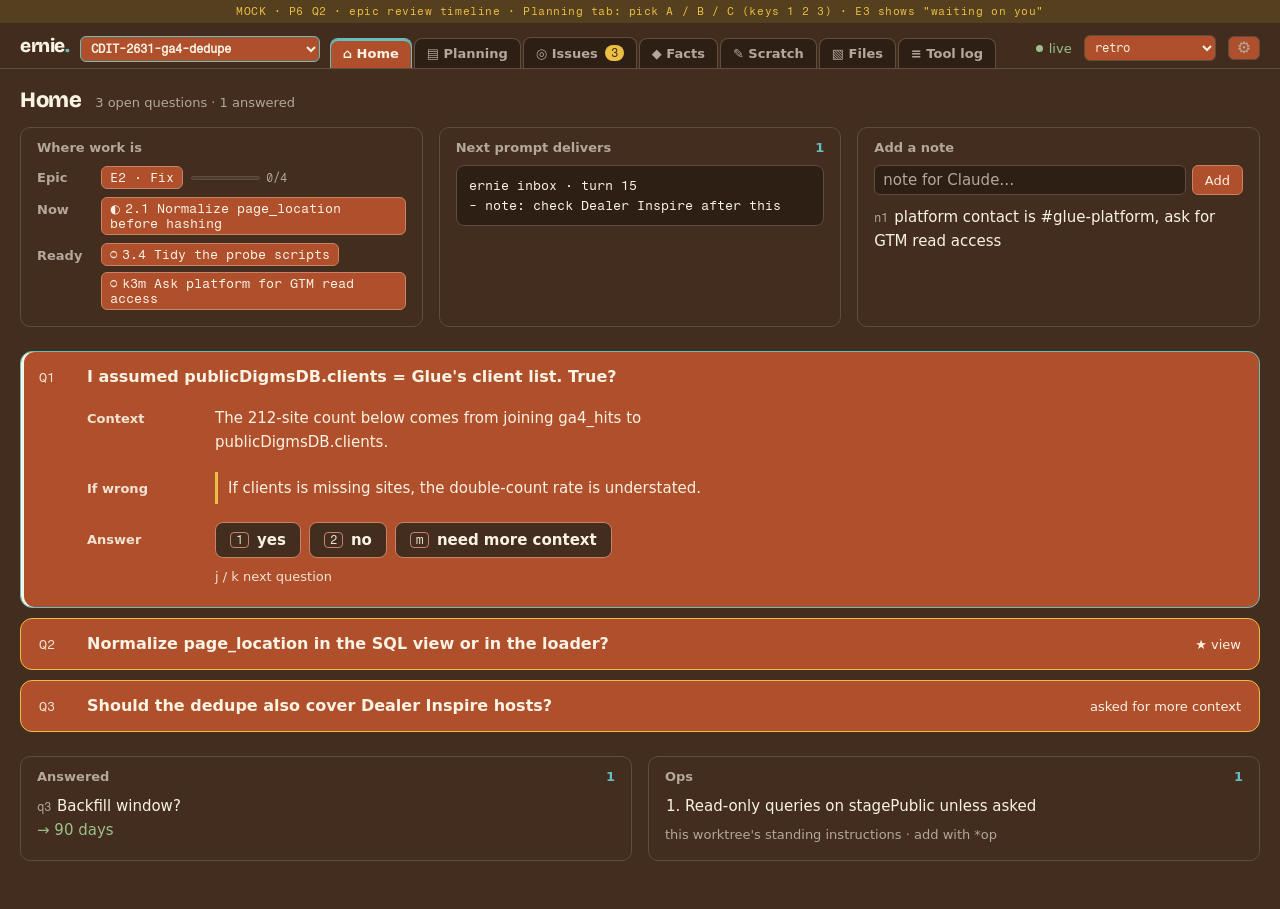
<file: .mem/artifacts/ref_ernie_views/p6-q2-timeline.html>
<!DOCTYPE html>
<!--
  P6 Q2 · epic review timeline. A copy of 00-template.html; only the Planning tab differs. Switch with the chips in the
  Planning heading or keys 1 / 2 / 3 (also ?v=a|b|c):
    A · stage list inside the orange epic box (middle column), above the beads.
    B · epic detail in the right column (gutter labels: Goal · Plan · Done when · PRD · Findings); opened from a
        "Plan & reviews" row above the beads or key e; opens by default while the epic is still being planned.
    C · horizontal stepper strip under the epic row; a step opens its rounds in the right column (esc back).
  ?e=E3 opens that dedupe epic. Data: each dedupe epic gets `stages` (script after _sample_state.js). Round counts are made up; E3 is moved to
  "waiting on you: approve the breakdown" to show that state. B picked (2026-10-16); delete once B is in 00-template.
-->
<html lang="en">
<head>
<meta charset="utf-8">
<meta name="viewport" content="width=device-width, initial-scale=1">
<title>ernie · P6 Q2 timeline</title>
<link rel="preconnect" href="https://fonts.googleapis.com">
<link rel="preconnect" href="https://fonts.gstatic.com" crossorigin>
<link href="https://fonts.googleapis.com/css2?family=Bricolage+Grotesque:opsz,wght@12..96,400..800&family=Fragment+Mono&display=swap" rel="stylesheet">
<link rel="stylesheet" href="_tokens.css">
<style>
  * { box-sizing: border-box; }
  body { margin: 0; font-family: var(--sans); font-size: 15px; line-height: 1.6; color: var(--text);
    background-color: var(--bg); overflow-x: hidden;
    background-image: linear-gradient(var(--grid) 1px, transparent 1px), linear-gradient(90deg, var(--grid) 1px, transparent 1px);
    background-size: 24px 24px; background-attachment: fixed; }
  code { font-family: var(--mono); font-size: .92em; }
  button { font: inherit; color: inherit; }
  .mock-banner { font: 11px var(--mono); text-align: center; padding: 5px 16px; background: var(--warn-bg); color: var(--warn-fg); letter-spacing: .05em; }

  @keyframes pulse { 0%, 100% { opacity: 1; } 50% { opacity: .3; } }
  .badge { font: 12px var(--mono); min-width: 18px; padding: 1px 6px; border-radius: 9px; background: var(--accent); color: var(--bg); text-align: center; }

  /* Top bar: brand · tabs · status */
  .topbar { position: sticky; top: 0; z-index: 50; display: flex; align-items: flex-end; gap: 10px; padding: 8px 20px 0;
    border-bottom: 1px solid var(--border); background: color-mix(in srgb, var(--bg) 90%, transparent); backdrop-filter: blur(8px); }
  .brand { font-family: var(--display); font-weight: 800; font-size: 19px; letter-spacing: -.02em; padding-bottom: 7px; }
  .brand span { color: var(--accent); }
  .tabstrip { display: flex; align-items: flex-end; gap: 2px; min-width: 0; flex: 1; overflow-x: auto; scrollbar-width: thin; }
  .tab { display: flex; align-items: center; border: 1px solid var(--border); border-bottom: none; border-radius: 8px 8px 0 0;
    background: var(--bg-recessed); color: var(--text-dim); flex: none; max-width: 260px; }
  .tab.active { background: var(--bg-card); color: var(--text); border-color: var(--border-accent); box-shadow: inset 0 2px 0 var(--accent); }
  .tab > button { background: none; border: 0; cursor: pointer; padding: 7px 12px; display: flex; align-items: center; gap: 7px;
    font: 600 13px var(--sans); min-width: 0; }
  .status { display: flex; align-items: center; gap: 12px; font: 13px var(--sans); color: var(--text-dim); padding-bottom: 7px; flex: none; }
  .live { color: var(--success); display: inline-flex; align-items: center; gap: 6px; }
  .live::before { content: ''; width: 7px; height: 7px; border-radius: 50%; background: var(--success); animation: pulse 1.8s infinite; }
  .icon-btn { background: var(--bg-card); border: 1px solid var(--border); border-radius: 6px; padding: 4px 10px; cursor: pointer; font: 12px var(--mono); }
  .icon-btn:hover { border-color: var(--accent); }
  .settings-btn { font: 16px/1 var(--sans); padding: 3px 8px; }
  .settings-btn[aria-expanded=true] { border-color: var(--accent); }
  .paused-pill { font: 600 12px var(--sans); padding: 1px 8px; border-radius: 9px; background: var(--warn-bg); color: var(--warn-fg); }

  /* Settings panel: opens under the top bar's ⚙, right-aligned */
  .settings { position: fixed; z-index: 60; top: 56px; right: 20px; width: min(600px, calc(100vw - 32px));
    max-height: calc(100dvh - 76px); overflow-y: auto; box-shadow: 0 12px 32px var(--shadow); }
  .settings .panel-body { display: grid; gap: 24px; padding: 8px 20px 20px; }
  .settings .sub { margin: 0 0 12px; }
  .settings .hint { margin: 4px 0 0; }
  .settings .gut { grid-template-columns: 130px minmax(0, 1fr); gap: 16px 18px; }
  .settings input[type=number] { width: 72px; font: 13px var(--mono); padding: 4px 6px; border-radius: 6px;
    border: 1px solid var(--border); background: var(--bg-raised); color: var(--text); }
  .settings .pair { display: inline-flex; flex-wrap: wrap; align-items: baseline; gap: 6px 10px; }
  .settings .err { color: var(--warning-text); font-size: 13px; }
  .settings .ro { font: 13px var(--mono); }
  .settings .ro + .hint { display: inline; margin: 0 0 0 10px; }
  .settings .kbtn[aria-pressed=true] { background: var(--bg-raised); border-color: var(--accent); }
  .settings .kbtn[aria-pressed=false] { color: var(--text-dim); }
  .settings .actions { display: flex; flex-wrap: wrap; align-items: center; gap: 8px 12px; padding-top: 4px; }
  .settings .actions .msg { font-size: 13px; line-height: 1.45; color: var(--text-dim); flex: 1 1 200px; }
  .btn[disabled] { opacity: .5; cursor: default; }
  @media (max-width: 720px) { .settings { right: 16px; top: 96px; max-height: calc(100dvh - 112px); } }
  @media (max-width: 640px) { .settings .gut { grid-template-columns: minmax(0, 1fr); gap: 4px; } .settings .gut dd { margin-bottom: 12px; } }

  @media (max-width: 720px) {
    .topbar { flex-wrap: wrap; padding: 8px 16px 0; }
    .status { margin-left: auto; }
    .tabstrip { order: 3; flex-basis: 100%; }
  }

  main { max-width: 1680px; margin: 0 auto; padding: 16px 20px 48px; }
  @media (max-width: 720px) { main { padding: 12px 16px 48px; } }

  /* Empty tab body */
  .canvas { min-height: calc(100dvh - 140px); border: 1.5px dashed var(--border); border-radius: 12px;
    display: flex; flex-direction: column; align-items: center; justify-content: center; gap: 6px; text-align: center; padding: 24px 16px; }
  .canvas h1 { margin: 0; font: 800 20px var(--display); letter-spacing: -.02em; overflow-wrap: anywhere; }
  .canvas p { margin: 0; font: 13px/1.45 var(--sans); color: var(--text-dim); overflow-wrap: anywhere; }

  /* Tab header: title + meta */
  .tab-head { display: flex; flex-wrap: wrap; align-items: baseline; gap: 8px 14px; margin: 2px 0 14px; }
  .tab-head h1 { margin: 0; font: 800 22px var(--display); letter-spacing: -.02em; }
  .tab-head .meta { font: 13px/1.45 var(--sans); color: var(--text-dim); }
  select.wt-pick, .filters select, select.scheme-pick { max-width: 100%; font: 12px var(--mono); background: var(--bg-card); color: var(--text);
    border: 1px solid var(--border); border-radius: 6px; padding: 4px 6px; }

  /* Worktree picker (top bar) + worktree banners */
  .wt-pick-wrap { padding-bottom: 6px; flex: none; max-width: 240px; min-width: 0; }
  select.wt-pick { font-weight: 600; border-color: var(--border-accent); width: 100%; }
  .wt-banner { display: flex; flex-wrap: wrap; align-items: center; gap: 8px 12px; margin: 0 0 14px; padding: 8px 12px; border-radius: 8px;
    font: 13px/1.45 var(--sans); border: 1px solid var(--border); background: var(--bg-card); overflow-wrap: anywhere; }
  .wt-banner.warn { border-color: var(--warning); background: var(--warn-bg); color: var(--warn-fg); }
  .wt-banner.dim { color: var(--text-dim); border-style: dashed; }
  .wt-banner span { flex: 1 1 260px; }

  /* Panels (from 01) */
  .panel { background: var(--bg-card); border: 1px solid var(--box-edge); border-radius: 10px; min-width: 0; }
  .panel-head { display: flex; align-items: center; justify-content: space-between; gap: 8px; flex-wrap: wrap; padding: 12px 16px 4px;
    font: 600 13px/1.3 var(--sans); color: var(--text-dim); }
  .panel-head .count { color: var(--text-accent); }
  .panel-body { padding: 12px 16px 16px; min-width: 0; }
  .panel-head + .panel-body { padding-top: 4px; }
  .empty { color: var(--text-dim); font-size: 13px; line-height: 1.45; padding: 4px 0; }
  .hint { font: 13px/1.45 var(--sans); color: var(--text-dim); }
  .item-id { font: 12px var(--mono); color: var(--text-dim); margin-right: 6px; }
  .sub { font: 600 13px/1.3 var(--sans); color: var(--text-dim); margin: 14px 0 6px; }
  .sub:first-child { margin-top: 0; }
  .wt { font: 12px var(--mono); color: var(--text-accent); background: var(--accent-soft); border-radius: 4px; padding: 0 6px; margin-right: 6px; white-space: nowrap; }
  .collided { font: 12px var(--mono); color: var(--warn-fg); background: var(--warn-bg); border-radius: 4px; padding: 0 6px; margin-left: 6px; white-space: nowrap; }
  .dec .refs { margin-top: 4px; }

  /* Facts & decisions */
  .fd-grid { display: grid; gap: 16px; align-items: start; grid-template-columns: minmax(0, 1fr) minmax(0, 1fr); }
  @media (max-width: 860px) { .fd-grid { grid-template-columns: minmax(0, 1fr); } }
  .fd-col { display: flex; flex-direction: column; gap: 16px; min-width: 0; }
  .dec { overflow-wrap: break-word; }
  .dec + .dec { margin-top: 16px; }
  .dec b { font-weight: 600; display: block; } .dec .why { font-size: 13px; line-height: 1.45; color: var(--text-dim); }
  .facts { list-style: none; margin: 0; padding: 0; display: grid; gap: 12px; }
  /* badge · id · text · dismiss on one grid, so ids and text start at the same x whatever the badge width */
  .facts li { display: grid; grid-template-columns: 88px 28px minmax(0, 1fr) 24px; align-items: baseline; overflow-wrap: break-word; }
  .facts li > .conf { justify-self: start; margin-right: 0; white-space: nowrap; }
  .facts li > .item-id { margin-right: 0; }
  .facts li > .method { grid-column: 3 / -1; }
  .dismiss { width: 22px; height: 22px; border-radius: 5px; border: 1px solid transparent; background: none; cursor: pointer; color: var(--text-dim); }
  .dismiss:hover { border-color: var(--border); color: var(--error); }
  .conf { font: 12px var(--mono); padding: 1px 6px; border-radius: 4px; border: 0; cursor: pointer; margin-right: 6px; vertical-align: 1px; }
  button.conf:hover { text-decoration: underline; }
  .c-verified { background: var(--pass-bg); color: var(--pass-fg); } .c-inferred { background: var(--warn-bg); color: var(--warn-fg); }
  .c-unchecked { background: var(--bg-raised); color: var(--text-dim); border: 1px dashed var(--text-dim); }
  .method { font: 13px/1.5 var(--mono); color: var(--text-dim); margin: 5px 0 2px; padding: 5px 8px; border-left: 2px solid var(--border-accent); overflow-wrap: anywhere; }
  .gloss { margin: 0; display: grid; grid-template-columns: auto minmax(0,1fr); gap: 6px 12px; align-items: baseline; font-size: 15px; line-height: 1.6; }
  .gloss dt { font: 13px/1.6 var(--mono); color: var(--text-accent); } .gloss dd { margin: 0; overflow-wrap: break-word; }
  .pills { display: flex; flex-wrap: wrap; gap: 6px; margin: 0 0 16px; }
  .fpill { font: 12px var(--mono); padding: 2px 10px; border-radius: 12px; border: 1px solid var(--border); background: var(--bg-recessed); color: var(--text-dim); cursor: pointer; }
  .fpill:hover { border-color: var(--accent); }
  .fpill .n { opacity: .7; margin-left: 5px; }
  .fpill.on { border-color: transparent; }
  .fpill.on.k-all { background: var(--accent); color: var(--bg); }
  .fpill.on.k-verified { background: var(--pass-bg); color: var(--pass-fg); }
  .fpill.on.k-inferred { background: var(--warn-bg); color: var(--warn-fg); }
  .fpill.on.k-unchecked { background: var(--bg-raised); color: var(--text); border: 1px dashed var(--text-dim); }
  .queued { font: 13px/1.45 var(--sans); color: var(--warning-text); margin-top: 10px; overflow-wrap: anywhere; }
  .rpill { font: 12px var(--mono); padding: 1px 8px; margin-left: 8px; border-radius: 10px; border: 1px solid var(--border-accent);
    background: var(--accent-soft); color: var(--text-accent); cursor: pointer; vertical-align: 1px; white-space: nowrap; }
  .rpill:hover { border-color: var(--accent); }
  .rpill.wait { cursor: default; border-style: dashed; background: none; color: var(--warning-text); border-color: var(--warning); }
  .rpill.running { cursor: default; background: none; }
  .rpill.running::before { content: ''; display: inline-block; width: 8px; height: 8px; margin-right: 5px; border-radius: 50%;
    border: 1.5px solid currentColor; border-right-color: transparent; animation: spin .8s linear infinite; vertical-align: -1px; }
  @keyframes spin { to { transform: rotate(360deg); } }
  .found { border-left-color: var(--success); } .found s { opacity: .7; }
  .no-answer { border-left-color: var(--warning); }

  /* Issues: list + worksheet (from 03) */
  .is-grid { display: grid; gap: 16px; align-items: start; grid-template-columns: minmax(0, 340px) minmax(0, 1fr); }
  @media (max-width: 900px) { .is-grid { grid-template-columns: minmax(0, 1fr); } }
  .is-list { position: sticky; top: 64px; }
  @media (max-width: 900px) { .is-list { position: static; } }
  .is-group { font: 600 13px/1.3 var(--sans); color: var(--text-dim); margin: 12px 4px 4px; display: flex; justify-content: space-between; }
  .is-group:first-child { margin-top: 0; }
  .is-row { width: 100%; display: grid; grid-template-columns: 14px auto minmax(0, 1fr) auto; gap: 7px; align-items: baseline; border: 0; border-radius: 6px;
    background: none; padding: 7px 6px; text-align: left; cursor: pointer; }
  .is-row:hover { background: var(--bg-recessed); } .is-row.sel { background: var(--accent-soft); }
  .is-row .t { font-size: 15px; line-height: 1.35; overflow-wrap: anywhere; }
  .is-row.sel .t { font-weight: 600; }
  .is-row .t .wt { margin: 4px 0 0; display: inline-block; }
  .is-row.st-fixed .t, .is-row.st-dropped .t { color: var(--text-dim); }
  .is-row.st-dropped .t { text-decoration: line-through; }
  .is-row .id, .is-row .cf { font: 12px var(--mono); color: var(--text-dim); }
  .g { font: 12px var(--mono); text-align: center; }
  .g--explained { color: var(--warning); } .g--approved { color: var(--accent); } .g--fixed { color: var(--success); } .g--dropped { color: var(--text-dim); }
  .legend { margin-top: 24px; font: 13px/1.45 var(--sans); color: var(--text-dim); padding: 0 4px; }
  .ws { max-width: 780px; }
  .ws-meta { display: flex; flex-wrap: wrap; gap: 8px; align-items: center; font: 13px/1.45 var(--sans); color: var(--text-dim); }
  .ws h2 { font-family: var(--display); font-size: 20px; line-height: 1.3; font-weight: 700; margin: 8px 0 22px; letter-spacing: -.01em; overflow-wrap: break-word; }
  .ws h2 .id { font: 13px var(--mono); color: var(--text-dim); margin-right: 4px; }
  .pill { font: 12px var(--mono); padding: 1px 8px; border-radius: 10px; white-space: nowrap; }
  .p-ours { background: var(--info-bg); color: var(--info-fg); } .p-other { background: var(--warn-bg); color: var(--warn-fg); }
  .p-src { background: var(--bg-raised); color: var(--text-dim); border: 1px solid var(--border); cursor: pointer; }
  .p-src:hover { border-color: var(--accent); }
  .is-row .src { display: block; font: 13px/1.45 var(--sans); color: var(--text-dim); margin-top: 2px; }
  .quote { margin-top: 8px; font: 13px/1.45 var(--sans); color: var(--text-accent); }
  .btn { font: 13px var(--sans); padding: 6px 12px; border-radius: 6px; border: 1px solid var(--border); background: var(--bg-card); cursor: pointer; }
  .btn:hover { border-color: var(--accent); } .btn--primary { background: var(--accent); border-color: var(--accent); color: var(--bg); }
  .btn--danger:hover { border-color: var(--error); color: var(--error); }
  .tbl-wrap { overflow-x: auto; border: 1px solid var(--box-edge); border-radius: 8px; background: var(--bg-card); }
  .tbl-wrap table { border-collapse: collapse; width: 100%; font: 13px/1.5 var(--mono); }
  .tbl-wrap th, .tbl-wrap td { padding: 6px 10px; border-bottom: 1px solid var(--border); text-align: left; vertical-align: top; white-space: nowrap; }
  .tbl-wrap thead th { color: var(--text-dim); font-weight: 400; background: var(--bg-recessed); }
  .tbl-wrap tbody th { color: var(--text-accent); font-weight: 400; white-space: nowrap; }
  .tbl-wrap tr:last-child td, .tbl-wrap tr:last-child th { border-bottom: 0; }
  .ok { color: var(--success); } .bad { color: var(--error); }
  .ex-title { font-weight: 600; margin-bottom: 6px; } .cap { font-size: 13px; line-height: 1.45; color: var(--text-dim); margin: 6px 0 0 !important; }
  .run { font: 13px/1.45 var(--sans); color: var(--text-dim); margin-top: 4px; } .run code { color: var(--text-accent); }
  .impact { border-left: 3px solid var(--warning); padding: 4px 0 4px 10px; }
  .cmd { position: relative; margin-top: 6px; }
  .cmd pre { margin: 0; padding: 10px 70px 10px 12px; border-radius: 8px; background: var(--bg-recessed); border: 1px solid var(--border); font: 13px/1.5 var(--mono); white-space: pre-wrap; overflow-wrap: anywhere; }
  .cmd button { position: absolute; top: 6px; right: 6px; }
  /* Linked rows: one sans line, id in mono, the reason as a dim suffix */
  .linked { display: grid; gap: 6px; font-size: 15px; line-height: 1.6; }
  .lid { font: 13px var(--mono); color: var(--text-accent); margin-right: 8px; background: none; border: 0; padding: 0; }
  button.lid { cursor: pointer; } button.lid:hover { text-decoration: underline; }
  .lid .g { margin-right: 4px; }
  .linked .why { font-size: 13px; color: var(--text-dim); margin-left: 6px; }
  /* Decide: pinned to the bottom of the window so the action row sits in one spot whatever the example's height */
  .gut.decide { position: sticky; bottom: 0; z-index: 2; margin-top: 24px; padding: 14px 0 16px; background: var(--bg); border-top: 1px solid var(--border); }
  .decide .msg { margin: 0 0 8px; font-size: 13px; line-height: 1.45; color: var(--text-dim); }
  .ws-foot { display: flex; justify-content: space-between; gap: 8px; margin-top: 32px; font: 13px/1.45 var(--sans); color: var(--text-dim); align-items: center; flex-wrap: wrap; }

  /* Home: open questions */
  /* Home: status cards in one row on top, then the questions, then Answered | Ops below them */
  .home-top { display: grid; gap: 16px; grid-template-columns: repeat(3, minmax(0, 1fr)); margin-bottom: 24px; }
  @media (max-width: 899px) { .home-top { grid-template-columns: minmax(0, 1fr); } }
  .home-bottom { display: grid; gap: 16px; grid-template-columns: repeat(2, minmax(0, 1fr)); margin-top: 24px; }
  @media (max-width: 640px) { .home-bottom { grid-template-columns: minmax(0, 1fr); } }
  /* Open questions: focus list (one line each, the selected one opens; labels in a left gutter) */
  .qf-keys { font: 13px/1.45 var(--sans); color: var(--text-dim); margin-top: 10px; }
  .qf-item { border: 1px solid var(--box-edge); border-radius: 12px; background: var(--bg-card); margin-bottom: 10px; overflow: hidden; min-width: 0; }
  .qf-item.sel { border-color: var(--border-accent); box-shadow: inset 3px 0 0 var(--accent); }
  .qf-line { display: grid; grid-template-columns: 34px minmax(0, 1fr) auto; gap: 14px; align-items: baseline; width: 100%; padding: 14px 18px;
    border: 0; background: none; text-align: left; cursor: pointer; }
  .qf-line .n { font: 13px var(--mono); color: var(--text-dim); }
  .qf-line .t { font-size: 16px; font-weight: 600; line-height: 1.35; overflow-wrap: break-word; min-width: 0; }
  .qf-line .s { font: 13px/1.45 var(--sans); color: var(--text-dim); white-space: nowrap; }
  .qf-line .s.rec { color: var(--text-accent); } .qf-line .s.warn { color: var(--warning-text); }
  @media (max-width: 640px) { .qf-line { grid-template-columns: 28px minmax(0, 1fr); } .qf-line .s { grid-column: 2; white-space: normal; } }
  .qf-body { padding: 4px 18px 20px 66px; }
  @media (max-width: 640px) { .qf-body { padding-left: 18px; } }
  /* Detail gutter (questions, findings, beads): labels in a left column, content capped at a reading measure */
  .gut { display: grid; grid-template-columns: 110px minmax(0, 1fr); gap: 18px 18px; align-items: baseline; margin: 0; }
  @media (max-width: 640px) { .gut { grid-template-columns: minmax(0, 1fr); gap: 4px; } .gut dd { margin-bottom: 12px; } }
  .gut dt { font: 600 13px/1.3 var(--sans); color: var(--text-dim); }
  .gut dd { margin: 0; max-width: 62ch; font-size: 15px; line-height: 1.6; min-width: 0; overflow-wrap: break-word; }
  .gut dd.wide { max-width: none; }
  .gut dd.impact { color: var(--warning-text); }
  .gut dd .dim { color: var(--text-dim); }
  .gut dd .cmd { margin-top: 6px; }
  .steps { color: var(--text-dim); }
  .steps b { font-weight: 400; color: var(--text-accent); background: var(--accent-soft); padding: 1px 7px; border-radius: 5px; }
  .steps .past { color: var(--success); }
  .steps.off { text-decoration: line-through; }
  .kbtns { display: flex; flex-wrap: wrap; gap: 8px; align-items: center; }
  .kbtn { display: inline-flex; align-items: center; gap: 8px; font: 600 15px/1.35 var(--sans); padding: 7px 14px; border-radius: 8px;
    border: 1.5px solid var(--border); background: var(--bg-recessed); cursor: pointer; }
  .kbtn:hover, .kbtn.rec { border-color: var(--accent); }
  .kbtn.danger:hover { border-color: var(--error); color: var(--error); }
  .kbtn kbd { font: 12px var(--mono); padding: 0 5px; border-radius: 4px; border: 1px solid var(--border); color: var(--text-dim); }
  .kbtn small { font: 400 13px var(--sans); color: var(--text-accent); }
  .qf-sent { display: flex; flex-wrap: wrap; align-items: center; gap: 10px; font: 13px/1.45 var(--sans); color: var(--warning-text); }
  .other { display: flex; gap: 6px; min-width: 0; margin-top: 10px; max-width: 460px; }
  .other input { flex: 1; min-width: 0; font: 15px var(--sans); padding: 6px 10px; border-radius: 8px; border: 1px solid var(--border); background: var(--bg-recessed); color: var(--text); }
  .kv { display: grid; gap: 8px; font-size: 15px; line-height: 1.6; overflow-wrap: anywhere; }
  /* Reason: chips are inline-blocks whose baseline is their last line, so labels align to the top instead */
  .kv > div { display: grid; grid-template-columns: 56px minmax(0, 1fr); gap: 8px; align-items: start; }
  .kv .k { font: 600 13px/1.3 var(--sans); color: var(--text-dim); padding-top: 5px; }
  .kv .bar { display: inline-flex; width: 96px; vertical-align: middle; margin: 0 0 0 8px; }
  .inbox { margin: 0; padding: 10px 12px; border-radius: 8px; background: var(--bg-recessed); border: 1px solid var(--border); font: 13px/1.5 var(--mono); overflow-wrap: break-word; }
  .inbox div + div { padding-left: 2ch; text-indent: -2ch; }
  .ops { margin: 0; padding-left: 20px; font-size: 15px; line-height: 1.6; display: grid; gap: 4px; overflow-wrap: anywhere; }
  .note-form { display: flex; gap: 6px; }
  .note-form input { flex: 1; min-width: 0; font: 15px var(--sans); padding: 5px 8px; border-radius: 6px; border: 1px solid var(--border); background: var(--bg-recessed); color: var(--text); }
  :is(.other, .note-form) input::placeholder { color: var(--text-dim); opacity: 1; }
  .answered { list-style: none; margin: 0; padding: 0; display: grid; gap: 8px; font-size: 15px; line-height: 1.6; }
  .answered li { overflow-wrap: anywhere; } .answered .a { color: var(--success); }

  /* Planning: epic row on top, then beads | bead detail */
  .pl-grid { display: grid; gap: 16px; align-items: start; grid-template-columns: minmax(0, 320px) minmax(0, 1fr); }
  .pl-phases { grid-column: 1 / -1; }
  @media (max-width: 1199px) { .pl-grid { grid-template-columns: minmax(0, 280px) minmax(0, 1fr); } }
  @media (max-width: 799px) { .pl-grid { grid-template-columns: minmax(0, 1fr); } }
  .pl-col { position: sticky; top: 64px; max-height: calc(100dvh - 80px); overflow-y: auto; }
  .pl-col.pl-phases { position: static; max-height: none; }
  @media (max-width: 799px) { .pl-col { position: static; max-height: none; } }
  .ph-row, .bd-row { width: 100%; display: grid; gap: 7px; align-items: baseline; border: 0; border-radius: 6px;
    background: none; padding: 7px 6px; text-align: left; cursor: pointer; }
  .ph-row { grid-template-columns: 14px auto minmax(0, 1fr); }
  .bd-row { grid-template-columns: 14px auto minmax(0, 1fr); }
  .ph-row:hover, .bd-row:hover { background: var(--bg-recessed); }
  .ph-row.sel, .bd-row.sel { background: var(--accent-soft); }
  .ph-row .id, .bd-row .id { font: 12px var(--mono); color: var(--text-dim); }
  .ph-row .t, .bd-row .t { font-size: 15px; line-height: 1.35; overflow-wrap: anywhere; min-width: 0; }
  .ph-row .t b { font-weight: 400; display: block; }
  .ph-row.sel .t b, .bd-row.sel .t { font-weight: 600; }
  .bd-row.st-done .t { color: var(--text-dim); }
  .bd-row .why { display: block; font: 13px/1.45 var(--sans); color: var(--warning-text); margin-top: 2px; }
  .g--todo { color: var(--text-dim); } .g--active { color: var(--accent); } .g--done { color: var(--success); } .g--blocked { color: var(--warning); }
  .bar { display: flex; align-items: center; gap: 6px; margin-top: 4px; font: 12px var(--mono); color: var(--text-dim); }
  .bar i { flex: 1; height: 4px; border-radius: 2px; background: var(--bg-raised); border: 1px solid var(--border); overflow: hidden; display: block; }
  .bar i b { display: block; height: 100%; background: var(--success); }
  .ph-goal { font-size: 13px; line-height: 1.45; color: var(--text-dim); margin: 0 4px 10px; overflow-wrap: break-word; }
  .checks { list-style: none; margin: 0; padding: 0; display: grid; gap: 4px; font-size: 15px; line-height: 1.6; }
  .checks li { display: grid; grid-template-columns: 18px minmax(0, 1fr); gap: 6px; overflow-wrap: anywhere; }
  .checks li::before { content: '☐'; color: var(--text-dim); font-family: var(--mono); }
  .checks li.on { color: var(--text-dim); } .checks li.on::before { content: '☑'; color: var(--success); }
  .ph-checks { margin: 24px 4px 0; }
  .chips { display: flex; flex-wrap: wrap; gap: 6px; }
  .chip { font: 13px var(--mono); padding: 3px 8px; border-radius: 6px; border: 1px solid var(--border); background: var(--bg-card); cursor: pointer; text-align: left; }
  .chip:hover { border-color: var(--accent); }
  .chip .g { margin-right: 5px; }
  .chip kbd { font: 11px var(--mono); margin-left: 6px; padding: 0 4px; border-radius: 3px; border: 1px solid var(--border); color: var(--text-dim); }
  .blocked-msg { font: 12px var(--mono); color: var(--warning-text); margin-top: 6px; }
  .files { list-style: none; margin: 0; padding: 0; font: 13px var(--mono); color: var(--text-accent); display: grid; gap: 3px; overflow-wrap: anywhere; }
  .prd-open { margin: -4px 4px 12px; }
  .prd-open .chip[aria-pressed="true"] { border-color: var(--accent); }
  /* PRD reader: replaces the bead detail; body capped at the reading measure */
  .prd-path { font: 13px var(--mono); color: var(--text-accent); margin: -14px 0 14px; overflow-wrap: anywhere; }
  .prd-toc { display: flex; flex-wrap: wrap; gap: 6px; margin-bottom: 22px; position: sticky; top: 52px; z-index: 2; padding: 10px 0; background: var(--bg); }
  .md { max-width: 62ch; font-size: 15px; line-height: 1.6; overflow-wrap: break-word; }
  .md h3 { font: 600 17px/1.35 var(--sans); margin: 26px 0 8px; scroll-margin-top: 140px; }
  .md h4 { font: 600 15px/1.35 var(--sans); margin: 18px 0 6px; }
  .md p { margin: 0 0 12px; }
  .md ul, .md ol { margin: 0 0 12px; padding-left: 22px; display: grid; gap: 4px; }
  .md code { color: var(--text-accent); }
  .md pre { margin: 0 0 12px; padding: 10px 12px; border-radius: 8px; background: var(--bg-recessed); border: 1px solid var(--border);
    font: 13px/1.5 var(--mono); overflow-x: auto; }
  .md pre code { color: var(--text); }
  .pl-phases .panel-body { display: flex; flex-wrap: wrap; gap: 4px; }
  .pl-phases .ph-row { width: auto; }
  .pl-phases .bar i { flex: 1 0 56px; }

  /* P6 Q2 mock: variant chips + the epic review timeline (A middle column, B epic detail, C stepper) */
  .vbar { display: inline-flex; flex-wrap: wrap; align-items: center; gap: 6px; font: 13px var(--sans); color: var(--text-dim); }
  .vbar .chip[aria-pressed="true"] { border-color: var(--accent); background: var(--bg-raised); }
  .tl { list-style: none; margin: 0; padding: 0; display: grid; gap: 10px; }
  .tl li { display: grid; grid-template-columns: 16px minmax(0, 1fr); gap: 0 8px; align-items: baseline; }
  .tl .lbl { font-size: 15px; line-height: 1.45; overflow-wrap: anywhere; }
  .tl .det { grid-column: 2; font-size: 13px; line-height: 1.45; color: var(--text-dim); overflow-wrap: anywhere; }
  .tl li.st-todo .lbl { color: var(--text-dim); }
  .tl li.st-waiting .lbl { color: var(--warning-text); font-weight: 600; }
  .warn { color: var(--warning-text); }
  .rnds { display: inline-flex; flex-wrap: wrap; gap: 2px 14px; }
  .rnd { white-space: nowrap; }
  .rnd .n { font: 12px var(--mono); color: var(--text-dim); margin-right: 4px; }
  .rnd.clean { color: var(--success); }
  .tl--wide li { grid-template-columns: 16px 11em minmax(0, 1fr); gap: 0 12px; }
  .tl--wide .det { grid-column: auto; font-size: 15px; color: var(--text); }
  .tl--wide .rnd .n { font-size: 13px; }
  .tl-box { margin: 4px 4px 18px; }
  .tl-box .sub { margin-top: 0; }
  .ep-row .why.dim { color: var(--text-dim); }
  .pl-steps { grid-column: 1 / -1; }
  .pl-steps .panel-body { display: grid; grid-template-columns: repeat(7, minmax(0, 1fr)); padding: 10px 8px; }
  .stp { position: relative; border: 0; background: none; text-align: left; cursor: pointer; padding: 6px 10px 8px;
    border-radius: 6px; display: grid; gap: 2px; align-content: start; }
  .stp::before { content: ''; position: absolute; top: 17px; left: 30px; right: -6px; height: 2px; background: var(--border); }
  .stp:last-child::before { display: none; }
  .stp.st-done::before { background: var(--success); }
  .stp .g { position: relative; justify-self: start; padding-right: 6px; background: var(--bg-card); font-size: 15px; }
  .stp .lbl { font: 600 13px/1.3 var(--sans); }
  .stp .det { font: 13px/1.45 var(--sans); color: var(--text-dim); }
  .stp:hover { background: var(--bg-recessed); }
  .stp:hover .g { background: var(--bg-recessed); }
  .stp.sel { box-shadow: inset 0 -2px 0 var(--accent); }
  .stp.st-waiting .lbl, .stp.st-waiting .det { color: var(--warning-text); }
  .stp.st-todo .lbl { color: var(--text-dim); }

  /* Scratch: collapsible pads on the ground (reading panels), newest first */
  .sc-item { margin-bottom: 10px; overflow: hidden; }
  .sc-item.sel { border-color: var(--border-accent); box-shadow: inset 3px 0 0 var(--accent); }
  .sc-item .qf-line .n { color: var(--text-accent); }
  .sc-item .qf-line .t::before { content: '▸'; display: inline-block; width: 1.2em; color: var(--text-dim); }
  .sc-item.open .qf-line .t::before { content: '▾'; }
  .sc-asked { color: var(--text-dim); }
  .sc-flow { list-style: none; margin: 0; padding: 0; display: grid; gap: 14px; counter-reset: step; }
  .sc-flow li { display: grid; grid-template-columns: 28px minmax(0, 1fr); gap: 10px; counter-increment: step; }
  .sc-flow li::before { content: counter(step); font: 600 13px/24px var(--mono); text-align: center; height: 24px; border-radius: 12px;
    background: var(--accent-soft); color: var(--text-accent); border: 1px solid var(--border-accent); }
  .sc-flow .at { display: block; font: 13px/1.5 var(--mono); color: var(--text-accent); overflow-wrap: anywhere; }
  .sc-flow .res { display: block; color: var(--text-dim); }
  .sc-flow .res::before { content: '→ '; color: var(--accent); }
  .sc-soon { border: 1.5px dashed var(--border); border-radius: 10px; padding: 14px 18px 16px; margin-top: 24px; }
  .sc-soon h2 { display: flex; align-items: center; gap: 8px; margin: 0 0 10px; font: 600 15px var(--sans); }
  .sc-soon ul { list-style: none; margin: 0; padding: 0; display: grid; gap: 8px 24px; grid-template-columns: repeat(auto-fill, minmax(260px, 1fr)); }
  .sc-soon li { font-size: 14px; line-height: 1.5; color: var(--text-dim); }
  .sc-soon li b { display: block; font-weight: 600; color: var(--text); }

  /* Files: list | reader (layout shared with Issues) */
  .fl-row { grid-template-columns: minmax(0, 1fr); }
  .fl-row .fn { display: block; font: 12px var(--mono); color: var(--text-dim); margin-top: 2px; overflow-wrap: anywhere; }

  /* Tool log */
  .filters { display: flex; flex-wrap: wrap; align-items: center; gap: 8px 14px; padding: 12px 16px 16px;
    font: 13px var(--sans); color: var(--text-dim); }
  .filters label { display: inline-flex; align-items: center; gap: 5px; cursor: pointer; }
  .feed { list-style: none; margin: 0; padding: 0 0 8px; font: 12px/1.5 var(--mono); }
  .feed li { display: grid; grid-template-columns: 70px 96px minmax(0, 1fr); gap: 10px; padding: 4px 16px; line-height: 1.4;
    color: var(--text-dim); align-items: baseline; }
  .feed li.head { font: 600 13px/1.3 var(--sans); }
  .feed .cell { overflow: hidden; text-overflow: ellipsis; white-space: nowrap; }
  .feed .tool { color: var(--text); }
  .feed .txt { font-size: 13px; overflow-wrap: anywhere; color: var(--text); }
  .feed .txt.prose { font: 14px/1.4 var(--sans); }
  .feed .txt.none { color: var(--text-dim); }
  .feed li.sess { display: block; font: 600 13px/1.3 var(--sans); color: var(--text-dim); padding: 14px 16px 4px; }
  .feed li.sess.now { color: var(--success); }
  .feed li.file .tool { color: var(--warning-text); }
  .feed li.ev .tool { color: var(--accent); } .feed li.ev.by-user .tool { color: var(--success); }
  .tag { font-size: 12px; padding: 0 5px; margin-left: 6px; border-radius: 4px; background: var(--info-bg); color: var(--info-fg); white-space: nowrap; }
  .tag.file { background: var(--warn-bg); color: var(--warn-fg); }
  .fresh { animation: flash 1.6s ease-out; }
  @keyframes flash { from { background: var(--accent-soft); } to { background: transparent; } }
  @media (max-width: 720px) {
    .feed li { grid-template-columns: 62px minmax(0, 1fr); gap: 2px 8px; }
    .feed li.head { display: none; }
    .feed .tool { grid-column: 2; grid-row: 1; }
    .feed .txt { grid-column: 2; grid-row: 2; }
  }
</style>
</head>
<body>
<div class="mock-banner">MOCK · P6 Q2 · epic review timeline · Planning tab: pick A / B / C (keys 1 2 3) · E3 shows "waiting on you"</div>

<header class="topbar">
  <div class="brand">ernie<span>.</span></div>
  <div class="wt-pick-wrap" id="wt-pick-wrap"></div>
  <nav class="tabstrip" id="tabstrip" aria-label="Tabs"></nav>
  <div class="status"><span class="paused-pill" id="queue-paused" hidden>queue paused</span><span class="live">live</span>
    <select class="scheme-pick" id="scheme-pick" aria-label="Colour scheme">
      <option value="retro">retro</option><option value="original">original dark</option><option value="original-light">original light</option>
    </select>
    <button class="icon-btn settings-btn" type="button" id="settings-btn" data-settings-toggle aria-label="Settings" aria-expanded="false" title="Settings (,)">⚙</button></div>
</header>

<div class="panel settings" id="settings" role="dialog" aria-label="Settings" hidden></div>

<main id="main"></main>

<script src="_sample_state.js"></script>
<script>
  // P6 Q2 mock data: each dedupe epic's plan history, in P2 order. Counts are made up; E1/E2 review totals match their
  // PRDs, i2 (PRD review) and i4 (2.1 code review) come from the sample. E3 moves to "waiting on you" to show that state.
  // state: done · now · waiting (on you) · todo. PRD rounds count findings; polish rounds count edits (one epic comment each).
  (() => {
    const epics = ERNIE_SAMPLE.states['glue/CDIT-2631-ga4-dedupe'].epics;
    const byId = id => epics.find(ep => ep.id === id);
    byId('E1').stages = [
      { kind: 'prd', state: 'done', rounds: [{ n: 1, found: 1, note: '1 found, fixed in the PRD' }, { n: 2, found: 0 }] },
      { kind: 'approve-prd', state: 'done', at: 'Oct 9' },
      { kind: 'breakdown', state: 'done', beads: 2 },
      { kind: 'polish', state: 'done', rounds: [{ n: 1, edits: 2, major: 0 }, { n: 2, edits: 0 }] },
      { kind: 'audit', state: 'done', gaps: [] },
      { kind: 'approve-breakdown', state: 'done', at: 'Oct 9' },
      { kind: 'build', state: 'done', at: 'Oct 11' },
    ];
    byId('E2').stages = [
      { kind: 'prd', state: 'done', rounds: [
        { n: 1, found: 2, ids: ['i2'], note: 'i2 approved and fixed · 1 dismissed' },
        { n: 2, found: 1, note: '1 found, fixed in the PRD' },
        { n: 3, found: 0 }] },
      { kind: 'approve-prd', state: 'done', at: 'Oct 12' },
      { kind: 'breakdown', state: 'done', beads: 3 },
      { kind: 'polish', state: 'done', rounds: [{ n: 1, edits: 4, major: 1 }, { n: 2, edits: 1, major: 0 }, { n: 3, edits: 0 }] },
      { kind: 'audit', state: 'done', gaps: [] },
      { kind: 'approve-breakdown', state: 'done', at: 'Oct 13' },
      { kind: 'build', state: 'now', note: '2.1 in code review r2' },
    ];
    byId('E3').stages = [
      { kind: 'prd', state: 'done', rounds: [{ n: 1, found: 1, note: '1 found, fixed in the PRD' }, { n: 2, found: 0 }] },
      { kind: 'approve-prd', state: 'done', at: 'Oct 14' },
      { kind: 'breakdown', state: 'done', beads: 2 },
      { kind: 'polish', state: 'done', rounds: [{ n: 1, edits: 3, major: 1 }, { n: 2, edits: 0 }] },
      { kind: 'audit', state: 'done', gaps: ['PRD § Rollback has no bead'] },
      { kind: 'approve-breakdown', state: 'waiting' },
      { kind: 'build', state: 'todo' },
    ];
    byId('E3').prd.plan = 'breakdown-review';
  })();
</script>
<script>
  // S stands in for the server's SSE frames; `view` holds view-only state.
  const S = structuredClone(ERNIE_SAMPLE);
  // P3 Q4: archived and folder-gone worktrees join the picker; the older views never see them
  S.logs.push(...S.lifecycleLogs);
  // Findings closed with resolution=dismissed; the shared sample still says `dropped`
  Object.values(S.states).forEach(st => st.issues.forEach(i => { if (i.status === 'dropped') i.status = 'dismissed'; }));
  const TABS = [
    { key: 'home', label: '⌂ Home' },
    { key: 'planning', label: '▤ Planning' },
    { key: 'issues', label: '◎ Issues' },
    { key: 'facts', label: '◆ Facts' },
    { key: 'scratch', label: '✎ Scratch' },
    { key: 'files', label: '▧ Files' },
    { key: 'log', label: '≡ Tool log' },
  ];
  const view = {
    active: 'home',
    wt: null, // the one worktree every tab shows (P3 Q1); null → first with a working session
    factsKind: 'all', // pill filter: all / verified / inferred / unchecked
    research: {}, // "<log key>|<fact id>" → { stage: queued | running | found | none, note, oldText, from }
    selectedQuestion: null, // "<log key>|<question id>"; Home's focus list opens one at a time
    selectedIssue: null, // "<log key>|<issue id>"
    selectedFile: null, // "<log key>|<path>"
    selectedScratch: null, // "<log key>|<pad id>"; j/k move it
    scratchOpen: new Set(), // open pad keys
    scratchSeen: new Set(), // worktrees whose Scratch tab has rendered once; the first render opens the newest pad
    selectedEpic: null, // "<log key>|<epic id>", or "<log key>|adhoc"
    selectedBead: null, // "<log key>|<epic id or adhoc>|<bead id>"
    prdOpen: false, // Planning: the selected epic's PRD replaces the bead detail
    variant: ['a', 'b', 'c'].includes(new URLSearchParams(location.search).get('v')) ? new URLSearchParams(location.search).get('v') : 'b',
    epicOpen: null, // B: true/false once picked; null = open while the epic is still being planned
    stageOpen: null, // C: index of the step whose rounds fill the right column
    copied: null,
    shownMethods: new Set(),
    queued: [], // page events waiting for each session's next prompt: { key, label }
    logFilter: { session: 'all', tool: 'all', hideAgents: false, filesOnly: false, events: false },
    logUnseen: 0,
    settingsOpen: false,
    settingsDraft: null, // number rows being edited; copied from S.settings when the panel opens
    settingsMsg: '',
  };

  // Settings: global, the server's copy of ~/.config/ernie/settings.json
  const SETTINGS_DEFAULTS = { queuePaused: false, polishBatch: 10, polishRounds: 5, prdMin: 2, prdMax: 5, reviewMin: 2, reviewMax: 5 };
  const SETTING_RANGES = { polishBatch: [3, 20], polishRounds: [2, 8], prdMin: [1, 10], prdMax: [1, 10], reviewMin: [1, 10], reviewMax: [1, 10] };
  S.settings = { ...SETTINGS_DEFAULTS };
  const esc = s => String(s ?? '').replace(/[&<>"']/g, c => ({ '&': '&amp;', '<': '&lt;', '>': '&gt;', '"': '&quot;', "'": '&#39;' }[c]));
  const logOf = key => S.logs.find(l => l.key === key);
  const isTab = key => TABS.some(p => p.key === key);
  const curLog = () => logOf(view.wt);
  const cur = () => S.states[view.wt];

  // ---------- Worktree picker (P3 Q1, Q4) ----------
  // Grouped by repo; archived worktrees sit in their own group so they can be viewed and restored
  function pickWorktree() {
    if (logOf(view.wt) && S.states[view.wt]) return;
    const live = S.logs.filter(l => !l.archived);
    view.wt = (live.find(l => l.session.state === 'working') || live.find(l => l.on) || live[0]).key;
  }

  function renderPicker() {
    const optionLabel = l => l.branch
      + (l.folderGone ? ' · folder gone' : '')
      + (!l.on && !l.archived ? ' · off' : '')
      + (l.session.state === 'waiting on you' ? ' · needs you' : '');
    const option = l => `<option value="${esc(l.key)}" ${l.key === view.wt ? 'selected' : ''}>${esc(optionLabel(l))}</option>`;
    const live = S.logs.filter(l => !l.archived);
    const archived = S.logs.filter(l => l.archived);
    // Reason: a repo leaves the picker once all its worktrees are archived
    const repos = [...new Set(live.map(l => l.repo))];
    document.getElementById('wt-pick-wrap').innerHTML = `<select class="wt-pick" id="wt-pick" aria-label="Worktree">
      ${repos.map(r => `<optgroup label="${esc(r)}">${live.filter(l => l.repo === r).map(option).join('')}</optgroup>`).join('')}
      ${archived.length ? `<optgroup label="Archived (${archived.length})">${archived.map(l => `<option value="${esc(l.key)}" ${l.key === view.wt ? 'selected' : ''}>${esc(l.key)}</option>`).join('')}</optgroup>` : ''}
    </select>`;
  }

  // One line above every tab for the worktree's lifecycle: archived, folder gone, off, an id collision
  function wtBanner() {
    const l = curLog(), st = cur();
    const lines = [];
    if (l.archived) lines.push(['dim', `Archived · hidden from the picker; log, memory and beads kept.`, `<button class="btn" type="button" data-restore="${esc(l.key)}">Restore</button>`]);
    else if (l.folderGone) lines.push(['warn', `Folder gone · ${esc(l.worktree)} no longer exists. Nothing is hidden until you archive it.`, `<button class="btn" type="button" data-archive="${esc(l.key)}">Archive</button>`]);
    else if (!l.on) lines.push(['dim', 'ernie is off here (logging paused) · the page still shows what was logged.', '']);
    (st.collisions || []).forEach(id => lines.push(['warn',
      `⚠ ${esc(id)} collided · two machines logged a different ${esc(id)} (forgot to pull); the second is kept as ${esc(id)}′. Rename one by hand.`, '']));
    return lines.map(([kind, text, action]) => `<div class="wt-banner ${kind}"><span>${text}</span>${action}</div>`).join('');
  }
  // One label set for badges, filter pills and legends; `unchecked` stays the stored value
  const confGlyph = { verified: '✓ verified', inferred: '~ inferred', unchecked: '✗ unknown' };
  const FACT_PILLS = [{ key: 'all', label: 'All' }, ...['verified', 'inferred', 'unchecked'].map(key => ({ key, label: confGlyph[key] }))];
  // Facts with no confidence count as unknown
  const factKind = f => f.confidence || 'unchecked';

  // ---------- Tabs ----------
  function renderTabs() {
    const toApprove = issueList().filter(x => x.iss.status === 'explained').length;
    document.getElementById('tabstrip').innerHTML = TABS.map(p => {
      let badge = '';
      if (p.key === 'log' && view.active !== 'log' && view.logUnseen) badge = `<span class="badge" title="new tool calls">${view.logUnseen}</span>`;
      if (p.key === 'issues' && toApprove) badge = `<span class="badge" style="background:var(--warning)" title="waiting for your approval">${toApprove}</span>`;
      const goKey = Object.keys(GO_KEYS).find(k => GO_KEYS[k] === p.key);
      return `<div class="tab ${view.active === p.key ? 'active' : ''}"><button type="button" data-tab="${p.key}" title="g ${goKey}">${p.label}${badge}</button></div>`;
    }).join('');
  }

  // Page events for this worktree that its session's next prompt will deliver; dismissed facts show their own Undo line
  function queuedLine() {
    const queued = view.queued.filter(q => q.key === view.wt && !q.fact);
    return queued.length ? `<div class="queued">queued for the next prompt: ${queued.map(q => esc(q.label)).join(' · ')}</div>` : '';
  }

  function panel(title, count, body, extraHead = '') {
    return `<section class="panel panel--ground"><div class="panel-head"><span>${title}</span>${extraHead}${count !== '' ? `<span class="count">${count}</span>` : ''}</div>
      <div class="panel-body">${body}</div></section>`;
  }

  // ---------- Facts & decisions tab ----------
  function confBadge(item, key) {
    if (!item.confidence) return `<span class="conf c-unchecked" title="no confidence given">${confGlyph.unchecked}</span>`;
    return `<button class="conf c-${item.confidence}" type="button" data-method="${esc(key)}" title="show the method: ${esc(item.method || 'none given')}">${confGlyph[item.confidence]}</button>`;
  }

  function renderFacts() {
    const l = curLog(), st = cur();
    const collided = new Set(st.collisions || []);
    // P4 Q3: a decision's `ref` points at the bead it shaped; the chip opens it on the Planning tab
    const refChip = d => {
      const bead = d.ref && beadsOf(l.key).find(x => x.b.id === d.ref);
      return bead ? `<div class="refs chips">${beadChip(bead)}</div>` : '';
    };
    const decisions = st.decisions.map(d => `<div class="dec"><b><span class="item-id">${esc(d.id)}</span>${esc(d.text)}${
      collided.has(d.id) || d.collidedWith ? `<span class="collided" title="id collision, see the banner">collided</span>` : ''}</b>
      <span class="why">${esc(d.why)}</span>${refChip(d)}</div>`).join('');
    const decisionCount = st.decisions.length;

    const factHtml = f => {
      const methodKey = `${l.key}:${f.id}`;
      const method = view.shownMethods.has(methodKey) ? `<div class="method">method: ${esc(f.method || 'none given')}</div>` : '';
      return `<li class="${f.fresh ? 'fresh' : ''}">${confBadge(f, methodKey)}<span class="item-id">${f.id}</span><span>${esc(f.text)}${researchHtml(l, f)}</span>
        <button class="dismiss" type="button" data-dismiss="${esc(l.key)}|${f.id}" title="Dismiss (undo until the next prompt)">×</button>${method}${researchNote(l, f)}</li>`;
    };
    const allFacts = st.facts.filter(f => f.kind !== 'term');
    const factCount = allFacts.length;
    const kindMatch = f => view.factsKind === 'all' || factKind(f) === view.factsKind;
    const shownFacts = allFacts.filter(kindMatch);
    const facts = shownFacts.length ? `<ul class="facts">${shownFacts.map(factHtml).join('')}</ul>` : '';
    const shownFactCount = shownFacts.length;
    const pills = `<div class="pills" role="group" aria-label="Filter facts">${FACT_PILLS.map(p => {
      const n = p.key === 'all' ? factCount : allFacts.filter(f => factKind(f) === p.key).length;
      const on = view.factsKind === p.key;
      return `<button class="fpill k-${p.key} ${on ? 'on' : ''}" type="button" data-fact-kind="${p.key}" aria-pressed="${on}">${p.label}<span class="n">${n}</span></button>`;
    }).join('')}</div>`;
    const noFacts = factCount ? '<div class="empty">No facts match this filter.</div>' : '<div class="empty">No facts pinned.</div>';
    // Page op `fact dismiss` waits for the next prompt, so it can be undone until then (same pattern as Home answers)
    const dismissed = view.queued.filter(q => q.key === l.key && q.fact).map(q =>
      `<div class="qf-sent" style="margin-top:12px">dismissed ${esc(q.fact.id)} · goes with your next prompt <button class="btn" type="button" data-fact-undo="${esc(l.key)}|${esc(q.fact.id)}">Undo</button></div>`).join('');

    const terms = st.facts.filter(f => f.kind === 'term');
    const glossary = terms.length ? `<dl class="gloss">${terms.map(t => `<dt>${esc(t.term)}</dt><dd>${esc(t.text)}</dd>`).join('')}</dl>` : '<div class="empty">No terms yet.</div>';

    document.getElementById('main').innerHTML = `${wtBanner()}
      <div class="tab-head"><h1>Facts</h1>
        <span class="meta">${decisionCount} decisions · ${factCount} facts · ${terms.length} terms</span></div>
      <div class="fd-grid">
        <div class="fd-col">
          ${panel('Decisions', decisionCount, decisions || '<div class="empty">No decisions yet.</div>')}
          ${panel('Glossary', terms.length, glossary)}
        </div>
        <div class="fd-col">
          ${panel('Facts', shownFactCount === factCount ? factCount : `${shownFactCount}/${factCount}`, pills + (facts || noFacts) + dismissed + queuedLine())}
        </div>
      </div>`;
  }

  // ---------- Fact research (Facts panel) ----------
  // Page action `fact research`: goes to that session's Claude on its next prompt; Claude runs a subagent and logs the answer
  function researchHtml(l, f) {
    const r = view.research[`${l.key}|${f.id}`];
    if (r?.stage === 'queued') return `<span class="rpill wait" title="delivered with your next prompt to this session">⏳ queued · next prompt</span>`;
    if (r?.stage === 'running') return `<span class="rpill running" title="subagent running in ${esc(l.key)}">subagent researching…</span>`;
    if (factKind(f) === 'verified') return '';
    return `<button class="rpill" type="button" data-research="${esc(l.key)}|${esc(f.id)}" title="Send a subagent to find an answer">⌕ ${r?.stage === 'none' ? 'retry' : 'research'}</button>`;
  }

  function researchNote(l, f) {
    const r = view.research[`${l.key}|${f.id}`];
    if (r?.stage === 'found') {
      const oldWording = r.oldText !== f.text ? `: <s>${esc(r.oldText)}</s>` : '';
      return `<div class="method found">found by subagent · was ${esc(confGlyph[r.from] || confGlyph.unchecked)}${oldWording}<br>method: ${esc(f.method)}</div>`;
    }
    if (r?.stage === 'none') return `<div class="method no-answer">no answer: ${esc(r.note)}</div>`;
    return '';
  }

  // Mock outcomes per fact; anything not listed comes back with no answer
  const RESEARCH_OUTCOMES = {
    'glue/CDIT-2631-ga4-dedupe|f2': {
      steps: [{ tool: 'Bash', text: 'Count duplicate dedupe keys by site_platform, last 30 days' }, { tool: 'Read', text: 'sql/views/sessions.sql' }],
      text: 'Duplicates appear on Dealer Spike and Dealer Inspire hosts',
      method: 'GROUP BY site_platform over 30 days: 96% Dealer Spike, 4% Dealer Inspire, 0 elsewhere',
    },
    'glue/CDIT-2631-ga4-dedupe|f3': {
      steps: [{ tool: 'Grep', text: 'consent' }, { tool: 'WebFetch', text: 'GA4 consent mode docs' }],
      note: 'needs read access to the platform GTM container (SSO wall); see n1',
    },
  };
  const RESEARCH_FALLBACK = { steps: [{ tool: 'Grep', text: 'search the repo' }], note: 'nothing the subagent could check from here' };

  function logRow(logKey, row) {
    const st = S.states[logKey];
    const sid = isToolRow(row) ? logOf(logKey).session.id : undefined;
    st.activity.unshift({ ts: clock(), fresh: true, sid, ...row });
    if (logKey !== view.wt) return;
    if (view.active !== 'log' && (row.t === 'tool' || row.t === 'file')) view.logUnseen += 1;
  }

  function startResearch(researchKey) {
    const [logKey, factId] = researchKey.split('|');
    const st = S.states[logKey];
    const fact = st.facts.find(f => f.id === factId);
    const outcome = RESEARCH_OUTCOMES[researchKey] || RESEARCH_FALLBACK;
    view.research[researchKey] = { stage: 'queued' };
    view.queued.push({ key: logKey, label: `research ${factId}`, researchKey });
    logRow(logKey, { by: 'user', t: 'fact', op: 'research', text: `research ${factId} "${fact.text}"` });
    renderAll();

    const stillThere = () => st.facts.includes(fact);
    // Mock: the session's next prompt arrives 3 s later and Claude hands the fact to a subagent
    setTimeout(() => {
      view.queued = view.queued.filter(q => q.researchKey !== researchKey);
      if (!stillThere()) { delete view.research[researchKey]; return renderAll(); }
      view.research[researchKey] = { stage: 'running' };
      logRow(logKey, { by: 'hook', t: 'tool', op: 'run', tool: 'Agent', text: `Research ${factId}: ${fact.text}` });
      renderAll();
      outcome.steps.forEach((step, i) => setTimeout(() => {
        logRow(logKey, { by: 'hook', t: 'tool', op: 'run', agent: 'general-purpose', ...step });
        renderAll();
      }, 1200 * (i + 1)));
    }, 3000);

    setTimeout(() => {
      if (!stillThere()) { delete view.research[researchKey]; return renderAll(); }
      if (outcome.method) {
        view.research[researchKey] = { stage: 'found', from: fact.confidence, oldText: fact.text };
        Object.assign(fact, { confidence: 'verified', method: outcome.method, text: outcome.text || fact.text, fresh: true });
        logRow(logKey, { by: 'claude', t: 'fact', op: 'set', text: `${factId} → verified: ${fact.text}` });
      } else {
        view.research[researchKey] = { stage: 'none', note: outcome.note };
        logRow(logKey, { by: 'claude', t: 'fact', op: 'note', text: `${factId} research: no answer` });
      }
      renderAll();
      fact.fresh = false;
    }, 3000 + 1200 * (outcome.steps.length + 1));
  }

  // ---------- Planning tab ----------
  // Epics and beads come from Beads (label wt:<branch>); ad hoc beads have no epic (P3 Q2, P4 Q2)
  const BEAD_GLYPH = { todo: '○', active: '◐', done: '●', blocked: '⊘' };
  const ADHOC = 'adhoc';

  // The worktree's epics, then one "Ad hoc" entry holding the beads with no epic
  function epicList(logKey) {
    const st = S.states[logKey];
    const epics = (st?.epics || []).map(ep => ({ ep, key: `${logKey}|${ep.id}` }));
    if (!st?.adhoc?.length) return epics;
    const adhoc = { id: ADHOC, title: 'Ad hoc', goal: 'Beads with no epic (what queue.md "next" used to hold).', beads: st.adhoc };
    return [...epics, { ep: adhoc, key: `${logKey}|${ADHOC}` }];
  }

  // Every bead of one worktree with its epic, so deps can point across epics and into ad hoc
  const beadsOf = logKey => epicList(logKey).flatMap(({ ep }) => ep.beads.map(b => ({ b, ep, key: `${logKey}|${ep.id}|${b.id}` })));
  const epicLabel = ep => ep.id === ADHOC ? 'Ad hoc' : `${ep.id} · ${ep.title}`;

  function progressBar(beads) {
    const done = beads.filter(b => b.status === 'done').length;
    const pct = beads.length ? Math.round(done / beads.length * 100) : 0;
    return `<span class="bar"><i><b style="width:${pct}%"></b></i>${done}/${beads.length}</span>`;
  }

  const checklist = items => `<ul class="checks">${items.map(c => `<li class="${c.done ? 'on' : ''}">${esc(c.text)}</li>`).join('')}</ul>`;

  // Status glyph; its title names the status, so lists need no legend
  const glyph = (status, text, title = status) => `<span class="g g--${status}" title="${esc(title)}">${text}</span>`;

  function beadChip(entry) {
    return `<button class="chip" type="button" data-bead-open="${esc(entry.key)}" title="${esc(epicLabel(entry.ep))} · ${entry.b.status}">
      <span class="g g--${entry.b.status}">${BEAD_GLYPH[entry.b.status]}</span>${esc(entry.b.id)} ${esc(entry.b.title)}</button>`;
  }

  function issueChip(logKey, issue) {
    return `<button class="chip" type="button" data-issue-jump="${esc(logKey)}|${esc(issue.id)}"><span class="g g--${issue.status}">${STATUS_GLYPH[issue.status]}</span>${esc(issue.id)}</button>`;
  }

  // Linked id: mono, accent; a finding's id opens it on the Issues tab
  function issueLid(logKey, issue) {
    return `<button class="lid" type="button" data-issue-jump="${esc(logKey)}|${esc(issue.id)}" title="${issue.status} · open on Issues">${glyph(issue.status, STATUS_GLYPH[issue.status])}${esc(issue.id)}</button>`;
  }

  // Ids that match a decision, finding, fact or note in the same worktree show its text; findings open the Issues tab.
  // `why` labels links that come from the other side (a decision's ref, a finding's parent)
  function linkHTML(logKey, ref, why = '') {
    const st = S.states[logKey];
    const reason = why ? `<span class="why">${esc(why)}</span>` : '';
    const issue = st.issues.find(i => i.id === ref);
    if (issue) return `<div>${issueLid(logKey, issue)}${esc(issue.title)}${reason}</div>`;
    const known = st.decisions.find(d => d.id === ref) || st.facts.find(f => f.id === ref) || st.notes.find(n => n.id === ref);
    if (known) return `<div><span class="lid">${esc(ref)}</span>${esc(known.text)}${reason}</div>`;
    return `<div><span class="lid">${esc(ref)}</span><span class="why">not on this page</span></div>`;
  }

  function beadHTML(entry, list) {
    const { b, ep } = entry;
    const logKey = entry.key.split('|')[0];
    const st = S.states[logKey];
    const all = beadsOf(logKey);
    const pos = list.findIndex(x => x.key === entry.key);
    const prev = list[pos - 1], next = list[pos + 1];
    const deps = (b.deps || []).map(id => all.find(x => x.b.id === id)).filter(Boolean);
    const unblocks = all.filter(x => (x.b.deps || []).includes(b.id));
    const openDeps = deps.filter(x => x.b.status !== 'done');
    const checks = b.doneWhen || [];
    const checksDone = checks.filter(c => c.done).length;
    // P4 Q3: links are stored on the ernie side; the reverse ones (decision → this bead, finding from this bead's review) are computed
    const own = b.links || [];
    const reverse = [
      ...st.decisions.filter(d => d.ref === b.id && !own.includes(d.id)).map(d => [d.id, '← ref to this bead']),
      ...st.issues.filter(i => i.parent === b.id && !own.includes(i.id)).map(i => [i.id, 'found in code review of this bead']),
    ];
    const linked = [...own.map(r => linkHTML(logKey, r)), ...reverse.map(([r, why]) => linkHTML(logKey, r, why))];
    const status = b.status === 'blocked'
      ? `<span class="steps"><b>blocked</b></span>${openDeps.length ? ` <span class="dim">on ${openDeps.map(x => esc(x.b.id)).join(', ')}</span>` : ''}`
      : stepsHTML(['todo', 'active', 'done'], b.status);
    return `<article class="ws">
      <div class="ws-meta"><span>bead ${pos + 1} of ${list.length}</span>
        <span class="pill p-ours">${esc(epicLabel(ep))}</span></div>
      <h2><span class="id">${esc(b.id)}</span>${esc(b.title)}</h2>
      <dl class="gut">
        <dt>Status</dt><dd>${status}</dd>
        <dt>What</dt><dd>${esc(b.what || '—')}</dd>
        ${b.notes ? `<dt>Notes</dt><dd>${esc(b.notes)}</dd>` : ''}
        <dt>Done when</dt><dd>${checks.length ? `${checklist(checks)}<div class="dim" style="font-size:13px;margin-top:4px">${checksDone} of ${checks.length} done</div>` : '<span class="dim">No checks yet.</span>'}</dd>
        ${deps.length ? `<dt>Depends on</dt><dd class="wide"><div class="chips">${deps.map(beadChip).join('')}</div></dd>` : ''}
        ${unblocks.length ? `<dt>Unblocks</dt><dd class="wide"><div class="chips">${unblocks.map(beadChip).join('')}</div></dd>` : ''}
        ${linked.length ? `<dt>Linked</dt><dd><div class="linked">${linked.join('')}</div></dd>` : ''}
        ${b.files?.length ? `<dt>Files</dt><dd><ul class="files">${b.files.map(f => `<li>${esc(f)}</li>`).join('')}</ul></dd>` : ''}
        ${b.commit ? `<dt>Commit</dt><dd><code>${esc(b.commit)}</code></dd>` : ''}
      </dl>
      <footer class="ws-foot">
        ${prev ? `<button class="btn" type="button" data-bead-open="${esc(prev.key)}" title="k">‹ ${esc(prev.b.id)}</button>` : '<span></span>'}
        <span>j / k bead · { } epic · p PRD</span>
        ${next ? `<button class="btn" type="button" data-bead-open="${esc(next.key)}" title="j">${esc(next.b.id)} ›</button>` : '<span></span>'}
      </footer></article>`;
  }

  // Just enough markdown for a PRD: headings, paragraphs, lists, code fences, inline code and bold
  function mdToHTML(md) {
    const inline = t => esc(t).replace(/`([^`]+)`/g, '<code>$1</code>').replace(/\*\*([^*]+)\*\*/g, '<b>$1</b>');
    const out = [];
    let list = null, para = [], fence = null;
    const flush = () => {
      if (para.length) out.push(`<p>${inline(para.join(' '))}</p>`);
      if (list) out.push(`<${list.tag}>${list.items.map(i => `<li>${inline(i)}</li>`).join('')}</${list.tag}>`);
      para = []; list = null;
    };
    md.split('\n').forEach(line => {
      if (fence) {
        if (line.startsWith('```')) { out.push(`<pre><code>${esc(fence.join('\n'))}</code></pre>`); fence = null; }
        else fence.push(line);
        return;
      }
      if (line.startsWith('```')) { flush(); fence = []; return; }
      const h = /^(#{2,3}) (.*)/.exec(line);
      const li = /^(?:- |\d+\. )(.*)/.exec(line);
      if (h) { flush(); out.push(`<h${h[1].length + 1} id="prd-${slug(h[2])}">${inline(h[2])}</h${h[1].length + 1}>`); return; }
      if (li) {
        const tag = line.startsWith('- ') ? 'ul' : 'ol';
        if (para.length || (list && list.tag !== tag)) flush();
        list = list || { tag, items: [] };
        list.items.push(li[1]);
        return;
      }
      if (!line.trim()) return flush();
      if (list) flush();
      para.push(line.trim());
    });
    flush();
    return out.join('');
  }
  const slug = t => t.toLowerCase().replace(/[^a-z0-9]+/g, '-').replace(/^-|-$/g, '');

  // P2: the epic's PRD (one per epic, path from `spec_id`), with its plan state and review count from the epic's labels
  function prdHTML(epic, bead) {
    const prd = epic.ep.prd;
    const title = /^# (.*)/m.exec(prd.md)?.[1] || epic.ep.title;
    const body = prd.md.replace(/^# .*\n?/m, '');
    const sections = [...body.matchAll(/^## (.*)/gm)].map(m => m[1]);
    return `<article class="ws">
      <div class="ws-meta">${bead ? `<button class="btn" type="button" data-prd-toggle>‹ bead ${esc(bead.b.id)} · esc</button>` : ''}
        <span>PRD</span><span class="pill p-ours">${esc(epicLabel(epic.ep))}</span>
        <span>Plan: ${esc(prd.plan)} · ${plural(prd.review, 'review round')}</span></div>
      <h2>${esc(title)}</h2>
      <div class="prd-path">${esc(prd.path)}</div>
      <nav class="prd-toc" aria-label="PRD sections">${sections.map(t => `<button class="chip" type="button" data-prd-jump="prd-${slug(t)}">${esc(t)}</button>`).join('')}</nav>
      <div class="md">${mdToHTML(body)}</div>
      <footer class="ws-foot"><span>p PRD · esc back</span></footer></article>`;
  }
  const plural = (n, word) => `${n} ${word}${n === 1 ? '' : 's'}`;

  // Keeps the epic and bead selection valid inside the picked worktree: active epic first, then its active bead
  function planSelection() {
    const epics = epicList(view.wt);
    if (!epics.some(x => x.key === view.selectedEpic)) {
      view.selectedEpic = (epics.find(x => x.ep.status === 'active') || epics[0])?.key ?? null;
    }
    const epic = epics.find(x => x.key === view.selectedEpic);
    const beads = epic ? epic.ep.beads.map(b => ({ b, ep: epic.ep, key: `${epic.key}|${b.id}` })) : [];
    if (!beads.some(x => x.key === view.selectedBead)) {
      view.selectedBead = (beads.find(x => x.b.status === 'active') || beads.find(x => x.b.status !== 'done') || beads[0])?.key ?? null;
    }
    return { epics, epic, beads };
  }

  function renderPlanning() {
    const { epics, epic, beads } = planSelection();
    const st = cur();
    const epicRow = x => {
      const isAdhoc = x.ep.id === ADHOC;
      return `<button class="ph-row ${x.key === view.selectedEpic ? 'sel' : ''}" type="button" data-epic-open="${esc(x.key)}" title="${isAdhoc ? 'no epic' : x.ep.status}">
        ${isAdhoc ? glyph('todo', '◇', 'ad hoc: beads with no epic') : glyph(x.ep.status, BEAD_GLYPH[x.ep.status])}<span class="id">${isAdhoc ? '' : esc(x.ep.id)}</span>
        <span class="t"><b>${esc(x.ep.title)}</b>${progressBar(x.ep.beads)}</span></button>`;
    };
    const epicCol = epics.map(epicRow).join('');

    const blockedBy = entry => {
      const all = beadsOf(entry.key.split('|')[0]);
      return (entry.b.deps || []).filter(id => all.find(x => x.b.id === id)?.b.status !== 'done');
    };
    const beadRow = x => {
      const waiting = x.b.status === 'blocked' ? blockedBy(x) : [];
      return `<button class="bd-row st-${x.b.status} ${x.key === view.selectedBead && !detailOpen && !stageShown ? 'sel' : ''}" type="button" data-bead-open="${esc(x.key)}" title="${x.b.status}">
        ${glyph(x.b.status, BEAD_GLYPH[x.b.status])}<span class="id">${esc(x.b.id)}</span>
        <span class="t">${esc(x.b.title)}${waiting.length ? `<span class="why">needs ${waiting.map(esc).join(', ')}</span>` : ''}</span></button>`;
    };
    // P3 Q2: PRD-review findings hang off the epic itself
    const prdFindings = epic ? st.issues.filter(i => i.parent === epic.ep.id) : [];
    const stages = epic?.ep.stages || [];
    const v = view.variant;
    const detailOpen = v === 'b' && stages.length && (view.epicOpen ?? stillPlanning(stages));
    const stageShown = v === 'c' && view.stageOpen != null && stages[view.stageOpen];
    // A: the stage list sits in the epic box above the beads. B: one "Plan & reviews" row opens the epic detail
    const timelineA = v === 'a' && stages.length ? `<div class="tl-box"><div class="sub">Plan</div>${timelineHTML(epic.ep, false)}</div>` : '';
    const planRow = v === 'b' && stages.length ? (() => {
      const sum = planSummary(epic.ep);
      return `<button class="bd-row ep-row ${detailOpen ? 'sel' : ''}" type="button" data-epic-detail title="e">
        ${glyph(STAGE_CLASS[sum.state], STAGE_GLYPH[sum.state], sum.state === 'waiting' ? 'waiting on you' : sum.state)}<span class="id"></span>
        <span class="t">Plan &amp; reviews<span class="why ${sum.state === 'waiting' ? '' : 'dim'}">${esc(sum.text)}</span></span></button>`;
    })() : '';
    const readingInBox = v !== 'b' || !stages.length;
    const beadCol = epic ? `
      <div class="is-group"><span>${esc(epicLabel(epic.ep))}</span><span>${beads.length} beads</span></div>
      <p class="ph-goal">${esc(epic.ep.goal || '')}</p>
      ${epic.ep.prd ? `<div class="prd-open"><button class="chip" type="button" data-prd-toggle aria-pressed="${view.prdOpen}">▤ PRD · ${esc(epic.ep.prd.path.split('/').pop())}<kbd>p</kbd></button></div>` : ''}
      ${timelineA}${planRow}
      ${beads.map(beadRow).join('')}
      ${readingInBox && epic.ep.doneWhen?.length ? `<div class="ph-checks"><div class="sub">Epic done when</div>${checklist(epic.ep.doneWhen)}</div>` : ''}
      ${readingInBox && prdFindings.length ? `<div class="ph-checks"><div class="sub">PRD review findings</div><div class="chips">${prdFindings.map(i => issueChip(view.wt, i)).join('')}</div></div>` : ''}` : '<div class="empty">No epic selected.</div>';
    const stepper = v === 'c' && stages.length ? `<section class="panel panel--ground pl-steps" aria-label="Plan stages"><div class="panel-body">
      ${stages.map((s, i) => {
        const t = stageText(epic.ep, s);
        return `<button class="stp st-${s.state} ${view.stageOpen === i ? 'sel' : ''}" type="button" data-stage-open="${i}">
          ${glyph(STAGE_CLASS[s.state], STAGE_GLYPH[s.state], s.state === 'waiting' ? 'waiting on you' : s.state)}<span class="lbl">${esc(t.short)}</span><span class="det">${t.shortDet}</span></button>`;
      }).join('')}</div></section>` : '';
    const selected = beads.find(x => x.key === view.selectedBead);
    const variantBar = `<span class="vbar">Q2 variant ${[['a', 'A · middle column'], ['b', 'B · epic detail'], ['c', 'C · stepper']].map(([k, label], i) =>
      `<button class="chip" type="button" data-variant="${k}" aria-pressed="${v === k}">${label}<kbd>${i + 1}</kbd></button>`).join('')}</span>`;
    const right = view.prdOpen && epic?.ep.prd ? prdHTML(epic, selected)
      : detailOpen ? epicDetailHTML(epic, prdFindings)
      : stageShown ? stageDetailHTML(epic, view.stageOpen, selected)
      : selected ? beadHTML(selected, beads) : '<div class="canvas"><p>No beads in this epic.</p></div>';
    const epicBeads = (st.epics || []).flatMap(ep => ep.beads);
    const adhocCount = (st.adhoc || []).length;
    const allBeads = beadsOf(view.wt).map(x => x.b);

    document.getElementById('main').innerHTML = `${wtBanner()}
      <div class="tab-head"><h1>Planning</h1>
        <span class="meta">${(st.epics || []).length} epics · ${epicBeads.length} beads · ${adhocCount} ad hoc · ${allBeads.filter(b => b.status === 'active').length} active · ${allBeads.filter(b => b.status === 'blocked').length} blocked</span>
        ${variantBar}</div>
      ${epics.length ? `<div class="pl-grid">
        <section class="panel pl-col pl-phases"><div class="panel-body">${epicCol}</div></section>
        ${stepper}
        <section class="panel pl-col"><div class="panel-body">${beadCol}</div></section>
        <div>${right}</div>
      </div>` : '<div class="canvas"><p>No epics or ad hoc beads for this worktree.</p></div>'}`;
  }

  // ---------- P6 Q2 mock: the epic review timeline ----------
  // One row per P2 stage: PRD review → you approve the PRD → breakdown → polish → audit → you approve the breakdown → build
  const STAGE_GLYPH = { done: '●', now: '◐', waiting: '◔', todo: '○' };
  const STAGE_CLASS = { done: 'done', now: 'active', waiting: 'blocked', todo: 'todo' };
  const STAGE_NAME = { prd: 'PRD review', 'approve-prd': 'Approve PRD', breakdown: 'Breakdown', polish: 'Polish', audit: 'Audit',
    'approve-breakdown': 'Approve breakdown', build: 'Build' };

  // Still being planned = something before Build is unfinished
  const stillPlanning = stages => stages.some(s => s.kind !== 'build' && s.state !== 'done');

  function planSummary(ep) {
    const stages = ep.stages;
    const waiting = stages.find(s => s.state === 'waiting');
    if (waiting) return { state: 'waiting', text: `waiting on you: ${waiting.kind === 'approve-prd' ? 'approve the PRD' : 'approve the breakdown'}` };
    const now = stages.find(s => s.state === 'now');
    if (now) return { state: 'now', text: now.kind === 'build' ? `building · ${stageText(ep, now).shortDet}` : `${STAGE_NAME[now.kind].toLowerCase()} running` };
    return stages.every(s => s.state === 'done') ? { state: 'done', text: 'planned and built' } : { state: 'todo', text: 'not started' };
  }

  const roundText = (kind, r) => kind === 'prd' ? (r.found ? `${r.found} found` : 'clean')
    : `${plural(r.edits, 'edit')}${r.major ? `, ${r.major} major` : ''}`;
  const roundClean = (kind, r) => kind === 'prd' ? !r.found : !r.edits;
  const roundsHTML = s => `<span class="rnds">${s.rounds.map(r =>
    `<span class="rnd ${roundClean(s.kind, r) ? 'clean' : ''}" title="${esc(r.note || roundText(s.kind, r))}"><span class="n">r${r.n}</span>${roundText(s.kind, r)}</span>`).join('')}</span>`;

  // lbl / det for the list rows (A, B); short / shortDet for the stepper (C). lbl is always the stage name, so that
  // column scans; det says what happened in it
  function stageText(ep, s) {
    const beadsDone = ep.beads.filter(b => b.status === 'done').length;
    const last = s.rounds?.[s.rounds.length - 1];
    const name = STAGE_NAME[s.kind];
    const row = (det, shortDet) => ({ lbl: name, det, short: name, shortDet });
    if (s.kind === 'approve-prd' || s.kind === 'approve-breakdown') {
      if (s.state === 'done') return row(`you approved · ${esc(s.at)}`, esc(s.at));
      if (s.state === 'waiting') return row(`<span class="warn">waiting on you${s.kind === 'approve-breakdown' ? ' · read the audit first' : ''}</span>`, '<span class="warn">waiting on you</span>');
      return row(s.kind === 'approve-prd' ? 'after PRD review' : 'after the audit', '—');
    }
    if (s.kind === 'prd' || s.kind === 'polish') {
      if (!s.rounds?.length) return row('not started', '—');
      const end = s.kind === 'prd' ? (roundClean('prd', last) ? 'clean' : `${last.found} open`) : (s.settled === false ? `<span class="warn">didn't settle</span>` : 'settled');
      return row(roundsHTML(s), `${plural(s.rounds.length, 'round')} · ${end}`);
    }
    if (s.kind === 'breakdown') return s.state === 'todo' ? row('after you approve the PRD', '—') : row(`${plural(s.beads, 'bead')} from a fresh agent`, plural(s.beads, 'bead'));
    if (s.kind === 'audit') {
      if (s.state === 'todo') return row('after polish', '—');
      return s.gaps.length
        ? row(`<span class="warn">${plural(s.gaps.length, 'gap')}: ${esc(s.gaps.join(' · '))}</span>`, `<span class="warn">${plural(s.gaps.length, 'gap')}</span>`)
        : row('no gaps: every PRD section has a bead, every bead cites one', 'no gaps');
    }
    const count = `${beadsDone} of ${ep.beads.length}`;
    if (s.state === 'done') return row(`${count} beads closed · ${esc(s.at)}`, `${count} · done`);
    if (s.state === 'now') return row(`${count} done · ${esc(s.note || '')}`, `${count} done`);
    return row('beads enter the queue after your approval', '—');
  }

  function timelineHTML(ep, wide) {
    return `<ol class="tl ${wide ? 'tl--wide' : ''}">${ep.stages.map(s => {
      const t = stageText(ep, s);
      return `<li class="st-${s.state}">${glyph(STAGE_CLASS[s.state], STAGE_GLYPH[s.state], s.state === 'waiting' ? 'waiting on you' : s.state)}
        <span class="lbl">${esc(t.lbl)}</span><span class="det">${t.det}</span></li>`;
    }).join('')}</ol>`;
  }

  // B: the epic itself in the right column, same gutter as a bead
  function epicDetailHTML(epic, prdFindings) {
    const ep = epic.ep;
    return `<article class="ws">
      <div class="ws-meta"><span>epic</span><span class="pill p-ours">${esc(epicLabel(ep))}</span>
        ${ep.prd ? `<span>Plan: ${esc(ep.prd.plan)}</span>` : ''}</div>
      <h2><span class="id">${esc(ep.id)}</span>${esc(ep.title)}</h2>
      <dl class="gut">
        <dt>Goal</dt><dd>${esc(ep.goal || '—')}</dd>
        <dt>Plan</dt><dd class="wide">${timelineHTML(ep, true)}</dd>
        ${ep.doneWhen?.length ? `<dt>Done when</dt><dd>${checklist(ep.doneWhen)}</dd>` : ''}
        ${ep.prd ? `<dt>PRD</dt><dd><button class="chip" type="button" data-prd-toggle>▤ ${esc(ep.prd.path.split('/').pop())}<kbd>p</kbd></button></dd>` : ''}
        ${prdFindings.length ? `<dt>Findings</dt><dd><div class="linked">${prdFindings.map(i => linkHTML(view.wt, i.id, 'found in PRD review')).join('')}</div></dd>` : ''}
      </dl>
      <footer class="ws-foot"><span></span><span>e epic · j / k bead · p PRD</span><span></span></footer></article>`;
  }

  // C: one step's rounds in the right column
  function stageDetailHTML(epic, i, bead) {
    const ep = epic.ep, s = ep.stages[i], t = stageText(ep, s);
    const st = S.states[view.wt];
    const rounds = s.rounds?.length ? `<dt>Rounds</dt><dd><ol class="tl">${s.rounds.map(r => `<li class="st-done">
        <span class="g g--${roundClean(s.kind, r) ? 'done' : 'active'}">${roundClean(s.kind, r) ? '●' : '◐'}</span>
        <span class="lbl"><span class="rnd"><span class="n">r${r.n}</span>${roundText(s.kind, r)}</span></span>
        ${r.note || r.ids ? `<span class="det">${(r.ids || []).map(id => { const iss = st.issues.find(x => x.id === id); return iss ? issueLid(view.wt, iss) : esc(id); }).join('')}${esc(r.note || '')}</span>` : ''}</li>`).join('')}</ol></dd>` : '';
    return `<article class="ws">
      <div class="ws-meta">${bead ? `<button class="btn" type="button" data-stage-close>‹ bead ${esc(bead.b.id)} · esc</button>` : ''}
        <span>stage ${i + 1} of ${ep.stages.length}</span><span class="pill p-ours">${esc(epicLabel(ep))}</span></div>
      <h2>${esc(t.lbl)}</h2>
      <dl class="gut">
        <dt>Status</dt><dd>${s.state === 'waiting' ? '<span class="warn">waiting on you</span>' : esc(s.state)}</dd>
        ${!s.rounds && t.det ? `<dt>What</dt><dd>${t.det}</dd>` : ''}
        ${rounds}
      </dl>
      <footer class="ws-foot"><span></span><span>esc back to the bead</span><span></span></footer></article>`;
  }

  function stepBead(delta) {
    const { beads } = planSelection();
    const next = beads[beads.findIndex(x => x.key === view.selectedBead) + delta];
    if (!next) return;
    view.selectedBead = next.key;
    view.prdOpen = false;
    view.epicOpen = false;
    view.stageOpen = null;
    renderAll();
  }

  function stepEpic(delta) {
    const { epics } = planSelection();
    const next = epics[epics.findIndex(x => x.key === view.selectedEpic) + delta];
    if (!next) return;
    view.selectedEpic = next.key;
    view.epicOpen = null;
    view.stageOpen = null;
    renderAll();
  }

  function setVariant(v) {
    view.variant = v;
    view.epicOpen = null;
    view.stageOpen = null;
    history.replaceState(null, '', `?v=${v}${location.hash}`);
    renderAll();
  }

  // ---------- Issues tab ----------
  // Findings are Beads bugs (P4). Source = parent: an epic (PRD review), a bead (code review) or none (ad hoc) (P3 Q2)
  const STATUS_ORDER = { explained: 0, approved: 1, fixed: 2, dismissed: 3 };
  const STATUS_GLYPH = { explained: '○', approved: '◐', fixed: '●', dismissed: '⊘' };
  const CONF_GLYPH = { verified: '✓', inferred: '~', unchecked: '✗' };

  // Where a finding came from and which epic it lists under; null epic → the Ad hoc group
  function findingSource(logKey, iss) {
    const epic = (S.states[logKey].epics || []).find(ep => ep.id === iss.parent);
    if (epic) return { epic, label: 'PRD review', bead: null };
    const bead = beadsOf(logKey).find(x => x.b.id === iss.parent);
    if (bead) return { epic: bead.ep.id === ADHOC ? null : bead.ep, label: `code review · ${bead.b.id}`, bead };
    return { epic: null, label: 'ad hoc', bead: null };
  }

  // Epics in plan order, then Ad hoc; inside each, waiting-for-approval first so the next thing you act on is on top
  function issueList() {
    const logKey = view.wt;
    const epicOrder = (S.states[logKey].epics || []).map(ep => ep.id);
    const rank = x => x.src.epic ? epicOrder.indexOf(x.src.epic.id) : epicOrder.length;
    return S.states[logKey].issues
      .map(iss => ({ iss, log: logOf(logKey), key: `${logKey}|${iss.id}`, src: findingSource(logKey, iss) }))
      .sort((a, b) => rank(a) - rank(b) || STATUS_ORDER[a.iss.status] - STATUS_ORDER[b.iss.status]);
  }

  const cell = v => {
    const s = esc(v);
    return s.startsWith('✓') ? `<span class="ok">${s}</span>` : s.startsWith('✗') ? `<span class="bad">${s}</span>` : s;
  };
  function exampleHTML(ex) {
    return `<div class="ex-title"><span class="item-id">${esc(ex.name)}</span>${esc(ex.title)}</div>
      <div class="tbl-wrap"><table><thead><tr>${ex.columns.map(c => `<th>${esc(c)}</th>`).join('')}</tr></thead>
      <tbody>${ex.rows.map(r => `<tr><th>${esc(r[0])}</th>${r.slice(1).map(v => `<td>${cell(v)}</td>`).join('')}</tr>`).join('')}</tbody></table></div>
      ${ex.caption ? `<p class="cap">${esc(ex.caption)}</p>` : ''}
      ${ex.run ? `<div class="run">see for yourself: <code>${esc(ex.run)}</code> · shown, never run</div>` : ''}`;
  }

  // Status as one line of text: past steps green, the current one highlighted. `off` strikes it through (dismissed)
  function stepsHTML(steps, current, off = false) {
    const at = steps.indexOf(current);
    return `<span class="steps ${off ? 'off' : ''}">${steps.map((s, i) =>
      i === at ? `<b>${s}</b>` : i < at ? `<span class="past">${s}</span>` : s).join(' → ')}</span>`;
  }

  // Finding detail: labels in a gutter, the example first (lead with an example), Decide always the last row
  function worksheetHTML(entry, list) {
    const { iss, log } = entry;
    const st = S.states[log.key];
    const pos = list.findIndex(x => x.key === entry.key);
    const prev = list[pos - 1], next = list[pos + 1];
    const ex = iss.example && st.examples.find(e => e.name === iss.example);
    const blob = [iss.title, iss.cause, iss.fix, iss.impact].join(' ');
    const terms = st.facts.filter(f => f.kind === 'term' && (new RegExp(`\\b${f.term}\\b`).test(blob) || new RegExp(`\\b${iss.id}\\b`).test(f.text)));
    const notes = st.notes.filter(n => n.ref === iss.id);
    const k = esc(entry.key);
    const btn = (to, key, label, cls = '') => `<button class="kbtn ${cls}" type="button" data-issue-set="${k}" data-to="${to}"><kbd>${key}</kbd>${label}</button>`;
    // Dismiss = close the finding with metadata.resolution = dismissed; a later review round sees it and won't re-raise it
    const decide = {
      explained: [btn('approved', 'a', 'Approve', 'rec') + btn('dismissed', 'd', 'Dismiss', 'danger'), 'Claude can\'t fix this until you approve it.'],
      approved: [btn('explained', 'u', 'Undo') + btn('dismissed', 'd', 'Dismiss', 'danger'), 'Approved. Claude can fix it after your next prompt.'],
      fixed: ['', 'Fixed by Claude. Nothing for you to do.'],
      dismissed: [btn('explained', 'u', 'Undo'), 'Dismissed. Claude won\'t act on it, and later reviews skip it.'],
    }[iss.status];
    const src = entry.src;
    const srcAttr = src.bead ? `data-bead-open="${esc(src.bead.key)}"` : src.epic ? `data-epic-open="${esc(log.key)}|${esc(src.epic.id)}"` : '';
    const srcPill = srcAttr
      ? `<button class="pill p-src" type="button" ${srcAttr} title="open on the Planning tab">${esc(src.label)}${src.epic ? ` · ${esc(src.epic.id)}` : ''}</button>`
      : `<span class="pill p-src">ad hoc</span>`;
    const status = iss.status === 'dismissed'
      ? `${stepsHTML(['explained', 'approved', 'fixed'], 'explained', true)} <span class="steps"><b>dismissed</b></span>`
      : stepsHTML(['explained', 'approved', 'fixed'], iss.status);
    return `<article class="ws">
      <div class="ws-meta"><span>finding ${pos + 1} of ${list.length}</span>
        <span class="pill ${iss.owner === 'us' ? 'p-ours' : 'p-other'}">${iss.owner === 'us' ? 'ours' : 'platform / other'}</span>
        ${srcPill}</div>
      <h2><span class="id">${esc(iss.id)}</span>${esc(iss.title)}</h2>
      <dl class="gut">
        <dt>Status</dt><dd>${status}${iss.quote ? `<div class="quote">approved in chat: “${esc(iss.quote)}”</div>` : ''}</dd>
        <dt>Example</dt><dd class="wide">${ex ? exampleHTML(ex) : '<span class="dim">No example attached.</span>'}</dd>
        <dt>Cause</dt><dd>${esc(iss.cause)}</dd>
        <dt>Fix</dt><dd>${esc(iss.fix)}</dd>
        <dt>If skipped</dt><dd class="impact">${esc(iss.impact)}</dd>
        <dt>How sure</dt><dd>${confBadge(iss, `${entry.key}:method`)}
          ${iss.method ? `<div class="cmd"><pre>${esc(iss.method)}</pre><button class="btn" type="button" data-copy="${esc(iss.method)}">${view.copied === iss.method ? 'copied' : 'copy'}</button></div>` : '<span class="dim">No method given.</span>'}</dd>
        ${notes.length || terms.length ? `<dt>Linked</dt><dd><div class="linked">
          ${notes.map(n => `<div><span class="lid">${esc(n.id)}</span>${esc(n.text)}</div>`).join('')}
          ${terms.map(f => `<div><span class="lid">${esc(f.term)}</span>${esc(f.text)}</div>`).join('')}</div></dd>` : ''}
      </dl>
      <dl class="gut decide"><dt>Decide</dt><dd class="wide"><p class="msg">${decide[1]}</p>${decide[0] ? `<div class="kbtns">${decide[0]}</div>` : ''}</dd></dl>
      <footer class="ws-foot">
        ${prev ? `<button class="btn" type="button" data-issue-open="${esc(prev.key)}" title="k">‹ ${esc(prev.iss.id)}</button>` : '<span></span>'}
        ${next ? `<button class="btn" type="button" data-issue-open="${esc(next.key)}" title="j">${esc(next.iss.id)} ›</button>` : '<span></span>'}
      </footer></article>`;
  }

  function renderIssues() {
    const list = issueList();
    if (!list.some(x => x.key === view.selectedIssue)) {
      view.selectedIssue = (list.find(x => x.iss.status === 'explained') || list[0])?.key ?? null;
    }
    const row = x => `<button class="is-row st-${x.iss.status} ${x.key === view.selectedIssue ? 'sel' : ''}" type="button" data-issue-open="${esc(x.key)}" title="${x.iss.status}">
      <span class="g g--${x.iss.status}">${STATUS_GLYPH[x.iss.status]}</span><span class="id">${esc(x.iss.id)}</span>
      <span class="t">${esc(x.iss.title)}<span class="src">${esc(x.src.label)}${x.iss.owner === 'us' ? '' : ' · platform / other'}</span></span>
      <span class="cf" title="${esc(confGlyph[x.iss.confidence] || 'no confidence given')}">${CONF_GLYPH[x.iss.confidence] || '?'}</span></button>`;
    // One group per epic that has findings, then Ad hoc (P3 Q2)
    const groups = [];
    list.forEach(x => {
      const label = x.src.epic ? epicLabel(x.src.epic) : 'Ad hoc';
      let group = groups.find(g => g.label === label);
      if (!group) groups.push(group = { label, items: [] });
      group.items.push(x);
    });
    const groupHtml = g => `<div class="is-group"><span>${esc(g.label)}</span><span>${g.items.length}</span></div>` + g.items.map(row).join('');
    const waiting = list.filter(x => x.iss.status === 'explained').length;
    const selected = list.find(x => x.key === view.selectedIssue);

    document.getElementById('main').innerHTML = `${wtBanner()}
      <div class="tab-head"><h1>Issues</h1>
        <span class="meta">${list.length} findings · ${waiting} waiting for your approval</span></div>
      <div class="is-grid">
        <section class="panel is-list"><div class="panel-body">
          ${groups.map(groupHtml).join('') || '<div class="empty">No findings for this worktree.</div>'}
          <div class="legend">status ○ explained ◐ approved ● fixed ⊘ dismissed<br>sure ✓ verified ~ inferred ✗ unknown</div>
          ${queuedLine()}</div></section>
        <div>${selected ? worksheetHTML(selected, list) : '<div class="canvas"><p>No findings logged.</p></div>'}</div>
      </div>`;
  }

  function setIssue(entryKey, status) {
    const [key, id] = entryKey.split('|');
    const st = S.states[key];
    const iss = st.issues.find(i => i.id === id);
    const prior = view.queued.find(q => q.key === key && q.issueId === id);
    const origin = prior ? prior.from : iss.status;
    iss.status = status;
    if (status !== 'approved') delete iss.quote;
    // Page action `issue set`: goes to that session's Claude on its next prompt.
    // Reason: setting it back to the status Claude already has cancels the queued change instead of sending a no-op
    const label = status === 'explained' ? `${id} → explained (undo)` : `${id} → ${status}`;
    view.queued = view.queued.filter(q => q !== prior);
    if (status !== origin) view.queued.push({ key, label, issueId: id, from: origin });
    st.activity.unshift({ ts: clock(), by: 'user', t: 'issue', op: 'set', text: label, fresh: true });
    renderAll();
  }

  function stepIssue(delta) {
    const list = issueList();
    const pos = list.findIndex(x => x.key === view.selectedIssue);
    const next = list[pos + delta];
    if (!next) return;
    view.selectedIssue = next.key;
    renderAll();
  }

  // ---------- Files tab ----------
  // Kind comes from the filename prefix (same prefixes as repo memory artifacts); order = group order in the list
  const FILE_KINDS = [
    { prefix: 'prd_', label: 'PRD', what: 'one per epic; the epic points at it' },
    { prefix: 'plan_', label: 'Plan', what: 'a plan to execute' },
    { prefix: 'spec_', label: 'Spec', what: 'decisions other work must follow' },
    { prefix: 'ref_', label: 'Ref', what: 'facts captured from the world' },
    { prefix: '', label: 'Other', what: 'no known prefix' },
  ];
  const fileName = path => path.split('/').pop();
  const fileKind = path => FILE_KINDS.find(k => fileName(path).startsWith(k.prefix));

  // PRDs come from the epics (P2: `spec_id`); the rest from the artifacts folder. Grouped by kind, newest first inside a kind
  function fileList() {
    const logKey = view.wt;
    const st = S.states[logKey];
    const prds = (st.epics || []).filter(ep => ep.prd).map(ep => ({ path: ep.prd.path, md: ep.prd.md, epic: ep, prd: ep.prd }));
    const files = [...prds, ...(st.artifacts || [])].map(f => ({ ...f, key: `${logKey}|${f.path}`, kind: fileKind(f.path) }));
    const kindRank = f => FILE_KINDS.indexOf(f.kind);
    return files.sort((a, b) => kindRank(a) - kindRank(b) || sortKey(b.updated || '').localeCompare(sortKey(a.updated || '')));
  }

  function fileTitle(f) {
    return /^# (.*)/m.exec(f.md)?.[1] || fileName(f.path);
  }

  function fileHTML(f, list) {
    const pos = list.findIndex(x => x.key === f.key);
    const prev = list[pos - 1], next = list[pos + 1];
    const body = f.md.replace(/^# .*\n?/m, '');
    const sections = [...body.matchAll(/^## (.*)/gm)].map(m => m[1]);
    const epicPill = f.epic
      ? `<button class="pill p-src" type="button" data-epic-open="${esc(view.wt)}|${esc(f.epic.id)}" title="open on the Planning tab">${esc(epicLabel(f.epic))}</button>
        <span>Plan: ${esc(f.prd.plan)} · ${plural(f.prd.review, 'review round')}</span>`
      : '';
    const updated = f.updated ? `<span>updated ${esc(f.updated)}${f.by ? ` by ${esc(f.by)}` : ''}</span>` : '';
    return `<article class="ws">
      <div class="ws-meta"><span>file ${pos + 1} of ${list.length}</span><span class="pill p-ours" title="${esc(f.kind.what)}">${esc(f.kind.label)}</span>${epicPill}${updated}</div>
      <h2>${esc(fileTitle(f))}</h2>
      <div class="prd-path">${esc(f.path)}</div>
      ${sections.length ? `<nav class="prd-toc" aria-label="Sections">${sections.map(t => `<button class="chip" type="button" data-prd-jump="prd-${slug(t)}">${esc(t)}</button>`).join('')}</nav>` : ''}
      <div class="md">${mdToHTML(body)}</div>
      <footer class="ws-foot">
        ${prev ? `<button class="btn" type="button" data-file-open="${esc(prev.key)}" title="k">‹ ${esc(fileName(prev.path))}</button>` : '<span></span>'}
        ${next ? `<button class="btn" type="button" data-file-open="${esc(next.key)}" title="j">${esc(fileName(next.path))} ›</button>` : '<span></span>'}
      </footer></article>`;
  }

  function renderFiles() {
    const list = fileList();
    if (!list.some(x => x.key === view.selectedFile)) view.selectedFile = list[0]?.key ?? null;
    const row = f => `<button class="is-row fl-row ${f.key === view.selectedFile ? 'sel' : ''}" type="button" data-file-open="${esc(f.key)}">
      <span class="t">${esc(fileTitle(f))}<span class="fn">${esc(fileName(f.path))}${f.updated ? ` · ${esc(f.updated)}` : ''}</span></span></button>`;
    const groups = FILE_KINDS.map(k => ({ k, items: list.filter(f => f.kind === k) })).filter(g => g.items.length);
    const selected = list.find(f => f.key === view.selectedFile);

    document.getElementById('main').innerHTML = `${wtBanner()}
      <div class="tab-head"><h1>Files</h1>
        <span class="meta">${plural(list.length, 'file')} in .ernie/mem/${esc(curLog().branch)}/artifacts/ · read-only</span></div>
      <div class="is-grid">
        <section class="panel is-list"><div class="panel-body">
          ${groups.map(g => `<div class="is-group" title="${esc(g.k.what)}"><span>${esc(g.k.label)}</span><span>${g.items.length}</span></div>${g.items.map(row).join('')}`).join('')
            || '<div class="empty">No files yet. Claude writes PRDs, plans, specs and refs here.</div>'}
        </div></section>
        <div>${selected ? fileHTML(selected, list) : '<div class="canvas"><p>No files for this worktree.</p></div>'}</div>
      </div>`;
  }

  function stepFile(delta) {
    const list = fileList();
    const next = list[list.findIndex(x => x.key === view.selectedFile) + delta];
    if (!next) return;
    view.selectedFile = next.key;
    renderAll();
  }

  // ---------- Scratch tab ----------
  // Other formats from ref_ernie_formats.md the tab may take later (codes = that file's sections)
  const SCRATCH_SOON = [
    { name: 'Atomic example', what: 'Two real rows side by side, field names as row labels (B1).' },
    { name: 'Options on one example', what: 'Each option run on the same rows, ★ on the recommended one (B9).' },
    { name: 'Mapping table', what: 'A-field → B-field, with an analogy (B12).' },
    { name: 'Timeline', what: 'State over time; good for races and retries (A6).' },
    { name: 'Before / after', what: '3–5 lines each side instead of a diff (A5).' },
    { name: 'Annotated mini-lesson', what: 'A code block with notes under it, ready for /pnotes (B11).' },
    { name: 'Handoff text', what: 'Rewritten for another audience, with a copy button (B8, v2 per A93).' },
    { name: 'Arrow chain', what: 'Up to 4 hops as a diagram; longer flows stay numbered (A3).' },
  ];

  const scratchList = () => cur().scratch || [];

  function flowHTML(pad) {
    const steps = pad.steps.map(s => `<li><div>${esc(s.text)}${s.at ? `<span class="at">${esc(s.at)}</span>` : ''}${s.result ? `<span class="res">${esc(s.result)}</span>` : ''}</div></li>`).join('');
    return `<dl class="gut">
      ${pad.asked ? `<dt>Asked</dt><dd class="sc-asked">"${esc(pad.asked)}"</dd>` : ''}
      ${pad.example ? `<dt>Traced with</dt><dd>${esc(pad.example)}</dd>` : ''}
      <dt>Steps</dt><dd><ol class="sc-flow">${steps}</ol></dd>
      ${pad.end ? `<dt>End state</dt><dd>${esc(pad.end)}</dd>` : ''}</dl>`;
  }

  function renderScratch() {
    const pads = scratchList();
    const keyOf = pad => `${view.wt}|${pad.id}`;
    if (!view.scratchSeen.has(view.wt)) {
      view.scratchSeen.add(view.wt);
      if (pads[0]) view.scratchOpen.add(keyOf(pads[0]));
    }
    if (!pads.some(p => keyOf(p) === view.selectedScratch)) view.selectedScratch = pads[0] ? keyOf(pads[0]) : null;
    const row = (pad, i) => {
      const k = keyOf(pad);
      const open = view.scratchOpen.has(k);
      return `<section class="panel panel--ground sc-item ${open ? 'open' : ''} ${k === view.selectedScratch ? 'sel' : ''}">
        <button class="qf-line" type="button" data-scratch="${esc(k)}" aria-expanded="${open}">
          <span class="n">#${pads.length - i}</span><span class="t">${esc(pad.title)}</span>
          <span class="s">${esc(pad.kind)} · ${plural(pad.steps.length, 'step')} · ${esc(pad.ts)}</span></button>
        ${open ? `<div class="qf-body">${flowHTML(pad)}</div>` : ''}</section>`;
    };
    const soon = `<section class="sc-soon"><h2>More formats <span class="pill p-other">coming soon</span></h2>
      <ul>${SCRATCH_SOON.map(f => `<li><b>${esc(f.name)}</b>${esc(f.what)}</li>`).join('')}</ul></section>`;

    document.getElementById('main').innerHTML = `${wtBanner()}
      <div class="tab-head"><h1>Scratch</h1>
        <span class="meta">${plural(pads.length, 'pad')} · Claude writes these when you ask for an explanation · newest first · read-only</span></div>
      ${pads.map(row).join('') || '<div class="empty">No pads yet. Ask Claude to explain a flow in order and it lands here.</div>'}
      ${pads.length ? '<div class="qf-keys">j / k next pad · o open / close</div>' : ''}
      ${soon}`;
  }

  function toggleScratch(k) {
    if (!k) return;
    if (view.scratchOpen.has(k)) view.scratchOpen.delete(k);
    else view.scratchOpen.add(k);
    view.selectedScratch = k;
    renderAll();
  }

  function stepScratch(delta) {
    const pads = scratchList();
    const next = pads[pads.findIndex(p => `${view.wt}|${p.id}` === view.selectedScratch) + delta];
    if (!next) return;
    view.selectedScratch = `${view.wt}|${next.id}`;
    view.scratchOpen.add(view.selectedScratch);
    renderAll();
  }

  // ---------- Tool log tab ----------
  const isToolRow = a => a.t === 'tool' || a.t === 'file';
  // Reason: sample times are bare HH:MM:SS (today) or "yesterday HH:MM"; prefix so a string sort puts today first
  const sortKey = ts => /^\d\d:\d\d:\d\d$/.test(ts) ? '1' + ts : '0' + ts;

  // P3 Q5: sessions are a filter, not a container. Only activity rows carry `sid` (A123); Claude's and your item events don't,
  // so picking one session hides them
  function mergedRows() {
    const f = view.logFilter;
    return cur().activity
      .filter(a => (f.events || isToolRow(a))
        && (f.session === 'all' || a.sid === f.session)
        && (f.tool === 'all' || a.tool === f.tool)
        && !(f.hideAgents && a.agent)
        && (!f.filesOnly || a.t === 'file'))
      .sort((a, b) => sortKey(b.ts).localeCompare(sortKey(a.ts)));
  }

  // Sessions seen in this worktree's activity, newest first; the live one is marked
  function sessionsOf() {
    const seen = [];
    cur().activity.forEach(a => { if (a.sid && !seen.includes(a.sid)) seen.push(a.sid); });
    return seen;
  }

  // Descriptions (Bash, Agent) and item events read as prose; paths, globs, patterns and URLs stay mono
  const PROSE_TOOLS = ['Bash', 'Agent'];
  function rowHtml(a) {
    const kind = a.t === 'tool' ? 'tl' : a.t === 'file' ? 'file' : `ev by-${a.by}`;
    const who = isToolRow(a) ? a.tool : a.by === 'user' ? 'you' : a.by;
    const text = a.text ? esc(a.text) : '';
    const prose = !isToolRow(a) || PROSE_TOOLS.includes(a.tool);
    const tags = (a.t === 'file' ? '<span class="tag file">file</span>' : '') + (a.agent ? `<span class="tag">${esc(a.agent)}</span>` : '');
    return `<li class="${kind} ${a.fresh ? 'fresh' : ''}"><span class="cell">${esc(a.ts.replace('yesterday', 'yday'))}</span>
      <span class="cell tool" title="${esc(who)}">${esc(who)}</span>
      <span class="txt ${text ? (prose ? 'prose' : '') : 'none'}" ${text ? '' : 'title="no description"'}>${text || '—'}${tags}</span></li>`;
  }

  // One divider row each time the session changes; item events carry no session and stay under the one above them
  function sessionDivider(sid) {
    const live = sid === curLog().session.id;
    return `<li class="sess ${live ? 'now' : ''}">session ${esc(sid)}${live ? ' · current' : ''}</li>`;
  }

  function renderLogTab() {
    const f = view.logFilter;
    const sessions = sessionsOf();
    if (f.session !== 'all' && !sessions.includes(f.session)) f.session = 'all';
    const liveSid = curLog().session.id;
    const tools = [...new Set(cur().activity.filter(isToolRow).map(a => a.tool))].sort();
    document.getElementById('main').innerHTML = `${wtBanner()}
      <div class="tab-head"><h1>Tool log</h1><span class="meta" id="log-count"></span></div>
      <section class="panel panel--ground">
        <div class="filters">
          <select id="log-session" aria-label="Session"><option value="all">all sessions (${sessions.length})</option>${sessions.map(sid =>
            `<option value="${esc(sid)}" ${f.session === sid ? 'selected' : ''}>${esc(sid)}${sid === liveSid ? ' · current' : ''}</option>`).join('')}</select>
          <select id="log-tool" aria-label="Tool"><option value="all">all tools</option>${tools.map(t => `<option ${f.tool === t ? 'selected' : ''}>${esc(t)}</option>`).join('')}</select>
          <label><input type="checkbox" id="log-agents" ${f.hideAgents ? 'checked' : ''}>hide subagents</label>
          <label><input type="checkbox" id="log-files" ${f.filesOnly ? 'checked' : ''}>files only</label>
          <label><input type="checkbox" id="log-events" ${f.events ? 'checked' : ''}>+ ernie events</label>
        </div>
        <ul class="feed" id="feed"></ul>
      </section>`;
    renderFeed();
  }

  function renderFeed() {
    const feed = document.getElementById('feed');
    if (!feed) return;
    const rows = mergedRows();
    let lastSid = null;
    const body = rows.map(a => {
      const divider = a.sid && a.sid !== lastSid ? sessionDivider(a.sid) : '';
      if (a.sid) lastSid = a.sid;
      return divider + rowHtml(a);
    }).join('');
    feed.innerHTML = `<li class="head"><span>Time</span><span>Tool</span><span>What</span></li>`
      + (body || '<li><span></span><span></span><span class="txt none">nothing matches</span></li>');
    document.getElementById('log-count').textContent = `${rows.length} rows · newest first · Bash shows its description, never the command`;
  }

  // ---------- Home tab: open questions ----------
  // Questions live in items.jsonl (P4 Q1) and replace queue.md "qs" (P4 Q2). An answer is a page op `question answer`
  // that reaches Claude with this session's next prompt; "need more context" sends `{more: true}` and keeps it open (A88)
  // Reason: an answer still waiting for the next prompt keeps its card (with Undo) until it's delivered
  const isOpen = q => !q.answer || q.more || view.queued.some(x => x.questionKey === `${view.wt}|${q.id}`);

  // Open questions as a focus list: one line each with its status; the selected question opens with Context /
  // If wrong / Example / Answer in a left gutter. Keys on Home: j/k move, 1–9 answer, m need more context, u undo
  function questionList(open) {
    if (!open.some(q => `${view.wt}|${q.id}` === view.selectedQuestion)) view.selectedQuestion = open[0] ? `${view.wt}|${open[0].id}` : null;
    return open.map((q, i) => {
        const k = `${view.wt}|${q.id}`;
        const on = k === view.selectedQuestion;
        const sent = view.queued.find(x => x.questionKey === k);
        const choices = q.choices || [];
        const title = `${q.kind === 'assume' ? 'I assumed ' : ''}${esc(q.text)}${q.kind === 'assume' ? '. True?' : ''}`;
        const status = sent ? `<span class="s warn">sent · ${esc(sent.label)}</span>`
          : q.more ? '<span class="s warn">asked for more context</span>'
          : q.recommended ? `<span class="s rec">★ ${esc(q.recommended)}</span>`
          : '<span class="s"></span>';
        const ex = q.example && cur().examples.find(e => e.name === q.example);
        // Reason: assumption checks are yes/no only (A113), so they get no free-text box
        const other = q.kind === 'assume' ? '' : `<form class="other" data-answer-form="${esc(k)}">
          <input name="text" placeholder="other answer…" aria-label="Other answer for ${esc(q.id)}"><button class="btn" type="submit">Send</button></form>`;
        const answerRow = sent
          ? `<div class="qf-sent">→ ${esc(sent.label)} · goes with your next prompt <button class="btn" type="button" data-answer-undo="${esc(k)}">Undo</button></div>`
          : `<div class="kbtns">${choices.map((c, n) => `<button class="kbtn ${c === q.recommended ? 'rec' : ''}" type="button" data-answer="${esc(k)}" data-text="${esc(c)}">
              <kbd>${n + 1}</kbd>${esc(c)}${c === q.recommended ? '<small>recommended</small>' : ''}</button>`).join('')}
            <button class="kbtn" type="button" data-answer="${esc(k)}" data-more="1"><kbd>m</kbd>need more context</button></div>${other}`;
        const body = !on ? '' : `<div class="qf-body"><dl class="gut">
          ${q.context ? `<dt>Context</dt><dd>${esc(q.context)}</dd>` : ''}
          ${q.impact ? `<dt>If wrong</dt><dd class="impact">${esc(q.impact)}</dd>` : ''}
          ${ex ? `<dt>Example</dt><dd>${exampleHTML(ex)}</dd>` : ''}
          ${q.ref ? `<dt>About</dt><dd>${esc(q.ref)}</dd>` : ''}
          <dt>Answer</dt><dd>${answerRow}<div class="qf-keys">j / k next question${sent ? ' · u undo' : ''}</div></dd></dl></div>`;
        return `<div class="qf-item ${on ? 'sel' : ''}"><button class="qf-line" type="button" data-question="${esc(k)}">
          <span class="n">Q${i + 1}</span><span class="t">${title}</span>${status}</button>${body}</div>`;
      }).join('');
  }

  function stepQuestion(delta) {
    const open = cur().questions.filter(isOpen);
    const pos = open.findIndex(q => `${view.wt}|${q.id}` === view.selectedQuestion);
    const next = open[pos + delta];
    if (!next) return;
    view.selectedQuestion = `${view.wt}|${next.id}`;
    renderAll();
  }

  // Home keys act on the selected question
  function questionKey(key) {
    const k = view.selectedQuestion;
    if (!k) return;
    const sent = view.queued.some(x => x.questionKey === k);
    if (key === 'u') return sent && undoAnswer(k);
    if (sent) return;
    if (key === 'm') return answerQuestion(k, '', true);
    const [logKey, id] = k.split('|');
    const choice = (S.states[logKey].questions.find(q => q.id === id)?.choices || [])[+key - 1];
    if (choice) answerQuestion(k, choice, false);
  }

  // Where work is: active epic, its active bead, and what `bd ready` would hand out next (todo, every dep done)
  function workCard() {
    const st = cur();
    const all = beadsOf(view.wt);
    if (!all.length) return panel('Where work is', '', '<div class="empty">No epics or beads for this worktree.</div>');
    const activeEpic = (st.epics || []).find(ep => ep.status === 'active');
    const activeBead = all.find(x => x.b.status === 'active' && (!activeEpic || x.ep === activeEpic)) || all.find(x => x.b.status === 'active');
    const doneIds = new Set(all.filter(x => x.b.status === 'done').map(x => x.b.id));
    const ready = all.filter(x => x.b.status === 'todo' && (x.b.deps || []).every(id => doneIds.has(id)));
    return panel('Where work is', '', `<div class="kv">
      ${activeEpic ? `<div><span class="k">Epic</span><span><button class="chip" type="button" data-epic-open="${esc(view.wt)}|${esc(activeEpic.id)}">${esc(epicLabel(activeEpic))}</button>${progressBar(activeEpic.beads)}</span></div>` : ''}
      <div><span class="k">Now</span><span>${activeBead ? beadChip(activeBead) : '<span class="hint">no active bead</span>'}</span></div>
      <div><span class="k">Ready</span>${ready.length ? `<div class="chips">${ready.slice(0, 3).map(beadChip).join('')}</div>` : '<span class="hint">nothing ready</span>'}</div>
    </div>`);
  }

  // What the next prompt's hook will inject: the sample's pending events plus this page's queued ones
  function inboxPanel() {
    const st = cur();
    const lines = [...st.pending.map(p => p.label), ...view.queued.filter(q => q.key === view.wt).map(q => q.label)];
    const body = lines.length
      ? `<div class="inbox"><div>ernie inbox · turn ${st.turn + 1}</div>${lines.map(t => `<div>- ${esc(t)}</div>`).join('')}</div>`
      : '<div class="empty">Nothing queued; the next prompt delivers nothing.</div>';
    return panel('Next prompt delivers', lines.length, body);
  }

  // Page op `note add`: goes to Claude with the next prompt and stays on the page
  function notePanel() {
    const notes = cur().notes.slice(-3).reverse();
    return panel('Add a note', '', `<form class="note-form" data-note-form>
        <input name="text" placeholder="note for Claude…" aria-label="Note for Claude"><button class="btn" type="submit">Add</button></form>
      ${notes.length ? `<ul class="answered" style="margin-top:10px">${notes.map(n => `<li><span class="item-id">${esc(n.id)}</span>${esc(n.text)}</li>`).join('')}</ul>` : ''}`);
  }

  function opsPanel() {
    const ops = cur().ops || [];
    return panel('Ops', ops.length, ops.length
      ? `<ol class="ops">${ops.map(o => `<li>${esc(o)}</li>`).join('')}</ol><div class="hint" style="margin-top:8px">this worktree's standing instructions · add with *op</div>`
      : '<div class="empty">No ops for this worktree. Add with *op.</div>');
  }

  function renderHome() {
    const st = cur();
    const open = st.questions.filter(isOpen);
    const answered = st.questions.filter(q => !isOpen(q));
    const answeredList = answered.length
      ? `<ul class="answered">${answered.map(q => `<li><span class="item-id">${esc(q.id)}</span>${esc(q.text)}<br><span class="a">→ ${esc(q.answer)}</span></li>`).join('')}</ul>`
      : '<div class="empty">Nothing answered yet.</div>';
    document.getElementById('main').innerHTML = `${wtBanner()}
      <div class="tab-head"><h1>Home</h1>
        <span class="meta">${open.length} open question${open.length === 1 ? '' : 's'} · ${answered.length} answered</span></div>
      <div class="home-top">${workCard()}${inboxPanel()}${notePanel()}</div>
      ${open.length
        ? questionList(open)
        : '<div class="canvas" style="min-height:200px"><p>No open questions for this worktree.</p></div>'}
      <div class="home-bottom">${panel('Answered', answered.length, answeredList)}${opsPanel()}</div>`;
  }

  function addNote(text) {
    const st = cur();
    const id = `n${Math.max(0, ...st.notes.map(n => +n.id.slice(1))) + 1}`;
    st.notes.push({ id, text });
    view.queued.push({ key: view.wt, label: `note: ${text}` });
    logRow(view.wt, { by: 'user', t: 'note', op: 'add', text: `${id} ${text}` });
    renderAll();
  }

  // Answer, or ask for more context. Undo before the next prompt cancels the queued answer
  function answerQuestion(k, text, more) {
    const [key, id] = k.split('|');
    const q = S.states[key].questions.find(x => x.id === id);
    const label = more ? `${id}: need more context` : `${id} → ${text}`;
    view.queued.push({ key, label, questionKey: k, before: { answer: q.answer, more: q.more } });
    // Reason: the fold applies the answer as soon as the page writes it; only delivery to Claude waits for the prompt
    Object.assign(q, more ? { more: true } : { answer: text, more: false });
    logRow(key, { by: 'user', t: 'question', op: 'answer', text: label });
    renderAll();
  }

  function undoAnswer(k) {
    const sent = view.queued.find(x => x.questionKey === k);
    const [key, id] = k.split('|');
    Object.assign(S.states[key].questions.find(x => x.id === id), sent.before);
    view.queued = view.queued.filter(x => x !== sent);
    renderAll();
  }

  // ---------- Settings panel ----------
  function settingErrors(draft) {
    const errors = {};
    Object.entries(SETTING_RANGES).forEach(([name, [lo, hi]]) => {
      const n = draft[name];
      if (!Number.isInteger(n) || n < lo || n > hi) errors[name] = `${lo}–${hi}`;
    });
    if (!errors.prdMin && !errors.prdMax && draft.prdMin > draft.prdMax) errors.prdMax = 'max below min';
    if (!errors.reviewMin && !errors.reviewMax && draft.reviewMin > draft.reviewMax) errors.reviewMax = 'max below min';
    return errors;
  }
  const settingsDirty = () => Object.keys(SETTING_RANGES).some(name => view.settingsDraft[name] !== S.settings[name]);

  function renderSettings() {
    const box = document.getElementById('settings');
    const btn = document.getElementById('settings-btn');
    document.getElementById('queue-paused').hidden = !S.settings.queuePaused;
    btn.setAttribute('aria-expanded', String(view.settingsOpen));
    box.hidden = !view.settingsOpen;
    if (!view.settingsOpen) return;
    const d = view.settingsDraft;
    const num = name => `<input type="number" inputmode="numeric" data-setting="${name}" min="${SETTING_RANGES[name][0]}" max="${SETTING_RANGES[name][1]}" value="${d[name]}" aria-label="${name}"><span class="err" data-err="${name}"></span>`;
    const log = curLog();
    const kind = S.repoKinds?.[log.repo] || 'not set';
    const paused = S.settings.queuePaused;
    box.innerHTML = `
      <div class="panel-head"><span>Settings · every repo</span><button class="btn" type="button" data-settings-toggle aria-label="Close settings">✕</button></div>
      <div class="panel-body">
        <section>
          <div class="sub">Agent loop</div>
          <dl class="gut">
            <dt>Queue</dt><dd><div class="kbtns">
              <button class="kbtn ${paused ? '' : 'rec'}" type="button" data-queue-set="run" aria-pressed="${!paused}">Running</button>
              <button class="kbtn ${paused ? 'rec' : ''}" type="button" data-queue-set="pause" aria-pressed="${paused}">Paused</button></div>
              <p class="hint">${paused ? 'Ticked beads wait. Nothing new starts until you press Running.' : 'Claude works through ticked beads in order.'} Applies at once; Claude finishes the step it's on.</p></dd>
            <dt>Polish batch</dt><dd>${num('polishBatch')}<p class="hint">Beads per polish agent. 30 beads at 10 → 3 agents per round.</p></dd>
            <dt>Polish rounds</dt><dd><span class="pair">up to ${num('polishRounds')}</span><p class="hint">Stops sooner after a round with only small fixes, or when edits stop shrinking.</p></dd>
            <dt>PRD review</dt><dd><span class="pair">min ${num('prdMin')} max ${num('prdMax')}</span><p class="hint">Rounds before you approve the PRD. Each is a fresh agent.</p></dd>
            <dt>Code review</dt><dd><span class="pair">min ${num('reviewMin')} max ${num('reviewMax')}</span><p class="hint">Rounds per finished bead. Stops at the first clean round after the min; at the max it flags the bead and moves on.</p></dd>
          </dl>
        </section>
        <section>
          <div class="sub">This machine · read-only</div>
          <dl class="gut">
            <dt>Port</dt><dd><span class="ro">7477</span><span class="hint">ERNIE_PORT</span></dd>
            <dt>State folder</dt><dd><span class="ro">~/.local/state/ernie</span><span class="hint">ERNIE_HOME</span></dd>
            <dt>Repo kind</dt><dd><span class="ro">${esc(log.repo)} · ${esc(kind)}</span><span class="hint">git config · set by <code>ernie init</code></span></dd>
            <dt>Beads push</dt><dd><span class="ro">${kind === 'personal' ? 'on · every 5 min' : 'off · stealth'}</span><span class="hint">bd config dolt.auto-push</span></dd>
          </dl>
        </section>
        <div class="actions">
          <button class="btn btn--primary" type="button" data-settings-save>Save</button>
          <button class="btn" type="button" data-settings-reset>Reset to defaults</button>
          <span class="msg" id="settings-msg"></span>
        </div>
      </div>`;
    updateSettingsState();
  }

  // Refreshes Save, errors and the message without re-rendering, so a number input keeps focus while typing
  function updateSettingsState() {
    const errors = settingErrors(view.settingsDraft);
    document.querySelectorAll('#settings [data-err]').forEach(el => { el.textContent = errors[el.dataset.err] || ''; });
    const dirty = settingsDirty();
    document.querySelector('#settings [data-settings-save]').disabled = !dirty || Object.keys(errors).length > 0;
    document.getElementById('settings-msg').textContent = dirty ? 'Unsaved changes.' : view.settingsMsg;
  }

  function toggleSettings(open = !view.settingsOpen) {
    view.settingsOpen = open;
    view.settingsDraft = open ? { ...S.settings } : null;
    view.settingsMsg = '';
    renderSettings();
  }

  function renderAll() {
    pickWorktree();
    renderPicker();
    renderTabs();
    renderSettings();
    if (view.active === 'planning') renderPlanning();
    else if (view.active === 'issues') renderIssues();
    else if (view.active === 'facts') renderFacts();
    else if (view.active === 'scratch') renderScratch();
    else if (view.active === 'files') renderFiles();
    else if (view.active === 'log') renderLogTab();
    else renderHome();
    Object.values(S.states).forEach(st => st.activity.forEach(a => { a.fresh = false; }));
  }

  function openTab(key) {
    view.active = key;
    if (key === 'log') view.logUnseen = 0;
    history.replaceState(null, '', key === 'home' ? location.pathname : `#${key}`);
    renderAll();
  }

  // ---------- Events ----------
  document.addEventListener('click', e => {
    const t = e.target;
    if (t.closest('[data-settings-toggle]')) return toggleSettings();
    // A click outside the open panel closes it (unsaved number edits are dropped) and still does its own thing
    if (view.settingsOpen && !t.closest('#settings')) toggleSettings(false);
    const queueSet = t.closest('[data-queue-set]');
    if (queueSet) {
      S.settings.queuePaused = queueSet.dataset.queueSet === 'pause';
      view.settingsMsg = S.settings.queuePaused ? 'Queue paused.' : 'Queue running.';
      return renderSettings();
    }
    if (t.closest('[data-settings-save]')) {
      Object.keys(SETTING_RANGES).forEach(name => { S.settings[name] = view.settingsDraft[name]; });
      view.settingsMsg = 'Saved to ~/.config/ernie/settings.json.';
      return renderSettings();
    }
    if (t.closest('[data-settings-reset]')) {
      Object.keys(SETTING_RANGES).forEach(name => { view.settingsDraft[name] = SETTINGS_DEFAULTS[name]; });
      return renderSettings();
    }
    const tab = t.closest('[data-tab]');
    if (tab) return openTab(tab.dataset.tab);

    // Epic and bead chips can sit on other tabs (a decision's ref, a finding's source); they open the Planning tab
    const variant = t.closest('[data-variant]');
    if (variant) return setVariant(variant.dataset.variant);
    if (t.closest('[data-epic-detail]')) {
      view.epicOpen = !t.closest('[data-epic-detail]').classList.contains('sel');
      view.prdOpen = false;
      return renderAll();
    }
    const stageOpen = t.closest('[data-stage-open]');
    if (stageOpen) {
      const i = Number(stageOpen.dataset.stageOpen);
      view.stageOpen = view.stageOpen === i ? null : i;
      view.prdOpen = false;
      return renderAll();
    }
    if (t.closest('[data-stage-close]')) {
      view.stageOpen = null;
      return renderAll();
    }
    const epicOpen = t.closest('[data-epic-open]');
    if (epicOpen) {
      if (epicOpen.dataset.epicOpen !== view.selectedEpic) { view.epicOpen = null; view.stageOpen = null; }
      view.selectedEpic = epicOpen.dataset.epicOpen;
      return view.active === 'planning' ? renderAll() : openTab('planning');
    }
    const beadOpen = t.closest('[data-bead-open]');
    if (beadOpen) {
      const [logKey, epicId] = beadOpen.dataset.beadOpen.split('|');
      view.wt = logKey;
      view.selectedEpic = `${logKey}|${epicId}`;
      view.selectedBead = beadOpen.dataset.beadOpen;
      view.prdOpen = false;
      view.epicOpen = false;
      view.stageOpen = null;
      return view.active === 'planning' ? renderAll() : openTab('planning');
    }
    if (t.closest('[data-prd-toggle]')) {
      view.prdOpen = !view.prdOpen;
      return renderAll();
    }
    const prdJump = t.closest('[data-prd-jump]');
    if (prdJump) return document.getElementById(prdJump.dataset.prdJump)?.scrollIntoView({ behavior: 'smooth', block: 'start' });
    const issueJump = t.closest('[data-issue-jump]');
    if (issueJump) {
      view.wt = issueJump.dataset.issueJump.split('|')[0];
      view.selectedIssue = issueJump.dataset.issueJump;
      return openTab('issues');
    }
    // P3 Q4: archive writes a `<branch>.archived` marker (implies off); restore removes it. Neither reaches Claude
    const archive = t.closest('[data-archive]');
    if (archive) {
      Object.assign(logOf(archive.dataset.archive), { archived: true, on: false });
      return renderAll();
    }
    const restore = t.closest('[data-restore]');
    if (restore) {
      logOf(restore.dataset.restore).archived = false;
      return renderAll();
    }
    const research = t.closest('[data-research]');
    if (research) return startResearch(research.dataset.research);
    const factKindPill = t.closest('[data-fact-kind]');
    if (factKindPill) {
      const kind = factKindPill.dataset.factKind;
      view.factsKind = view.factsKind === kind ? 'all' : kind;
      return renderAll();
    }
    const question = t.closest('[data-question]');
    if (question) { view.selectedQuestion = question.dataset.question; return renderAll(); }
    const answer = t.closest('[data-answer]');
    if (answer) return answerQuestion(answer.dataset.answer, answer.dataset.text, !!answer.dataset.more);
    const factUndo = t.closest('[data-fact-undo]');
    if (factUndo) {
      const [key, id] = factUndo.dataset.factUndo.split('|');
      const sent = view.queued.find(q => q.key === key && q.fact?.id === id);
      S.states[key].facts.splice(sent.index, 0, sent.fact);
      view.queued = view.queued.filter(q => q !== sent);
      return renderAll();
    }
    const answerUndo = t.closest('[data-answer-undo]');
    if (answerUndo) return undoAnswer(answerUndo.dataset.answerUndo);
    const scratch = t.closest('[data-scratch]');
    if (scratch) return toggleScratch(scratch.dataset.scratch);
    const fileOpen = t.closest('[data-file-open]');
    if (fileOpen) { view.selectedFile = fileOpen.dataset.fileOpen; return renderAll(); }
    const issueOpen = t.closest('[data-issue-open]');
    if (issueOpen) { view.selectedIssue = issueOpen.dataset.issueOpen; return renderAll(); }
    const issueSet = t.closest('[data-issue-set]');
    if (issueSet) return setIssue(issueSet.dataset.issueSet, issueSet.dataset.to);
    const copy = t.closest('[data-copy]');
    if (copy) {
      navigator.clipboard?.writeText(copy.dataset.copy).catch(() => {});
      view.copied = copy.dataset.copy;
      return renderAll();
    }
    const method = t.closest('[data-method]');
    if (method) {
      const k = method.dataset.method;
      view.shownMethods.has(k) ? view.shownMethods.delete(k) : view.shownMethods.add(k);
      return renderAll();
    }
    const dismiss = t.closest('[data-dismiss]');
    if (dismiss) {
      // Page action `fact dismiss`: goes to that session's Claude on its next prompt
      const [key, id] = dismiss.dataset.dismiss.split('|');
      const st = S.states[key];
      const fact = st.facts.find(f => f.id === id);
      view.queued.push({ key, label: `dismissed ${id}`, fact, index: st.facts.indexOf(fact) });
      st.facts = st.facts.filter(f => f !== fact);
      st.activity.unshift({ ts: clock(), by: 'user', t: 'fact', op: 'dismiss', text: `dismissed ${id} "${fact.text}"`, fresh: true });
      return renderAll();
    }
  });

  document.addEventListener('submit', e => {
    const noteForm = e.target.closest('[data-note-form]');
    if (noteForm) {
      e.preventDefault();
      const text = noteForm.elements.text.value.trim();
      return text && addNote(text);
    }
    const form = e.target.closest('[data-answer-form]');
    if (!form) return;
    e.preventDefault();
    const text = form.elements.text.value.trim();
    if (text) answerQuestion(form.dataset.answerForm, text, false);
  });

  document.addEventListener('input', e => {
    const field = e.target.closest('[data-setting]');
    if (!field) return;
    view.settingsDraft[field.dataset.setting] = field.value === '' ? NaN : Number(field.value);
    updateSettingsState();
  });

  document.addEventListener('change', e => {
    const f = view.logFilter;
    const id = e.target.id;
    if (id === 'scheme-pick') return applyScheme(e.target.value);
    if (id === 'wt-pick') {
      view.wt = e.target.value;
      view.logUnseen = 0;
      return renderAll();
    }
    if (id === 'log-session') f.session = e.target.value;
    else if (id === 'log-tool') f.tool = e.target.value;
    else if (id === 'log-agents') f.hideAgents = e.target.checked;
    else if (id === 'log-files') f.filesOnly = e.target.checked;
    else if (id === 'log-events') f.events = e.target.checked;
    else return;
    renderFeed();
  });

  // Settings: `,` opens or closes, esc closes. Any tab: g then h/p/i/f/s/a/l switches tab. Files keys: j/k (or [ ]) prev/next.
  // Scratch keys: j/k (or [ ]) prev/next pad, o open/close. Home keys: j/k, 1–9, m, u (open
  // questions). Planning keys: j/k (or [ ]) prev/next bead, { } prev/next epic, p PRD, esc back. Issues keys: j/k (or [ ])
  // prev/next, a approve, d dismiss, u undo. Ignored while typing.
  const GO_KEYS = { h: 'home', p: 'planning', i: 'issues', f: 'facts', s: 'scratch', a: 'files', l: 'log' };
  let goPending = 0; // time `g` was pressed; the next key within 1 s picks a tab
  document.addEventListener('keydown', e => {
    if (view.settingsOpen && e.key === 'Escape') {
      toggleSettings(false);
      return document.getElementById('settings-btn').focus();
    }
    if (e.target.closest?.('input, select, textarea') || e.metaKey || e.ctrlKey) return;
    if (e.key === ',') return toggleSettings();
    // Tab keys stay off while the panel is open
    if (view.settingsOpen) return;
    if (Date.now() - goPending < 1000) {
      goPending = 0;
      return GO_KEYS[e.key] && openTab(GO_KEYS[e.key]);
    }
    if (e.key === 'g') { goPending = Date.now(); return; }
    if (view.active === 'home') {
      if (e.key === 'j' || e.key === 'k') return stepQuestion(e.key === 'j' ? 1 : -1);
      return questionKey(e.key);
    }
    if (view.active === 'planning') {
      if (e.key === 'p' || (e.key === 'Escape' && view.prdOpen)) {
        view.prdOpen = e.key === 'p' ? !view.prdOpen : false;
        return renderAll();
      }
      const variantKey = { 1: 'a', 2: 'b', 3: 'c' }[e.key];
      if (variantKey) return setVariant(variantKey);
      if (e.key === 'e' && view.variant === 'b') {
        view.epicOpen = !document.querySelector('[data-epic-detail].sel');
        return renderAll();
      }
      if (e.key === 'Escape' && (view.stageOpen != null || document.querySelector('[data-epic-detail].sel'))) {
        view.stageOpen = null;
        view.epicOpen = false;
        return renderAll();
      }
      const step = { k: () => stepBead(-1), j: () => stepBead(1), '[': () => stepBead(-1), ']': () => stepBead(1), '{': () => stepEpic(-1), '}': () => stepEpic(1) }[e.key];
      return step?.();
    }
    if (view.active === 'scratch') {
      if (e.key === 'k' || e.key === '[') return stepScratch(-1);
      if (e.key === 'j' || e.key === ']') return stepScratch(1);
      if (e.key === 'o') return toggleScratch(view.selectedScratch);
      return;
    }
    if (view.active === 'files') {
      if (e.key === 'k' || e.key === '[') return stepFile(-1);
      if (e.key === 'j' || e.key === ']') return stepFile(1);
      return;
    }
    if (view.active !== 'issues') return;
    if (e.key === 'k' || e.key === '[') return stepIssue(-1);
    if (e.key === 'j' || e.key === ']') return stepIssue(1);
    if (!view.selectedIssue) return;
    const [key, id] = view.selectedIssue.split('|');
    const status = S.states[key].issues.find(i => i.id === id)?.status;
    // Same moves as the Decide row's buttons for that status
    const to = {
      a: status === 'explained' && 'approved',
      d: (status === 'explained' || status === 'approved') && 'dismissed',
      u: (status === 'approved' || status === 'dismissed') && 'explained',
    }[e.key];
    if (to) setIssue(view.selectedIssue, to);
  });

  // ---------- Simulated liveness: the working session keeps calling tools (PostToolUse → tool run / file touch) ----------
  // Reason: the mock clock continues from the sample's newest row so new rows sort against sample times
  let simSeconds = 14 * 3600 + 21 * 60 + 8;
  const clock = () => { simSeconds += 4; return new Date(simSeconds * 1000).toISOString().slice(11, 19); };
  const LIVE_ROWS = [
    { t: 'tool', tool: 'Read', text: 'loader/hash.py' },
    { t: 'tool', tool: 'Grep', text: 'page_location', agent: 'Explore' },
    { t: 'file', tool: 'Edit', text: 'sql/views/sessions.sql' },
    { t: 'tool', tool: 'Bash', text: 'Re-run dedupe probe after normalizing' },
    { t: 'tool', tool: 'Glob', text: 'sql/views/*.sql', agent: 'Explore' },
    { t: 'tool', tool: 'Bash', text: '' },
    { t: 'tool', tool: 'Bash', text: 'Compare September session counts before and after' },
  ];
  let liveIndex = 0;
  setInterval(() => {
    const row = LIVE_ROWS[liveIndex++ % LIVE_ROWS.length];
    const working = S.logs.filter(l => l.on && !l.archived && l.session.state === 'working');
    working.forEach(log => {
      const st = S.states[log.key];
      st.activity.unshift({ ts: clock(), by: 'hook', op: row.t === 'file' ? 'touch' : 'run', ...row, sid: log.session.id, fresh: true });
      st.activity.length = Math.min(st.activity.length, 350);
      log.session.lastEventAgo = '0s';
    });
    // Only the picked worktree's rows count toward the Tool log badge
    if (working.some(l => l.key === view.wt)) {
      if (view.active === 'log') renderFeed();
      else { view.logUnseen += 1; renderTabs(); }
    }
    Object.values(S.states).forEach(st => st.activity.forEach(a => { a.fresh = false; }));
  }, 4000);

  // Colour scheme: retro is the default (no attribute); the pick is remembered per browser
  const SCHEMES = ['retro', 'original', 'original-light'];
  function applyScheme(scheme) {
    if (!SCHEMES.includes(scheme)) scheme = 'retro';
    if (scheme === 'retro') delete document.documentElement.dataset.scheme;
    else document.documentElement.dataset.scheme = scheme;
    document.getElementById('scheme-pick').value = scheme;
    try { localStorage.setItem('ernie-scheme', scheme); } catch (err) { /* storage blocked: pick lasts this visit */ }
  }
  let savedScheme = null;
  try { savedScheme = localStorage.getItem('ernie-scheme'); } catch (err) { /* storage blocked */ }
  applyScheme(savedScheme);

  // Deep link: #planning, #issues, #facts, #scratch, #files or #log
  // ?e=E3 opens that dedupe epic on Planning (for screenshots of one state)
  const epicParam = new URLSearchParams(location.search).get('e');
  if (epicParam) view.selectedEpic = `glue/CDIT-2631-ga4-dedupe|${epicParam}`;
  const hashKey = decodeURIComponent(location.hash.slice(1));
  if (isTab(hashKey)) openTab(hashKey); else renderAll();
</script>
</body>
</html>
</file>
<file: .mem/artifacts/ref_ernie_views/_tokens.css>
/* ernie page colour tokens. Default = retro (dark only); style-guide.html documents every role. The original blue
   scheme (dark + light) stays selectable via data-scheme on <html>.
   Three surfaces: ground (brown page), box (burnt-orange panels, mustard edge), cut-out (a selected row inside a box,
   brown again). Components use the role tokens only; the raw palette is for this file. */
:root {
  --sans: system-ui, -apple-system, 'Segoe UI', sans-serif;
  --display: 'Bricolage Grotesque', system-ui, sans-serif;
  --mono: 'Fragment Mono', ui-monospace, SFMono-Regular, monospace;

  /* Raw palette: five from the source image, two derived for success / error */
  --brown: #422d1f; --brown-deep: #2e1f15; --brown-lift: #513d2f;
  --orange: #cc572e; --box: #b04f2b; --box-hover: #a04a29;
  --mustard: #edbe44; --cream: #f9f3e4; --teal: #66bdbf;
  --sage: #9cc08a; --salmon: #f08a6a;

  /* Ground roles */
  --bg: var(--brown); --bg-card: var(--box); --bg-recessed: var(--brown-deep); --bg-raised: var(--brown-lift);
  --text: var(--cream); --text-dim: #b3a899; --text-accent: var(--teal);
  --accent: var(--teal); --accent-soft: var(--brown-deep);
  --border: #5f4d3f; --border-accent: var(--teal); --box-edge: var(--mustard);
  --success: var(--sage); --warning: var(--mustard); --error: var(--salmon);
  /* --warning marks bars, glyphs and borders (3:1 is enough); --warning-text is for words (needs 4.5:1) */
  --warning-text: var(--warning);
  --pass-bg: #443f2c; --pass-fg: var(--sage);
  --warn-bg: #543f1e; --warn-fg: var(--mustard);
  --info-bg: #393f37; --info-fg: var(--teal);
  --grid: transparent;
  --shadow: rgba(20,12,6,.55);
  color-scheme: dark;
}

/* Original blue scheme, picked from the top-bar scheme select. Values as before the retro palette. */
:root[data-scheme="original"] {
  --bg: #0a1520; --bg-card: #0f1e2c; --bg-recessed: #0c1925; --bg-raised: #132638;
  --text: #d8e6f2; --text-dim: #8299ae; --text-accent: #7dd3fc;
  --accent: #38bdf8; --accent-soft: #0c2f48;
  --border: #1c3246; --border-accent: #1f5a82;
  --grid: rgba(56,189,248,.04);
  --success: #34d399; --warning: #fbbf24; --error: #f87171;
  --pass-bg: #064e3b; --pass-fg: #a7f3d0;
  --warn-bg: #78350f; --warn-fg: #fde68a;
  --info-bg: #1e3a8a; --info-fg: #dbeafe;
  --shadow: rgba(0,0,0,.5);
  --box-edge: #1c3246;
  color-scheme: dark;
}
:root[data-scheme="original-light"] {
  --bg: #f3f7fb; --bg-card: #ffffff; --bg-recessed: #eef3f8; --bg-raised: #ffffff;
  --text: #0d1f2e; --text-dim: #557087; --text-accent: #0369a1;
  --accent: #0284c7; --accent-soft: #e0f2fe;
  --border: #d3dfea; --border-accent: #7cc4ee;
  --grid: rgba(2,132,199,.05);
  --success: #059669; --warning: #b45309; --error: #dc2626;
  --pass-bg: #d1fae5; --pass-fg: #065f46;
  --warn-bg: #fef3c7; --warn-fg: #92400e;
  --info-bg: #dbeafe; --info-fg: #1e40af;
  --shadow: rgba(13,31,46,.16);
  --box-edge: #d3dfea;
  color-scheme: light;
}

/* Box: anything filled orange. Only cream reads on orange (4.74:1), so every ink role turns cream. Mustard stays for
   warning marks (3:1, bars and glyphs only); warning text turns cream. Selected rows cut back to brown. Components set their own edges. */
:root:not([data-scheme^="original"]) :is(.panel:not(.panel--ground), .qf-item, .chip, .btn:not(.btn--primary)) {
  --bg-card: var(--box); --bg-recessed: var(--box-hover); --bg-raised: var(--brown-deep);
  --text-dim: #f2e3d2; --text-accent: var(--cream);
  --accent: var(--cream); --accent-soft: var(--brown);
  --border: #c78366;
  --success: var(--cream); --error: var(--cream); --warning-text: var(--cream);
}

/* Ground panels: reading panels (Facts, Home side cards, Tool log, example tables) stay on the brown ground with a
   border, so status colours keep their ground contrast. Orange is kept for what you pick from: Planning lists, Issues
   list, question cards, chips, buttons, the settings dialog. A lifted brown fill drops dim text and salmon below 4.5:1. */
:root:not([data-scheme^="original"]) :is(.panel--ground, .tbl-wrap) {
  --bg-card: var(--brown); --bg-recessed: var(--brown-deep); --box-edge: var(--border);
}

/* Answer buttons on a question card fill brown so they read as pressable against the orange */
:root:not([data-scheme^="original"]) .kbtn { background: var(--brown); }

/* Cut-out: a selected row inside a box gets the ground inks back */
:root:not([data-scheme^="original"]) :is(.ph-row, .bd-row, .is-row).sel {
  --text-dim: #b3a899; --text-accent: var(--teal);
  --accent: var(--teal); --success: var(--sage); --error: var(--salmon); --warning-text: var(--mustard);
  box-shadow: inset 3px 0 0 var(--teal);
}
</file>
